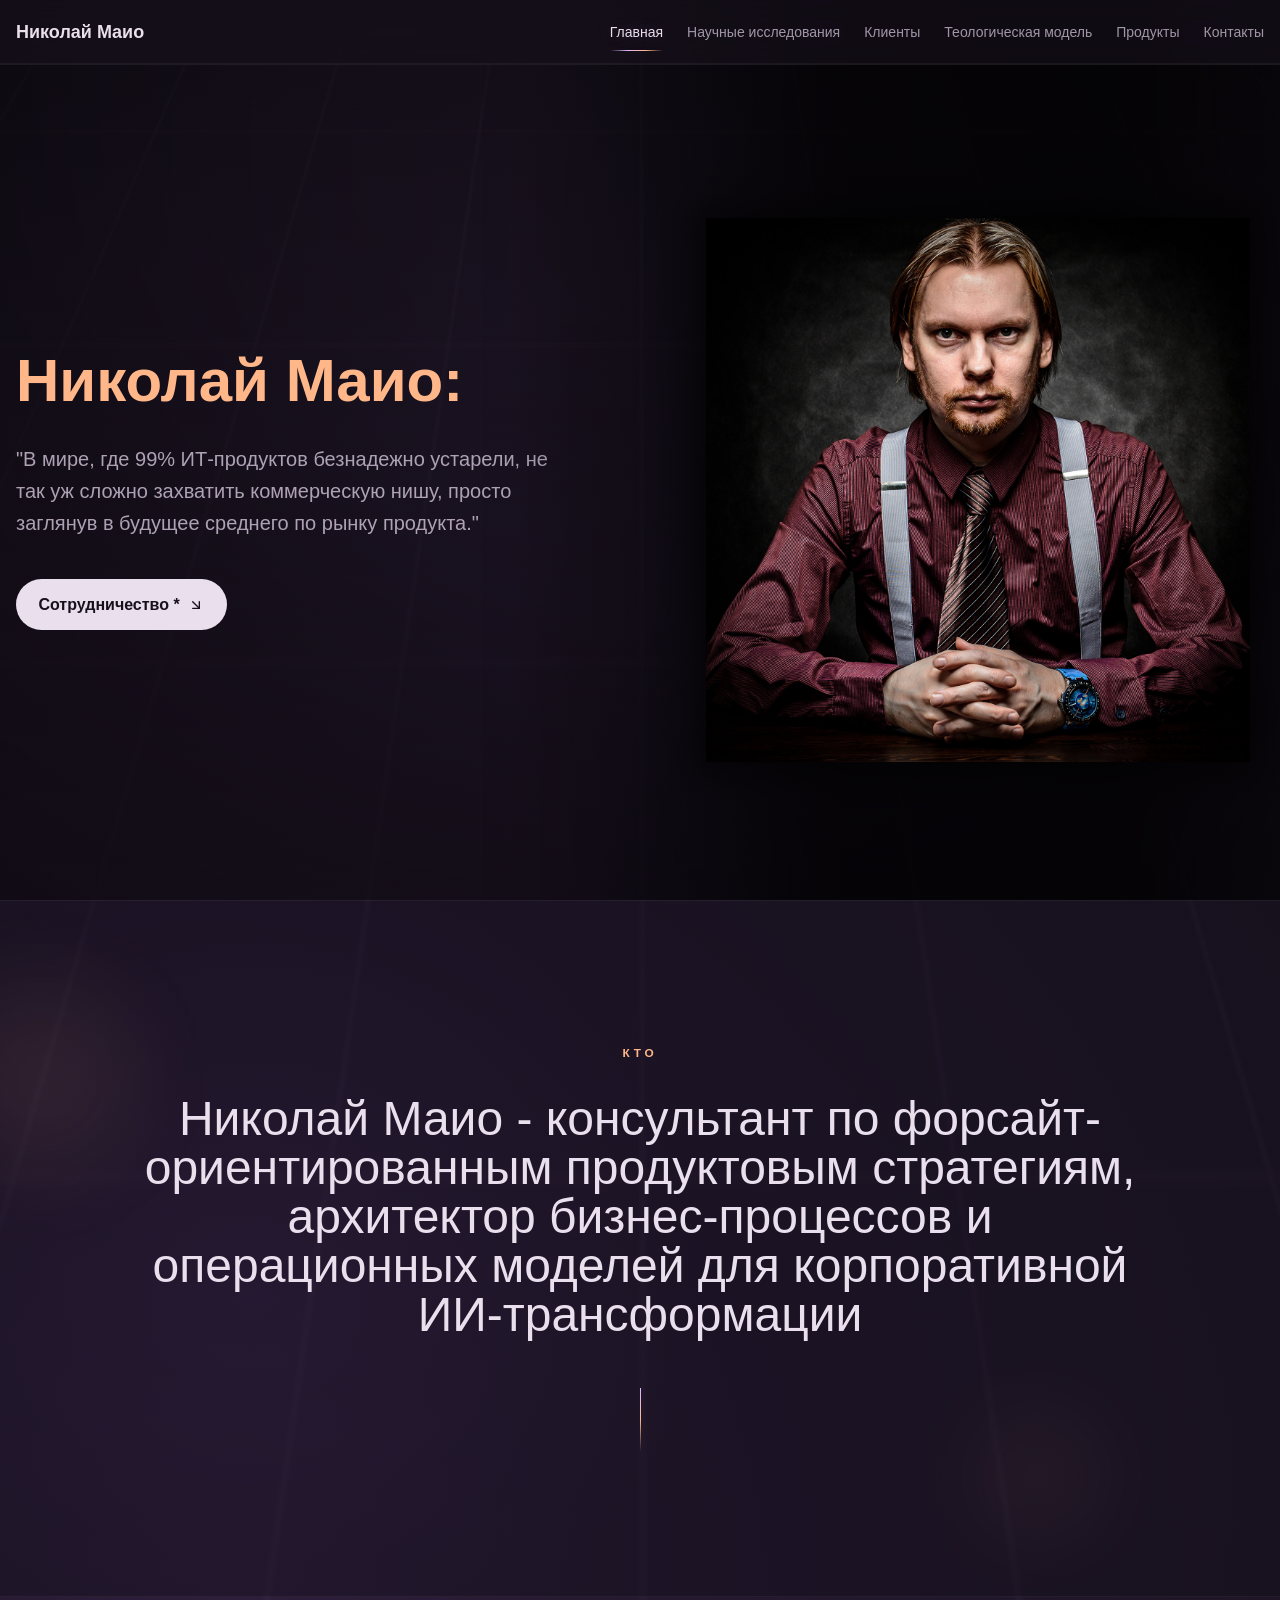
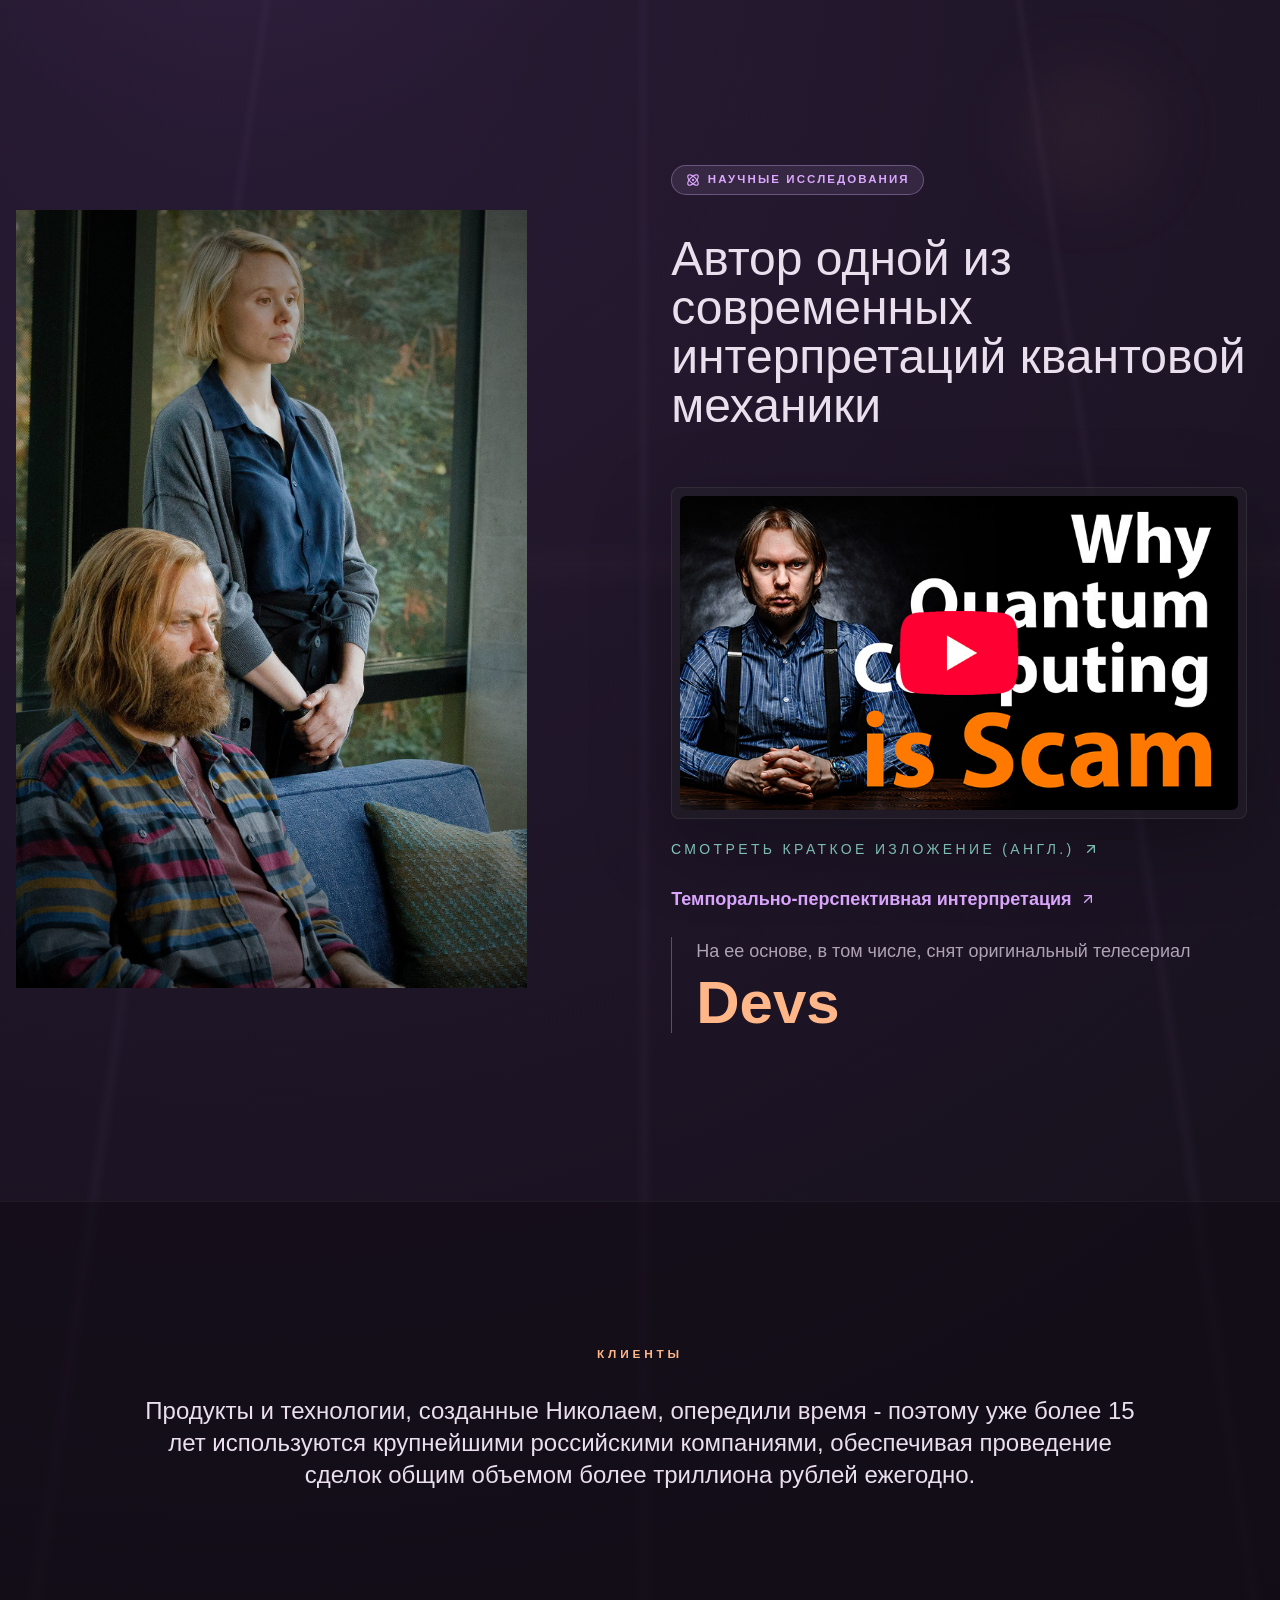
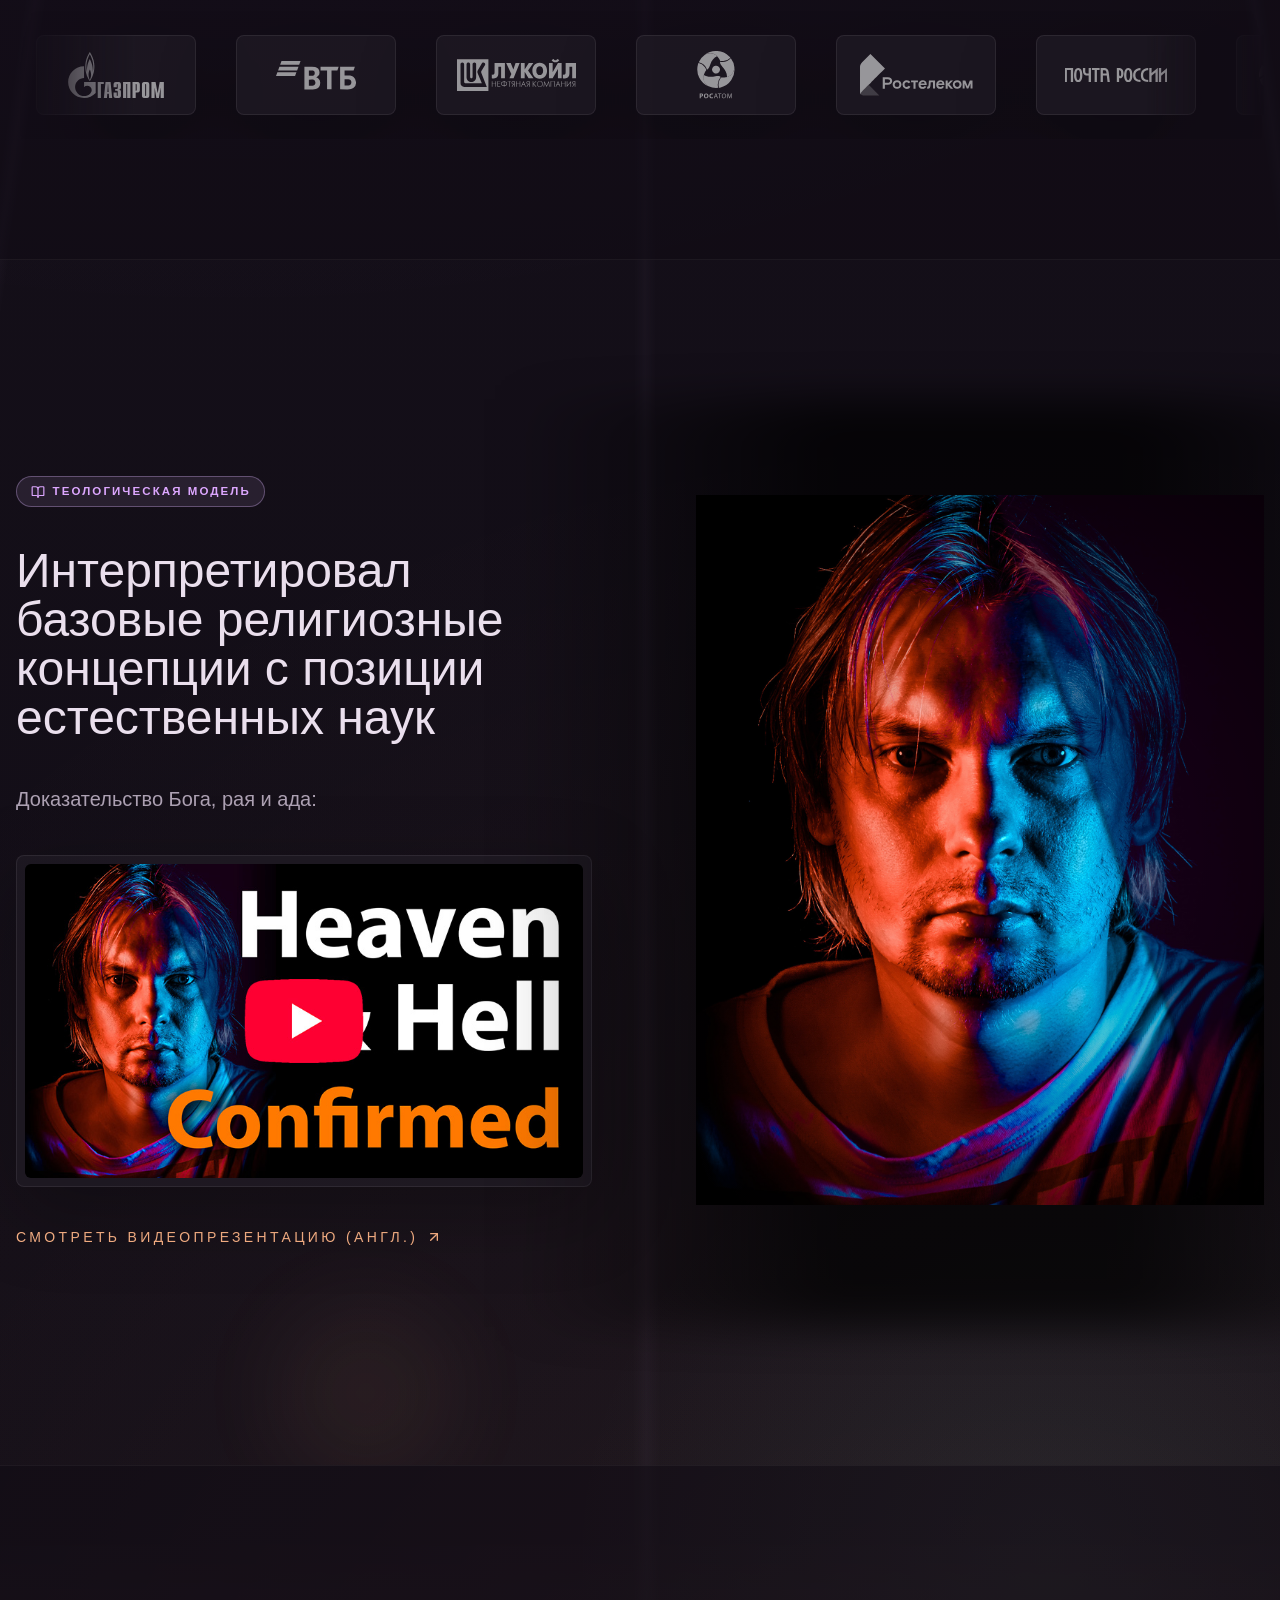
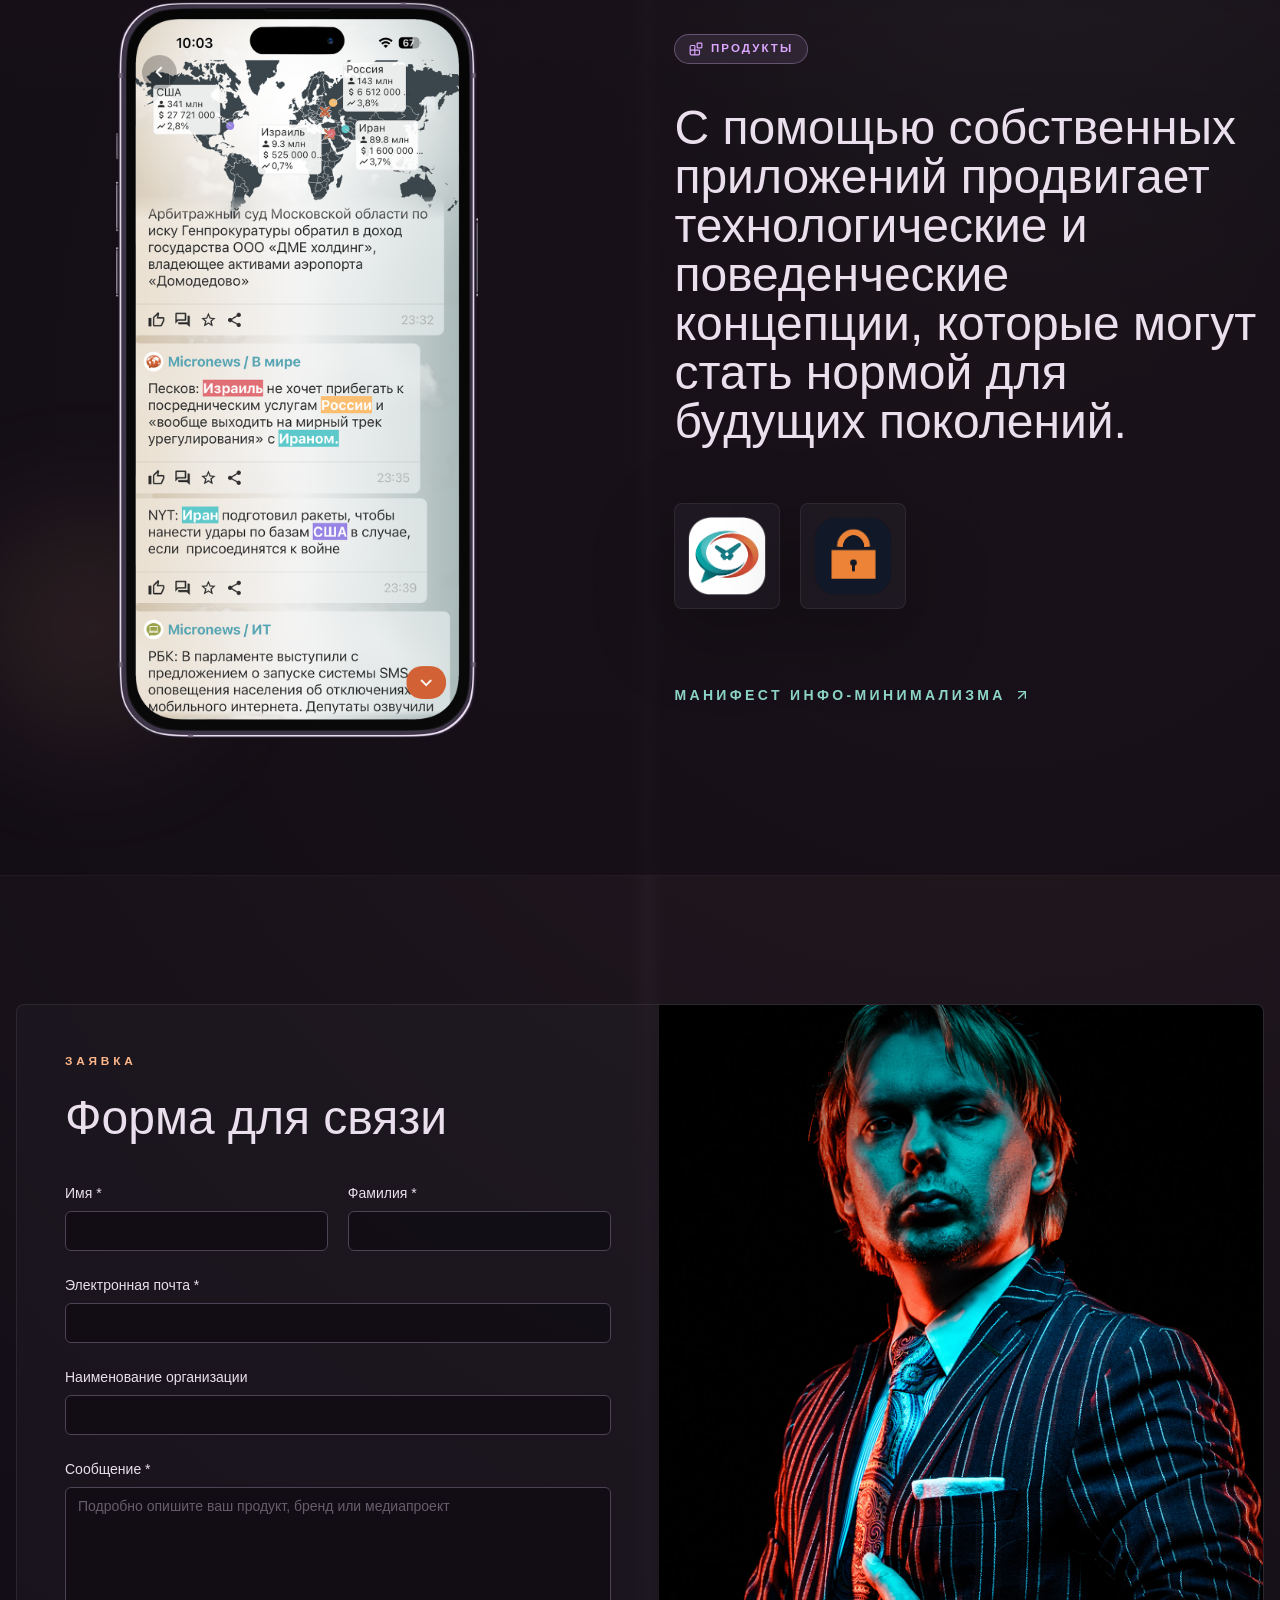
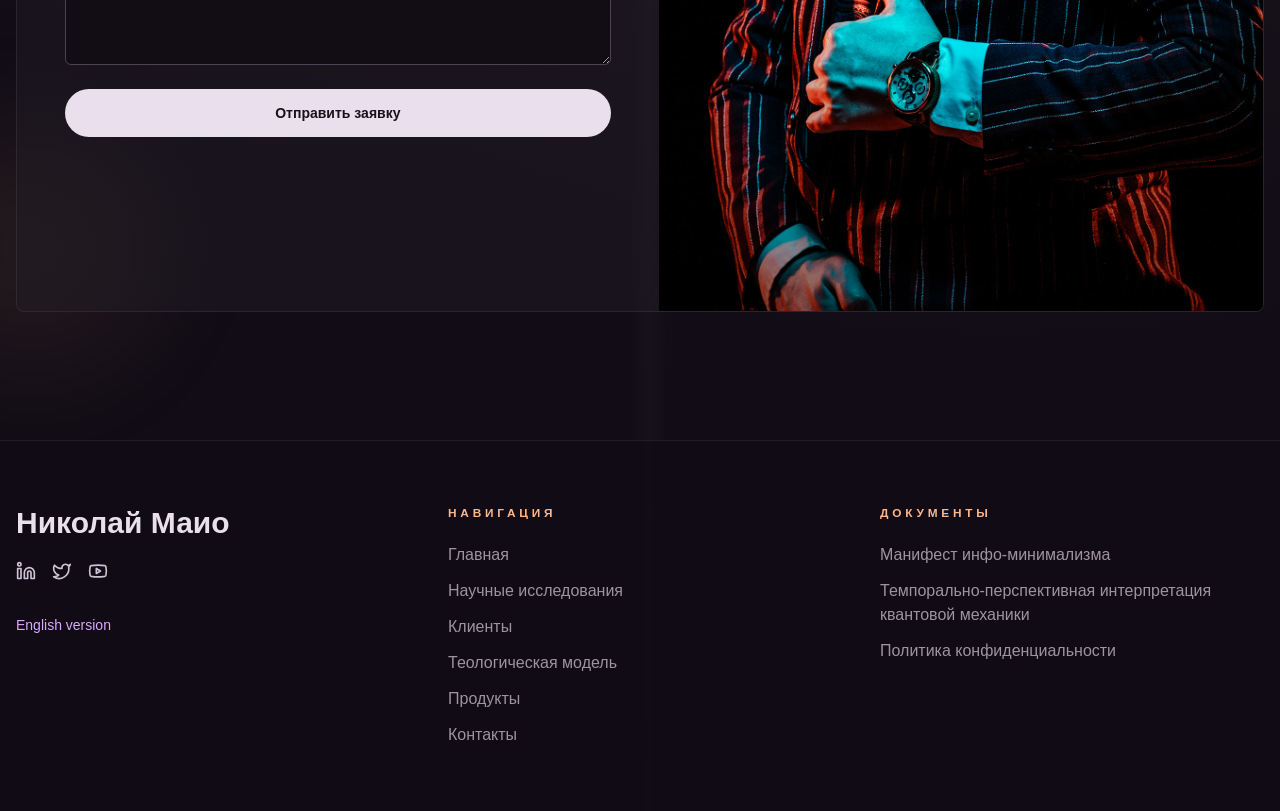
<file: index.html>
<!DOCTYPE html><html lang="ru"><head><meta charSet="utf-8"/><meta name="viewport" content="width=device-width, initial-scale=1"/><link rel="preload" as="image" href="/ru/nick.jpg"/><link rel="preload" as="image" href="/ru/devs.jpg"/><link rel="preload" as="image" href="/ru/quantum_maio_thumb.jpg"/><link rel="preload" as="image" href="/ru/clients/gazprom.svg"/><link rel="preload" as="image" href="/ru/clients/VTB.svg"/><link rel="preload" as="image" href="/ru/clients/lukoil.svg"/><link rel="preload" as="image" href="/ru/clients/rosatom.svg"/><link rel="preload" as="image" href="/ru/clients/rostelecom.svg"/><link rel="preload" as="image" href="/ru/clients/post.svg"/><link rel="preload" as="image" href="/ru/clients/rosseti.svg"/><link rel="stylesheet" href="/_next/static/css/11b4d76c4d2dee82.css" data-precedence="next"/><link rel="preload" as="script" fetchPriority="low" href="/_next/static/chunks/webpack-5646131f2cf6177f.js"/><script src="/_next/static/chunks/4bd1b696-b44088a90efca9a7.js" async=""></script><script src="/_next/static/chunks/684-a5fecf3900ed57d3.js" async=""></script><script src="/_next/static/chunks/main-app-c3ddbac68906069f.js" async=""></script><script src="/_next/static/chunks/197-1fffbb0ec9738f6f.js" async=""></script><script src="/_next/static/chunks/app/page-63a7f89c8f5fd63b.js" async=""></script><link rel="preload" as="image" href="/ru/clients/bank_open.svg"/><link rel="preload" as="image" href="/ru/clients/metro_spb.svg"/><link rel="preload" as="image" href="/ru/clients/alrosa.svg"/><link rel="preload" as="image" href="/ru/religion_maio_thumb.jpg"/><link rel="preload" as="image" href="/ru/maio.jpg"/><link rel="preload" as="image" href="/ru/gov24.png"/><link rel="preload" as="image" href="/ru/app_1.png"/><link rel="preload" as="image" href="/ru/app_3.png"/><link rel="preload" as="image" href="/ru/nick_maio.jpg"/><link rel="apple-touch-icon" sizes="180x180" href="/ru/ico/apple-touch-icon.png"/><link rel="icon" type="image/png" sizes="32x32" href="/ru/ico/favicon-32x32.png"/><link rel="icon" type="image/png" sizes="16x16" href="/ru/ico/favicon-16x16.png"/><link rel="manifest" href="/ru/ico/site.webmanifest"/><script type="application/ld+json">{"@context":"https://schema.org","@graph":[{"@type":"Person","@id":"https://nickmaio.ru/#person","name":"Николай Маио","url":"https://nickmaio.ru","image":"https://nickmaio.ru/ru/nick.jpg","jobTitle":"Форсайт-консультант, ИТ-руководитель","description":"Николай Маио — консультант по форсайт-ориентированным продуктовым стратегиям, архитектор бизнес-процессов и операционных моделей для корпоративной ИИ-трансформации","knowsAbout":["форсайт-консалтинг","продуктовая стратегия","ИИ-трансформация","бизнес-процессы","управление ИТ-проектами"],"sameAs":["https://www.linkedin.com/in/n-maio","https://x.com/n_maio","https://www.youtube.com/@maio-ru","https://www.youtube.com/@maio-en","https://github.com/nickmaio"]},{"@type":"WebSite","@id":"https://nickmaio.ru/#website","name":"Николай Маио","url":"https://nickmaio.ru","inLanguage":"ru","publisher":{"@id":"https://nickmaio.ru/#person"}}]}</script><title>Николай Маио — форсайт-консультант, ИТ-руководитель</title><meta name="description" content="Николай Маио — консультант по форсайт-ориентированным продуктовым стратегиям, архитектор бизнес-процессов и операционных моделей для корпоративной ИИ-трансформации"/><meta name="robots" content="index, follow"/><link rel="canonical" href="https://nickmaio.ru"/><link rel="alternate" hrefLang="ru" href="https://nickmaio.ru"/><link rel="alternate" hrefLang="en" href="https://nickmaio.com"/><link rel="alternate" hrefLang="x-default" href="https://nickmaio.com"/><meta property="og:title" content="Николай Маио — форсайт-консультант, ИТ-руководитель"/><meta property="og:description" content="Николай Маио — консультант по форсайт-ориентированным продуктовым стратегиям, архитектор бизнес-процессов и операционных моделей для корпоративной ИИ-трансформации"/><meta property="og:url" content="https://nickmaio.ru"/><meta property="og:site_name" content="Николай Маио"/><meta property="og:locale" content="ru_RU"/><meta property="og:image" content="https://nickmaio.ru/ru/nick.jpg"/><meta property="og:image:width" content="1500"/><meta property="og:image:height" content="1500"/><meta property="og:image:alt" content="Николай Маио"/><meta property="og:type" content="website"/><meta name="twitter:card" content="summary_large_image"/><meta name="twitter:title" content="Николай Маио — форсайт-консультант, ИТ-руководитель"/><meta name="twitter:description" content="Николай Маио — консультант по форсайт-ориентированным продуктовым стратегиям, архитектор бизнес-процессов и операционных моделей для корпоративной ИИ-трансформации"/><meta name="twitter:image" content="https://nickmaio.ru/ru/nick.jpg"/><link rel="icon" href="/favicon.ico" type="image/x-icon" sizes="16x16"/><script>document.querySelectorAll('body link[rel="icon"], body link[rel="apple-touch-icon"]').forEach(el => document.head.appendChild(el))</script><script src="/_next/static/chunks/polyfills-42372ed130431b0a.js" noModule=""></script></head><body class="antialiased"><div hidden=""><!--$--><!--/$--></div><div class="site-shell"><div class="site-content"><header class="fixed left-0 right-0 top-0 z-50 border-b border-white/5 bg-[#16111b]/70 backdrop-blur-xl"><div class="absolute bottom-0 left-0 h-px w-full bg-[#eadfed]/5"><div class="h-full bg-gradient-to-r from-[#8dd6c8] via-[#ddb7ff] to-[#ffb689] shadow-[0_0_14px_rgba(221,183,255,0.65)] transition-[width] duration-150" style="width:0%"></div></div><nav class="nm-container flex h-16 items-center justify-between"><a href="#top" class="text-lg font-semibold text-[#eadfed]">Николай Маио</a><div class="hidden items-center gap-6 text-sm text-[#cfc2d6]/75 md:flex"><a class="nm-nav-link nm-nav-link-active" href="#top">Главная</a><a class="nm-nav-link " href="#emergent-physics">Научные исследования</a><a class="nm-nav-link " href="#clients">Клиенты</a><a class="nm-nav-link " href="#theological-framework">Теологическая модель</a><a class="nm-nav-link " href="#products">Продукты</a><a class="nm-nav-link " href="#contact">Контакты</a></div><button type="button" class="inline-flex h-10 w-10 items-center justify-center rounded-full border border-[#eadfed]/10 bg-[#231e27]/70 text-[#eadfed] transition-colors hover:border-[#ddb7ff]/40 hover:text-[#ddb7ff] md:hidden" aria-label="Открыть меню" aria-expanded="false"><svg xmlns="http://www.w3.org/2000/svg" width="24" height="24" viewBox="0 0 24 24" fill="none" stroke="currentColor" stroke-width="2" stroke-linecap="round" stroke-linejoin="round" class="lucide lucide-menu h-5 w-5" aria-hidden="true"><path d="M4 12h16"></path><path d="M4 18h16"></path><path d="M4 6h16"></path></svg></button></nav></header><section id="top" class="nm-section flex min-h-screen items-center pt-20"><div class="nm-container grid w-full grid-cols-1 items-center gap-12 py-16 lg:grid-cols-[1.02fr_0.98fr] lg:gap-20"><div class="nm-mobile-copy relative order-2 animate-fade-in-left lg:order-1 lg:py-10 lg:pr-4 xl:pr-8"><h1 class="nm-heading mb-8 max-w-3xl text-5xl md:text-6xl"><span class="font-semibold text-[#ffb689]">Николай Маио:</span></h1><p class="nm-muted mb-10 max-w-xl text-lg leading-8 md:text-xl">&quot;В мире, где 99% ИТ-продуктов безнадежно устарели, не так уж сложно захватить коммерческую нишу, просто заглянув в будущее среднего по рынку продукта.&quot;</p><div class="flex flex-col gap-4 sm:flex-row"><div class="nm-magnetic "><a href="#contact" class="nm-button">Сотрудничество *<svg xmlns="http://www.w3.org/2000/svg" width="24" height="24" viewBox="0 0 24 24" fill="none" stroke="currentColor" stroke-width="2" stroke-linecap="round" stroke-linejoin="round" class="lucide lucide-arrow-down-right h-4 w-4" aria-hidden="true"><path d="m7 7 10 10"></path><path d="M17 7v10H7"></path></svg></a></div></div></div><div class="nm-hero-visual relative order-1 flex animate-fade-in-right justify-center overflow-visible lg:order-2"><div class="nm-hero-photo nm-portrait-vignette relative z-10 flex aspect-square w-full max-w-[34rem] items-center justify-center"><img src="/ru/nick.jpg" alt="Николай Маио" class="h-full w-full object-contain object-center"/></div></div></div></section><section id="bio" class="nm-section border-y border-[#eadfed]/5 bg-[#110c15]/35 py-28 md:py-36"><div aria-hidden="true" class="nm-section-meta">Профиль</div><div aria-hidden="true" class="nm-warm-orb nm-warm-orb-md -left-24 top-10 opacity-60"></div><div aria-hidden="true" class="nm-warm-orb nm-warm-orb-sm bottom-8 right-[12%] opacity-45"></div><div class="reveal "><div class="nm-container text-center"><p class="nm-kicker mb-8">Кто</p><h2 class="nm-heading mx-auto max-w-5xl text-3xl md:text-5xl">Николай Маио - консультант по форсайт-ориентированным продуктовым стратегиям, архитектор бизнес-процессов и операционных моделей для корпоративной ИИ-трансформации</h2><div class="mx-auto mt-12 h-16 w-px bg-gradient-to-b from-[#ddb7ff] via-[#ffb689] to-transparent"></div></div></div></section><section id="emergent-physics" class="nm-section py-24 md:py-32"><div aria-hidden="true" class="nm-section-meta">Научные исследования</div><div aria-hidden="true" class="nm-warm-orb nm-warm-orb-sm right-[8%] top-12 opacity-50"></div><div class="nm-container grid grid-cols-1 items-center gap-10 lg:grid-cols-[0.9fr_1.1fr] lg:gap-28"><div class="reveal "><div class="relative min-h-[28rem] overflow-hidden bg-[#050407] lg:min-h-[44rem]"><div class="absolute -left-10 bottom-6 h-52 w-52 rounded-full bg-[#8dd6c8]/10 blur-3xl"></div><div class="nm-portrait-vignette absolute inset-0"><img src="/ru/devs.jpg" alt="Кадр из сериала Devs" class="h-full w-full object-cover object-center"/></div></div></div><div class="reveal "><div class="nm-mobile-copy nm-mobile-copy-spacious lg:py-10 lg:pl-4 xl:pl-8"><div class="nm-chip mb-10 border-[#8dd6c8]/30 bg-[#8dd6c8]/10 text-[#8dd6c8]"><svg xmlns="http://www.w3.org/2000/svg" width="24" height="24" viewBox="0 0 24 24" fill="none" stroke="currentColor" stroke-width="2" stroke-linecap="round" stroke-linejoin="round" class="lucide lucide-atom h-3.5 w-3.5" aria-hidden="true"><circle cx="12" cy="12" r="1"></circle><path d="M20.2 20.2c2.04-2.03.02-7.36-4.5-11.9-4.54-4.52-9.87-6.54-11.9-4.5-2.04 2.03-.02 7.36 4.5 11.9 4.54 4.52 9.87 6.54 11.9 4.5Z"></path><path d="M15.7 15.7c4.52-4.54 6.54-9.87 4.5-11.9-2.03-2.04-7.36-.02-11.9 4.5-4.52 4.54-6.54 9.87-4.5 11.9 2.03 2.04 7.36.02 11.9-4.5Z"></path></svg>Научные исследования</div><h2 class="nm-heading mb-14 text-4xl md:text-5xl">Автор одной из современных интерпретаций квантовой механики</h2><div class="nm-magnetic mb-6 block max-w-xl"><a href="https://www.youtube.com/watch?v=zAna4nBZNZk" target="_blank" rel="noreferrer" class="group block"><div class="nm-glass nm-card-hover overflow-hidden rounded-lg p-2"><img src="/ru/quantum_maio_thumb.jpg" alt="Краткое изложение темпорально-перспективной интерпретации квантовой механики" class="w-full rounded-md object-cover transition-transform duration-700 group-hover:scale-[1.025]"/></div><span class="mt-5 inline-flex items-center gap-2 text-sm uppercase tracking-[0.24em] text-[#8dd6c8]">Смотреть краткое изложение (англ.)<svg xmlns="http://www.w3.org/2000/svg" width="24" height="24" viewBox="0 0 24 24" fill="none" stroke="currentColor" stroke-width="2" stroke-linecap="round" stroke-linejoin="round" class="lucide lucide-arrow-up-right h-4 w-4 transition-transform group-hover:-translate-y-0.5 group-hover:translate-x-0.5" aria-hidden="true"><path d="M7 7h10v10"></path><path d="M7 17 17 7"></path></svg></span></a></div><a href="https://github.com/nickmaio/temporal-research" target="_blank" rel="noreferrer" class="nm-link group inline-flex items-center gap-2 text-lg font-semibold mb-6">Темпорально-перспективная интерпретация<svg xmlns="http://www.w3.org/2000/svg" width="24" height="24" viewBox="0 0 24 24" fill="none" stroke="currentColor" stroke-width="2" stroke-linecap="round" stroke-linejoin="round" class="lucide lucide-arrow-up-right h-4 w-4 transition-transform group-hover:-translate-y-0.5 group-hover:translate-x-0.5" aria-hidden="true"><path d="M7 7h10v10"></path><path d="M7 17 17 7"></path></svg></a><div class="border-l border-[#ffb689]/35 pl-6"><span class="nm-muted text-lg">На ее основе, в том числе, снят оригинальный телесериал</span><p class="text-5xl font-semibold text-[#ffb689] md:text-6xl mt-2">Devs</p></div></div></div></div></section><div class="reveal "><section id="clients" class="nm-section border-y border-[#eadfed]/5 bg-[#110c15]/55 py-28 md:py-36"><div aria-hidden="true" class="nm-section-meta nm-section-meta-right">Клиенты</div><div class="nm-container"><div class="mx-auto mb-20 max-w-5xl text-center"><p class="nm-kicker mb-8 text-[#cfc2d6]/55">Клиенты</p><p class="text-xl leading-8 text-[#eadfed] md:text-2xl">Продукты и технологии, созданные Николаем, опередили время - поэтому уже более 15 лет используются крупнейшими российскими компаниями, обеспечивая проведение сделок общим объемом более триллиона рублей ежегодно.</p></div><div class="relative -my-6 mt-10 inline-flex w-full flex-nowrap overflow-hidden py-6 [mask-image:_linear-gradient(to_right,transparent_0,_black_120px,_black_calc(100%-120px),transparent_100%)]"><div class="flex animate-infinite-scroll"><div class="mx-5 flex shrink-0 items-center justify-center"><div class="nm-magnetic "><div class="nm-glass nm-logo-card flex h-20 w-40 items-center justify-center rounded-lg px-5"><img src="/ru/clients/gazprom.svg" alt="Газпром" class="max-h-12 max-w-32 object-contain"/></div></div></div><div class="mx-5 flex shrink-0 items-center justify-center"><div class="nm-magnetic "><div class="nm-glass nm-logo-card flex h-20 w-40 items-center justify-center rounded-lg px-5"><img src="/ru/clients/VTB.svg" alt="ВТБ" class="max-h-12 max-w-32 object-contain"/></div></div></div><div class="mx-5 flex shrink-0 items-center justify-center"><div class="nm-magnetic "><div class="nm-glass nm-logo-card flex h-20 w-40 items-center justify-center rounded-lg px-5"><img src="/ru/clients/lukoil.svg" alt="Лукойл" class="max-h-12 max-w-32 object-contain"/></div></div></div><div class="mx-5 flex shrink-0 items-center justify-center"><div class="nm-magnetic "><div class="nm-glass nm-logo-card flex h-20 w-40 items-center justify-center rounded-lg px-5"><img src="/ru/clients/rosatom.svg" alt="Росатом" class="max-h-12 max-w-32 object-contain"/></div></div></div><div class="mx-5 flex shrink-0 items-center justify-center"><div class="nm-magnetic "><div class="nm-glass nm-logo-card flex h-20 w-40 items-center justify-center rounded-lg px-5"><img src="/ru/clients/rostelecom.svg" alt="Ростелеком" class="max-h-12 max-w-32 object-contain"/></div></div></div><div class="mx-5 flex shrink-0 items-center justify-center"><div class="nm-magnetic "><div class="nm-glass nm-logo-card flex h-20 w-40 items-center justify-center rounded-lg px-5"><img src="/ru/clients/post.svg" alt="Почта России" class="max-h-12 max-w-32 object-contain"/></div></div></div><div class="mx-5 flex shrink-0 items-center justify-center"><div class="nm-magnetic "><div class="nm-glass nm-logo-card flex h-20 w-40 items-center justify-center rounded-lg px-5"><img src="/ru/clients/rosseti.svg" alt="Россети" class="max-h-12 max-w-32 object-contain"/></div></div></div><div class="mx-5 flex shrink-0 items-center justify-center"><div class="nm-magnetic "><div class="nm-glass nm-logo-card flex h-20 w-40 items-center justify-center rounded-lg px-5"><img src="/ru/clients/bank_open.svg" alt="Банк Открытие" class="max-h-12 max-w-32 object-contain"/></div></div></div><div class="mx-5 flex shrink-0 items-center justify-center"><div class="nm-magnetic "><div class="nm-glass nm-logo-card flex h-20 w-40 items-center justify-center rounded-lg px-5"><img src="/ru/clients/metro_spb.svg" alt="Метро СПб" class="max-h-12 max-w-32 object-contain"/></div></div></div><div class="mx-5 flex shrink-0 items-center justify-center"><div class="nm-magnetic "><div class="nm-glass nm-logo-card flex h-20 w-40 items-center justify-center rounded-lg px-5"><img src="/ru/clients/alrosa.svg" alt="Алроса" class="max-h-12 max-w-32 object-contain"/></div></div></div></div><div class="flex animate-infinite-scroll"><div class="mx-5 flex shrink-0 items-center justify-center"><div class="nm-magnetic "><div class="nm-glass nm-logo-card flex h-20 w-40 items-center justify-center rounded-lg px-5"><img src="/ru/clients/gazprom.svg" alt="Газпром" class="max-h-12 max-w-32 object-contain"/></div></div></div><div class="mx-5 flex shrink-0 items-center justify-center"><div class="nm-magnetic "><div class="nm-glass nm-logo-card flex h-20 w-40 items-center justify-center rounded-lg px-5"><img src="/ru/clients/VTB.svg" alt="ВТБ" class="max-h-12 max-w-32 object-contain"/></div></div></div><div class="mx-5 flex shrink-0 items-center justify-center"><div class="nm-magnetic "><div class="nm-glass nm-logo-card flex h-20 w-40 items-center justify-center rounded-lg px-5"><img src="/ru/clients/lukoil.svg" alt="Лукойл" class="max-h-12 max-w-32 object-contain"/></div></div></div><div class="mx-5 flex shrink-0 items-center justify-center"><div class="nm-magnetic "><div class="nm-glass nm-logo-card flex h-20 w-40 items-center justify-center rounded-lg px-5"><img src="/ru/clients/rosatom.svg" alt="Росатом" class="max-h-12 max-w-32 object-contain"/></div></div></div><div class="mx-5 flex shrink-0 items-center justify-center"><div class="nm-magnetic "><div class="nm-glass nm-logo-card flex h-20 w-40 items-center justify-center rounded-lg px-5"><img src="/ru/clients/rostelecom.svg" alt="Ростелеком" class="max-h-12 max-w-32 object-contain"/></div></div></div><div class="mx-5 flex shrink-0 items-center justify-center"><div class="nm-magnetic "><div class="nm-glass nm-logo-card flex h-20 w-40 items-center justify-center rounded-lg px-5"><img src="/ru/clients/post.svg" alt="Почта России" class="max-h-12 max-w-32 object-contain"/></div></div></div><div class="mx-5 flex shrink-0 items-center justify-center"><div class="nm-magnetic "><div class="nm-glass nm-logo-card flex h-20 w-40 items-center justify-center rounded-lg px-5"><img src="/ru/clients/rosseti.svg" alt="Россети" class="max-h-12 max-w-32 object-contain"/></div></div></div><div class="mx-5 flex shrink-0 items-center justify-center"><div class="nm-magnetic "><div class="nm-glass nm-logo-card flex h-20 w-40 items-center justify-center rounded-lg px-5"><img src="/ru/clients/bank_open.svg" alt="Банк Открытие" class="max-h-12 max-w-32 object-contain"/></div></div></div><div class="mx-5 flex shrink-0 items-center justify-center"><div class="nm-magnetic "><div class="nm-glass nm-logo-card flex h-20 w-40 items-center justify-center rounded-lg px-5"><img src="/ru/clients/metro_spb.svg" alt="Метро СПб" class="max-h-12 max-w-32 object-contain"/></div></div></div><div class="mx-5 flex shrink-0 items-center justify-center"><div class="nm-magnetic "><div class="nm-glass nm-logo-card flex h-20 w-40 items-center justify-center rounded-lg px-5"><img src="/ru/clients/alrosa.svg" alt="Алроса" class="max-h-12 max-w-32 object-contain"/></div></div></div></div></div></div></section></div><section id="theological-framework" class="nm-section py-32 md:py-44"><div aria-hidden="true" class="nm-section-meta">Теологическая модель</div><div aria-hidden="true" class="nm-warm-orb nm-warm-orb-md -bottom-16 left-[18%] opacity-45"></div><div class="nm-container grid grid-cols-1 items-center gap-10 lg:grid-cols-[1.04fr_0.96fr] lg:gap-16"><div class="reveal "><div class="nm-mobile-copy nm-mobile-copy-spacious lg:py-10 lg:pr-4 xl:pr-8"><div class="nm-chip mb-10 border-[#ffb689]/30 bg-[#ffb689]/10 text-[#ffb689]"><svg xmlns="http://www.w3.org/2000/svg" width="24" height="24" viewBox="0 0 24 24" fill="none" stroke="currentColor" stroke-width="2" stroke-linecap="round" stroke-linejoin="round" class="lucide lucide-book-open h-3.5 w-3.5" aria-hidden="true"><path d="M12 7v14"></path><path d="M3 18a1 1 0 0 1-1-1V4a1 1 0 0 1 1-1h5a4 4 0 0 1 4 4 4 4 0 0 1 4-4h5a1 1 0 0 1 1 1v13a1 1 0 0 1-1 1h-6a3 3 0 0 0-3 3 3 3 0 0 0-3-3z"></path></svg>Теологическая модель</div><h2 class="nm-heading mb-10 text-4xl md:text-5xl">Интерпретировал базовые религиозные концепции с позиции естественных наук</h2><p class="nm-muted mb-10 max-w-2xl text-xl leading-8">Доказательство Бога, рая и ада:</p><div class="nm-magnetic block max-w-xl"><a href="https://www.youtube.com/watch?v=LnyIj-6q6wY" target="_blank" rel="noreferrer" class="group block"><div class="nm-glass nm-card-hover overflow-hidden rounded-lg p-2"><img src="/ru/religion_maio_thumb.jpg" alt="Презентация Николая Маио о религиозных концепциях" class="w-full rounded-md object-cover transition-transform duration-700 group-hover:scale-[1.025]"/></div><span class="mt-10 inline-flex items-center gap-2 text-sm uppercase tracking-[0.24em] text-[#ffb689]">Смотреть видеопрезентацию (англ.)<svg xmlns="http://www.w3.org/2000/svg" width="24" height="24" viewBox="0 0 24 24" fill="none" stroke="currentColor" stroke-width="2" stroke-linecap="round" stroke-linejoin="round" class="lucide lucide-arrow-up-right h-4 w-4 transition-transform group-hover:-translate-y-0.5 group-hover:translate-x-0.5" aria-hidden="true"><path d="M7 7h10v10"></path><path d="M7 17 17 7"></path></svg></span></a></div></div></div><div class="reveal "><div class="nm-photo-column relative min-h-[32rem] overflow-visible lg:min-h-[46rem]"><div class="nm-portrait-vignette absolute inset-0 flex items-center justify-center"><img src="/ru/maio.jpg" alt="Николай Маио" class="h-full w-full object-contain object-center"/></div></div></div></div></section><section id="products" class="nm-section border-y border-[#eadfed]/5 bg-[#110c15]/55 py-24 md:py-32"><div aria-hidden="true" class="nm-section-meta nm-section-meta-right">Продукты</div><div class="nm-container grid grid-cols-1 items-center gap-10 lg:grid-cols-[0.95fr_1.05fr] lg:gap-16"><div class="reveal "><div class="relative order-2 flex min-h-[30rem] items-center justify-center overflow-visible lg:order-1 lg:min-h-[46rem]"><div class="absolute -left-10 bottom-0 h-56 w-56 rounded-full bg-[#ffb689]/10 blur-3xl"></div><div class="relative z-10 flex h-full w-full items-center justify-center"><img src="/ru/gov24.png" alt="Приложение GOV24" class="h-[min(82vh,46rem)] w-auto max-w-full object-contain"/></div></div></div><div class="reveal "><div class="nm-mobile-copy order-1 lg:order-2 lg:py-10 lg:pl-4 xl:pl-8"><div class="nm-chip mb-10 border-[#8dd6c8]/30 bg-[#8dd6c8]/10 text-[#8dd6c8]"><svg xmlns="http://www.w3.org/2000/svg" width="24" height="24" viewBox="0 0 24 24" fill="none" stroke="currentColor" stroke-width="2" stroke-linecap="round" stroke-linejoin="round" class="lucide lucide-blocks h-3.5 w-3.5" aria-hidden="true"><path d="M10 22V7a1 1 0 0 0-1-1H4a2 2 0 0 0-2 2v12a2 2 0 0 0 2 2h12a2 2 0 0 0 2-2v-5a1 1 0 0 0-1-1H2"></path><rect x="14" y="2" width="8" height="8" rx="1"></rect></svg>Продукты</div><h2 class="nm-heading mb-14 text-4xl md:text-5xl">С помощью собственных приложений продвигает технологические и поведенческие концепции, которые могут стать нормой для будущих поколений.</h2><div class="mb-16 flex items-center gap-5"><div class="nm-magnetic "><a href="https://aeion.ru/" target="_blank" rel="noreferrer" class="nm-glass nm-card-hover block rounded-lg p-3"><img src="/ru/app_1.png" alt="Эйон" class="h-20 w-20 object-contain"/></a></div><div class="nm-magnetic "><a href="https://github.com/nickmaio/maio-quantum-box" target="_blank" rel="noreferrer" class="nm-glass nm-card-hover block rounded-lg p-3"><img src="/ru/app_3.png" alt="Maio Quantum Box" class="h-20 w-20 object-contain"/></a></div></div><a href="https://github.com/nickmaio/info-minimalism" target="_blank" rel="noreferrer" class="nm-link group inline-flex items-center gap-2 text-lg font-semibold"><span class="mt-3 inline-flex items-center gap-2 text-sm uppercase tracking-[0.24em] text-[#8dd6c8]">Манифест инфо-минимализма<svg xmlns="http://www.w3.org/2000/svg" width="24" height="24" viewBox="0 0 24 24" fill="none" stroke="currentColor" stroke-width="2" stroke-linecap="round" stroke-linejoin="round" class="lucide lucide-arrow-up-right h-4 w-4 transition-transform group-hover:-translate-y-0.5 group-hover:translate-x-0.5" aria-hidden="true"><path d="M7 7h10v10"></path><path d="M7 17 17 7"></path></svg></span></a></div></div></div></section><section id="contact" class="nm-section py-24 md:py-32"><div aria-hidden="true" class="nm-section-meta">Контакты</div><div aria-hidden="true" class="nm-warm-orb nm-warm-orb-lg -left-40 bottom-0 opacity-50"></div><div class="reveal "><div class="nm-container"><div class="grid grid-cols-1 overflow-hidden rounded-lg border border-[#eadfed]/8 bg-[#231e27]/45 backdrop-blur-xl lg:grid-cols-[1.03fr_0.97fr]"><div class="p-6 md:p-10 lg:p-12"><p class="nm-kicker mb-6">Заявка</p><h2 class="nm-heading mb-10 text-4xl md:text-5xl">Форма для связи</h2><form class="space-y-6"><div class="grid grid-cols-1 gap-5 md:grid-cols-2"><div><label class="mb-2 block text-sm font-medium text-[#eadfed]">Имя *</label><input class="flex h-10 w-full rounded-md border px-3 py-2 text-base ring-offset-background file:border-0 file:bg-transparent file:text-sm file:font-medium file:text-foreground focus-visible:outline-none focus-visible:ring-2 disabled:cursor-not-allowed disabled:opacity-50 md:text-sm border-[#4d4354] bg-[#110c15]/80 text-[#eadfed] placeholder:text-[#cfc2d6]/45 focus-visible:ring-[#ddb7ff] focus-visible:ring-offset-0" required="" name="firstName" value=""/></div><div><label class="mb-2 block text-sm font-medium text-[#eadfed]">Фамилия *</label><input class="flex h-10 w-full rounded-md border px-3 py-2 text-base ring-offset-background file:border-0 file:bg-transparent file:text-sm file:font-medium file:text-foreground focus-visible:outline-none focus-visible:ring-2 disabled:cursor-not-allowed disabled:opacity-50 md:text-sm border-[#4d4354] bg-[#110c15]/80 text-[#eadfed] placeholder:text-[#cfc2d6]/45 focus-visible:ring-[#ddb7ff] focus-visible:ring-offset-0" required="" name="lastName" value=""/></div></div><div><label class="mb-2 block text-sm font-medium text-[#eadfed]">Электронная почта *</label><input type="email" class="flex h-10 w-full rounded-md border px-3 py-2 text-base ring-offset-background file:border-0 file:bg-transparent file:text-sm file:font-medium file:text-foreground focus-visible:outline-none focus-visible:ring-2 disabled:cursor-not-allowed disabled:opacity-50 md:text-sm border-[#4d4354] bg-[#110c15]/80 text-[#eadfed] placeholder:text-[#cfc2d6]/45 focus-visible:ring-[#ddb7ff] focus-visible:ring-offset-0" required="" name="email" value=""/></div><div><label class="mb-2 block text-sm font-medium text-[#eadfed]">Наименование организации</label><input class="flex h-10 w-full rounded-md border px-3 py-2 text-base ring-offset-background file:border-0 file:bg-transparent file:text-sm file:font-medium file:text-foreground focus-visible:outline-none focus-visible:ring-2 disabled:cursor-not-allowed disabled:opacity-50 md:text-sm border-[#4d4354] bg-[#110c15]/80 text-[#eadfed] placeholder:text-[#cfc2d6]/45 focus-visible:ring-[#ddb7ff] focus-visible:ring-offset-0" name="subject" value=""/></div><div><label class="mb-2 block text-sm font-medium text-[#eadfed]">Сообщение *</label><textarea class="flex min-h-[80px] w-full rounded-md border px-3 py-2 text-sm ring-offset-background focus-visible:outline-none focus-visible:ring-2 disabled:cursor-not-allowed disabled:opacity-50 border-[#4d4354] bg-[#110c15]/80 text-[#eadfed] placeholder:text-[#cfc2d6]/45 focus-visible:ring-[#ddb7ff] focus-visible:ring-offset-0" placeholder="Подробно опишите ваш продукт, бренд или медиапроект" rows="8" name="message" required=""></textarea></div><div class="nm-magnetic nm-magnetic-wide"><button class="inline-flex items-center justify-center gap-2 whitespace-nowrap text-sm font-medium ring-offset-background transition-colors focus-visible:outline-none focus-visible:ring-2 focus-visible:ring-ring focus-visible:ring-offset-2 disabled:pointer-events-none disabled:opacity-50 [&amp;_svg]:pointer-events-none [&amp;_svg]:size-4 [&amp;_svg]:shrink-0 px-4 nm-button h-auto w-full rounded-full bg-[#eadfed] py-4 text-[#16111b] hover:bg-white" type="submit">Отправить заявку</button></div></form></div><div class="nm-portrait-vignette min-h-[24rem] bg-[#110c15] lg:min-h-full"><img src="/ru/nick_maio.jpg" alt="Николай Маио" class="h-full w-full object-cover"/></div></div></div></div></section><footer class="relative border-t border-[#eadfed]/8 bg-[#110c15]/85 py-16"><div class="nm-container grid grid-cols-1 gap-12 md:grid-cols-3"><div><h2 class="mb-5 text-3xl font-bold text-[#eadfed]">Николай Маио</h2><div class="mb-8 flex items-center gap-4"><a href="https://www.linkedin.com/in/n-maio" class="text-[#cfc2d6] transition-colors hover:text-[#ddb7ff]" aria-label="LinkedIn"><svg xmlns="http://www.w3.org/2000/svg" width="24" height="24" viewBox="0 0 24 24" fill="none" stroke="currentColor" stroke-width="2" stroke-linecap="round" stroke-linejoin="round" class="lucide lucide-linkedin h-5 w-5" aria-hidden="true"><path d="M16 8a6 6 0 0 1 6 6v7h-4v-7a2 2 0 0 0-2-2 2 2 0 0 0-2 2v7h-4v-7a6 6 0 0 1 6-6z"></path><rect width="4" height="12" x="2" y="9"></rect><circle cx="4" cy="4" r="2"></circle></svg></a><a href="https://x.com/n_maio" class="text-[#cfc2d6] transition-colors hover:text-[#ddb7ff]" aria-label="X"><svg xmlns="http://www.w3.org/2000/svg" width="24" height="24" viewBox="0 0 24 24" fill="none" stroke="currentColor" stroke-width="2" stroke-linecap="round" stroke-linejoin="round" class="lucide lucide-twitter h-5 w-5" aria-hidden="true"><path d="M22 4s-.7 2.1-2 3.4c1.6 10-9.4 17.3-18 11.6 2.2.1 4.4-.6 6-2C3 15.5.5 9.6 3 5c2.2 2.6 5.6 4.1 9 4-.9-4.2 4-6.6 7-3.8 1.1 0 3-1.2 3-1.2z"></path></svg></a><a href="https://www.youtube.com/@maio-en" class="text-[#cfc2d6] transition-colors hover:text-[#8dd6c8]" aria-label="YouTube English"><svg xmlns="http://www.w3.org/2000/svg" width="24" height="24" viewBox="0 0 24 24" fill="none" stroke="currentColor" stroke-width="2" stroke-linecap="round" stroke-linejoin="round" class="lucide lucide-youtube h-5 w-5" aria-hidden="true"><path d="M2.5 17a24.12 24.12 0 0 1 0-10 2 2 0 0 1 1.4-1.4 49.56 49.56 0 0 1 16.2 0A2 2 0 0 1 21.5 7a24.12 24.12 0 0 1 0 10 2 2 0 0 1-1.4 1.4 49.55 49.55 0 0 1-16.2 0A2 2 0 0 1 2.5 17"></path><path d="m10 15 5-3-5-3z"></path></svg></a></div><a href="https://nickmaio.com/" class="nm-link text-sm">English version</a></div><div><h3 class="nm-kicker mb-5">Навигация</h3><ul class="space-y-3 text-[#cfc2d6]/75"><li><a href="#top" class="transition-colors hover:text-[#ddb7ff]">Главная</a></li><li><a href="#emergent-physics" class="transition-colors hover:text-[#ddb7ff]">Научные исследования</a></li><li><a href="#clients" class="transition-colors hover:text-[#ddb7ff]">Клиенты</a></li><li><a href="#theological-framework" class="transition-colors hover:text-[#ddb7ff]">Теологическая модель</a></li><li><a href="#products" class="transition-colors hover:text-[#ddb7ff]">Продукты</a></li><li><a href="#contact" class="transition-colors hover:text-[#ddb7ff]">Контакты</a></li></ul></div><div><h3 class="nm-kicker mb-5">Документы</h3><ul class="space-y-3 text-[#cfc2d6]/75"><li><a href="https://github.com/nickmaio/info-minimalism" target="_blank" rel="noreferrer" class="transition-colors hover:text-[#ddb7ff]">Манифест инфо-минимализма</a></li><li><a href="https://github.com/nickmaio/temporal-research" target="_blank" rel="noreferrer" class="transition-colors hover:text-[#ddb7ff]">Темпорально-перспективная интерпретация квантовой механики</a></li><li><a href="/privacy" class="transition-colors hover:text-[#ddb7ff]">Политика конфиденциальности</a></li></ul></div></div></footer></div></div><!--$--><!--/$--><script src="/_next/static/chunks/webpack-5646131f2cf6177f.js" async=""></script><script>(self.__next_f=self.__next_f||[]).push([0])</script><script>self.__next_f.push([1,"1:\"$Sreact.fragment\"\n2:I[7555,[],\"\"]\n3:I[1295,[],\"\"]\n4:I[8557,[\"197\",\"static/chunks/197-1fffbb0ec9738f6f.js\",\"974\",\"static/chunks/app/page-63a7f89c8f5fd63b.js\"],\"default\"]\n5:I[2717,[\"197\",\"static/chunks/197-1fffbb0ec9738f6f.js\",\"974\",\"static/chunks/app/page-63a7f89c8f5fd63b.js\"],\"default\"]\n6:I[1788,[\"197\",\"static/chunks/197-1fffbb0ec9738f6f.js\",\"974\",\"static/chunks/app/page-63a7f89c8f5fd63b.js\"],\"default\"]\n7:I[7462,[\"197\",\"static/chunks/197-1fffbb0ec9738f6f.js\",\"974\",\"static/chunks/app/page-63a7f89c8f5fd63b.js\"],\"default\"]\n8:I[6435,[\"197\",\"static/chunks/197-1fffbb0ec9738f6f.js\",\"974\",\"static/chunks/app/page-63a7f89c8f5fd63b.js\"],\"default\"]\n9:I[9665,[],\"OutletBoundary\"]\nc:I[4911,[],\"AsyncMetadataOutlet\"]\ne:I[9665,[],\"ViewportBoundary\"]\n10:I[9665,[],\"MetadataBoundary\"]\n12:I[6614,[],\"\"]\n:HL[\"/_next/static/css/11b4d76c4d2dee82.css\",\"style\"]\n"])</script><script>self.__next_f.push([1,"0:{\"P\":null,\"b\":\"PJt_jXSb4YNs2H2Zqzy_z\",\"p\":\"\",\"c\":[\"\",\"\"],\"i\":false,\"f\":[[[\"\",{\"children\":[\"__PAGE__\",{}]},\"$undefined\",\"$undefined\",true],[\"\",[\"$\",\"$1\",\"c\",{\"children\":[[[\"$\",\"link\",\"0\",{\"rel\":\"stylesheet\",\"href\":\"/_next/static/css/11b4d76c4d2dee82.css\",\"precedence\":\"next\",\"crossOrigin\":\"$undefined\",\"nonce\":\"$undefined\"}]],[\"$\",\"html\",null,{\"lang\":\"ru\",\"children\":[[\"$\",\"head\",null,{\"children\":[[\"$\",\"link\",null,{\"rel\":\"apple-touch-icon\",\"sizes\":\"180x180\",\"href\":\"/ru/ico/apple-touch-icon.png\"}],[\"$\",\"link\",null,{\"rel\":\"icon\",\"type\":\"image/png\",\"sizes\":\"32x32\",\"href\":\"/ru/ico/favicon-32x32.png\"}],[\"$\",\"link\",null,{\"rel\":\"icon\",\"type\":\"image/png\",\"sizes\":\"16x16\",\"href\":\"/ru/ico/favicon-16x16.png\"}],[\"$\",\"link\",null,{\"rel\":\"manifest\",\"href\":\"/ru/ico/site.webmanifest\"}],[\"$\",\"script\",null,{\"type\":\"application/ld+json\",\"dangerouslySetInnerHTML\":{\"__html\":\"{\\\"@context\\\":\\\"https://schema.org\\\",\\\"@graph\\\":[{\\\"@type\\\":\\\"Person\\\",\\\"@id\\\":\\\"https://nickmaio.ru/#person\\\",\\\"name\\\":\\\"Николай Маио\\\",\\\"url\\\":\\\"https://nickmaio.ru\\\",\\\"image\\\":\\\"https://nickmaio.ru/ru/nick.jpg\\\",\\\"jobTitle\\\":\\\"Форсайт-консультант, ИТ-руководитель\\\",\\\"description\\\":\\\"Николай Маио — консультант по форсайт-ориентированным продуктовым стратегиям, архитектор бизнес-процессов и операционных моделей для корпоративной ИИ-трансформации\\\",\\\"knowsAbout\\\":[\\\"форсайт-консалтинг\\\",\\\"продуктовая стратегия\\\",\\\"ИИ-трансформация\\\",\\\"бизнес-процессы\\\",\\\"управление ИТ-проектами\\\"],\\\"sameAs\\\":[\\\"https://www.linkedin.com/in/n-maio\\\",\\\"https://x.com/n_maio\\\",\\\"https://www.youtube.com/@maio-ru\\\",\\\"https://www.youtube.com/@maio-en\\\",\\\"https://github.com/nickmaio\\\"]},{\\\"@type\\\":\\\"WebSite\\\",\\\"@id\\\":\\\"https://nickmaio.ru/#website\\\",\\\"name\\\":\\\"Николай Маио\\\",\\\"url\\\":\\\"https://nickmaio.ru\\\",\\\"inLanguage\\\":\\\"ru\\\",\\\"publisher\\\":{\\\"@id\\\":\\\"https://nickmaio.ru/#person\\\"}}]}\"}}]]}],[\"$\",\"body\",null,{\"className\":\"antialiased\",\"children\":[\"$\",\"$L2\",null,{\"parallelRouterKey\":\"children\",\"error\":\"$undefined\",\"errorStyles\":\"$undefined\",\"errorScripts\":\"$undefined\",\"template\":[\"$\",\"$L3\",null,{}],\"templateStyles\":\"$undefined\",\"templateScripts\":\"$undefined\",\"notFound\":[[[\"$\",\"title\",null,{\"children\":\"404: This page could not be found.\"}],[\"$\",\"div\",null,{\"style\":{\"fontFamily\":\"system-ui,\\\"Segoe UI\\\",Roboto,Helvetica,Arial,sans-serif,\\\"Apple Color Emoji\\\",\\\"Segoe UI Emoji\\\"\",\"height\":\"100vh\",\"textAlign\":\"center\",\"display\":\"flex\",\"flexDirection\":\"column\",\"alignItems\":\"center\",\"justifyContent\":\"center\"},\"children\":[\"$\",\"div\",null,{\"children\":[[\"$\",\"style\",null,{\"dangerouslySetInnerHTML\":{\"__html\":\"body{color:#000;background:#fff;margin:0}.next-error-h1{border-right:1px solid rgba(0,0,0,.3)}@media (prefers-color-scheme:dark){body{color:#fff;background:#000}.next-error-h1{border-right:1px solid rgba(255,255,255,.3)}}\"}}],[\"$\",\"h1\",null,{\"className\":\"next-error-h1\",\"style\":{\"display\":\"inline-block\",\"margin\":\"0 20px 0 0\",\"padding\":\"0 23px 0 0\",\"fontSize\":24,\"fontWeight\":500,\"verticalAlign\":\"top\",\"lineHeight\":\"49px\"},\"children\":404}],[\"$\",\"div\",null,{\"style\":{\"display\":\"inline-block\"},\"children\":[\"$\",\"h2\",null,{\"style\":{\"fontSize\":14,\"fontWeight\":400,\"lineHeight\":\"49px\",\"margin\":0},\"children\":\"This page could not be found.\"}]}]]}]}]],[]],\"forbidden\":\"$undefined\",\"unauthorized\":\"$undefined\"}]}]]}]]}],{\"children\":[\"__PAGE__\",[\"$\",\"$1\",\"c\",{\"children\":[[\"$\",\"div\",null,{\"className\":\"site-shell\",\"children\":[\"$\",\"div\",null,{\"className\":\"site-content\",\"children\":[[\"$\",\"$L4\",null,{}],[\"$\",\"$L5\",null,{}],[\"$\",\"section\",null,{\"id\":\"top\",\"className\":\"nm-section flex min-h-screen items-center pt-20\",\"children\":[\"$\",\"div\",null,{\"className\":\"nm-container grid w-full grid-cols-1 items-center gap-12 py-16 lg:grid-cols-[1.02fr_0.98fr] lg:gap-20\",\"children\":[[\"$\",\"div\",null,{\"className\":\"nm-mobile-copy relative order-2 animate-fade-in-left lg:order-1 lg:py-10 lg:pr-4 xl:pr-8\",\"children\":[[\"$\",\"h1\",null,{\"className\":\"nm-heading mb-8 max-w-3xl text-5xl md:text-6xl\",\"children\":[\"$\",\"span\",null,{\"className\":\"font-semibold text-[#ffb689]\",\"children\":\"Николай Маио:\"}]}],[\"$\",\"p\",null,{\"className\":\"nm-muted mb-10 max-w-xl text-lg leading-8 md:text-xl\",\"children\":\"\\\"В мире, где 99% ИТ-продуктов безнадежно устарели, не так уж сложно захватить коммерческую нишу, просто заглянув в будущее среднего по рынку продукта.\\\"\"}],[\"$\",\"div\",null,{\"className\":\"flex flex-col gap-4 sm:flex-row\",\"children\":[\"$\",\"$L6\",null,{\"children\":[\"$\",\"a\",null,{\"href\":\"#contact\",\"className\":\"nm-button\",\"children\":[\"Сотрудничество *\",[\"$\",\"svg\",null,{\"ref\":\"$undefined\",\"xmlns\":\"http://www.w3.org/2000/svg\",\"width\":24,\"height\":24,\"viewBox\":\"0 0 24 24\",\"fill\":\"none\",\"stroke\":\"currentColor\",\"strokeWidth\":2,\"strokeLinecap\":\"round\",\"strokeLinejoin\":\"round\",\"className\":\"lucide lucide-arrow-down-right h-4 w-4\",\"aria-hidden\":\"true\",\"children\":[[\"$\",\"path\",\"1fmybs\",{\"d\":\"m7 7 10 10\"}],[\"$\",\"path\",\"6fjiku\",{\"d\":\"M17 7v10H7\"}],\"$undefined\"]}]]}]}]}]]}],[\"$\",\"div\",null,{\"className\":\"nm-hero-visual relative order-1 flex animate-fade-in-right justify-center overflow-visible lg:order-2\",\"children\":[\"$\",\"div\",null,{\"className\":\"nm-hero-photo nm-portrait-vignette relative z-10 flex aspect-square w-full max-w-[34rem] items-center justify-center\",\"children\":[\"$\",\"img\",null,{\"src\":\"/ru/nick.jpg\",\"alt\":\"Николай Маио\",\"className\":\"h-full w-full object-contain object-center\"}]}]}]]}]}],[\"$\",\"section\",null,{\"id\":\"bio\",\"className\":\"nm-section border-y border-[#eadfed]/5 bg-[#110c15]/35 py-28 md:py-36\",\"children\":[[\"$\",\"div\",null,{\"aria-hidden\":\"true\",\"className\":\"nm-section-meta\",\"children\":\"Профиль\"}],[\"$\",\"div\",null,{\"aria-hidden\":\"true\",\"className\":\"nm-warm-orb nm-warm-orb-md -left-24 top-10 opacity-60\"}],[\"$\",\"div\",null,{\"aria-hidden\":\"true\",\"className\":\"nm-warm-orb nm-warm-orb-sm bottom-8 right-[12%] opacity-45\"}],[\"$\",\"$L7\",null,{\"delay\":300,\"children\":[\"$\",\"div\",null,{\"className\":\"nm-container text-center\",\"children\":[[\"$\",\"p\",null,{\"className\":\"nm-kicker mb-8\",\"children\":\"Кто\"}],[\"$\",\"h2\",null,{\"className\":\"nm-heading mx-auto max-w-5xl text-3xl md:text-5xl\",\"children\":\"Николай Маио - консультант по форсайт-ориентированным продуктовым стратегиям, архитектор бизнес-процессов и операционных моделей для корпоративной ИИ-трансформации\"}],[\"$\",\"div\",null,{\"className\":\"mx-auto mt-12 h-16 w-px bg-gradient-to-b from-[#ddb7ff] via-[#ffb689] to-transparent\"}]]}]}]]}],[\"$\",\"section\",null,{\"id\":\"emergent-physics\",\"className\":\"nm-section py-24 md:py-32\",\"children\":[[\"$\",\"div\",null,{\"aria-hidden\":\"true\",\"className\":\"nm-section-meta\",\"children\":\"Научные исследования\"}],[\"$\",\"div\",null,{\"aria-hidden\":\"true\",\"className\":\"nm-warm-orb nm-warm-orb-sm right-[8%] top-12 opacity-50\"}],[\"$\",\"div\",null,{\"className\":\"nm-container grid grid-cols-1 items-center gap-10 lg:grid-cols-[0.9fr_1.1fr] lg:gap-28\",\"children\":[[\"$\",\"$L7\",null,{\"delay\":100,\"children\":[\"$\",\"div\",null,{\"className\":\"relative min-h-[28rem] overflow-hidden bg-[#050407] lg:min-h-[44rem]\",\"children\":[[\"$\",\"div\",null,{\"className\":\"absolute -left-10 bottom-6 h-52 w-52 rounded-full bg-[#8dd6c8]/10 blur-3xl\"}],[\"$\",\"div\",null,{\"className\":\"nm-portrait-vignette absolute inset-0\",\"children\":[\"$\",\"img\",null,{\"src\":\"/ru/devs.jpg\",\"alt\":\"Кадр из сериала Devs\",\"className\":\"h-full w-full object-cover object-center\"}]}]]}]}],[\"$\",\"$L7\",null,{\"delay\":500,\"children\":[\"$\",\"div\",null,{\"className\":\"nm-mobile-copy nm-mobile-copy-spacious lg:py-10 lg:pl-4 xl:pl-8\",\"children\":[[\"$\",\"div\",null,{\"className\":\"nm-chip mb-10 border-[#8dd6c8]/30 bg-[#8dd6c8]/10 text-[#8dd6c8]\",\"children\":[[\"$\",\"svg\",null,{\"ref\":\"$undefined\",\"xmlns\":\"http://www.w3.org/2000/svg\",\"width\":24,\"height\":24,\"viewBox\":\"0 0 24 24\",\"fill\":\"none\",\"stroke\":\"currentColor\",\"strokeWidth\":2,\"strokeLinecap\":\"round\",\"strokeLinejoin\":\"round\",\"className\":\"lucide lucide-atom h-3.5 w-3.5\",\"aria-hidden\":\"true\",\"children\":[[\"$\",\"circle\",\"41hilf\",{\"cx\":\"12\",\"cy\":\"12\",\"r\":\"1\"}],[\"$\",\"path\",\"1l2ple\",{\"d\":\"M20.2 20.2c2.04-2.03.02-7.36-4.5-11.9-4.54-4.52-9.87-6.54-11.9-4.5-2.04 2.03-.02 7.36 4.5 11.9 4.54 4.52 9.87 6.54 11.9 4.5Z\"}],[\"$\",\"path\",\"1wam0m\",{\"d\":\"M15.7 15.7c4.52-4.54 6.54-9.87 4.5-11.9-2.03-2.04-7.36-.02-11.9 4.5-4.52 4.54-6.54 9.87-4.5 11.9 2.03 2.04 7.36.02 11.9-4.5Z\"}],\"$undefined\"]}],\"Научные исследования\"]}],[\"$\",\"h2\",null,{\"className\":\"nm-heading mb-14 text-4xl md:text-5xl\",\"children\":\"Автор одной из современных интерпретаций квантовой механики\"}],[\"$\",\"$L6\",null,{\"className\":\"mb-6 block max-w-xl\",\"strength\":10,\"tilt\":2,\"children\":[\"$\",\"a\",null,{\"href\":\"https://www.youtube.com/watch?v=zAna4nBZNZk\",\"target\":\"_blank\",\"rel\":\"noreferrer\",\"className\":\"group block\",\"children\":[[\"$\",\"div\",null,{\"className\":\"nm-glass nm-card-hover overflow-hidden rounded-lg p-2\",\"children\":[\"$\",\"img\",null,{\"src\":\"/ru/quantum_maio_thumb.jpg\",\"alt\":\"Краткое изложение темпорально-перспективной интерпретации квантовой механики\",\"className\":\"w-full rounded-md object-cover transition-transform duration-700 group-hover:scale-[1.025]\"}]}],[\"$\",\"span\",null,{\"className\":\"mt-5 inline-flex items-center gap-2 text-sm uppercase tracking-[0.24em] text-[#8dd6c8]\",\"children\":[\"Смотреть краткое изложение (англ.)\",[\"$\",\"svg\",null,{\"ref\":\"$undefined\",\"xmlns\":\"http://www.w3.org/2000/svg\",\"width\":24,\"height\":24,\"viewBox\":\"0 0 24 24\",\"fill\":\"none\",\"stroke\":\"currentColor\",\"strokeWidth\":2,\"strokeLinecap\":\"round\",\"strokeLinejoin\":\"round\",\"className\":\"lucide lucide-arrow-up-right h-4 w-4 transition-transform group-hover:-translate-y-0.5 group-hover:translate-x-0.5\",\"aria-hidden\":\"true\",\"children\":[[\"$\",\"path\",\"1tivn9\",{\"d\":\"M7 7h10v10\"}],[\"$\",\"path\",\"1vkiza\",{\"d\":\"M7 17 17 7\"}],\"$undefined\"]}]]}]]}]}],[\"$\",\"a\",null,{\"href\":\"https://github.com/nickmaio/temporal-research\",\"target\":\"_blank\",\"rel\":\"noreferrer\",\"className\":\"nm-link group inline-flex items-center gap-2 text-lg font-semibold mb-6\",\"children\":[\"Темпорально-перспективная интерпретация\",[\"$\",\"svg\",null,{\"ref\":\"$undefined\",\"xmlns\":\"http://www.w3.org/2000/svg\",\"width\":24,\"height\":24,\"viewBox\":\"0 0 24 24\",\"fill\":\"none\",\"stroke\":\"currentColor\",\"strokeWidth\":2,\"strokeLinecap\":\"round\",\"strokeLinejoin\":\"round\",\"className\":\"lucide lucide-arrow-up-right h-4 w-4 transition-transform group-hover:-translate-y-0.5 group-hover:translate-x-0.5\",\"aria-hidden\":\"true\",\"children\":[[\"$\",\"path\",\"1tivn9\",{\"d\":\"M7 7h10v10\"}],[\"$\",\"path\",\"1vkiza\",{\"d\":\"M7 17 17 7\"}],\"$undefined\"]}]]}],[\"$\",\"div\",null,{\"className\":\"border-l border-[#ffb689]/35 pl-6\",\"children\":[[\"$\",\"span\",null,{\"className\":\"nm-muted text-lg\",\"children\":\"На ее основе, в том числе, снят оригинальный телесериал\"}],[\"$\",\"p\",null,{\"className\":\"text-5xl font-semibold text-[#ffb689] md:text-6xl mt-2\",\"children\":\"Devs\"}]]}]]}]}]]}]]}],[\"$\",\"$L7\",null,{\"delay\":200,\"children\":[\"$\",\"section\",null,{\"id\":\"clients\",\"className\":\"nm-section border-y border-[#eadfed]/5 bg-[#110c15]/55 py-28 md:py-36\",\"children\":[[\"$\",\"div\",null,{\"aria-hidden\":\"true\",\"className\":\"nm-section-meta nm-section-meta-right\",\"children\":\"Клиенты\"}],[\"$\",\"div\",null,{\"className\":\"nm-container\",\"children\":[[\"$\",\"div\",null,{\"className\":\"mx-auto mb-20 max-w-5xl text-center\",\"children\":[[\"$\",\"p\",null,{\"className\":\"nm-kicker mb-8 text-[#cfc2d6]/55\",\"children\":\"Клиенты\"}],[\"$\",\"p\",null,{\"className\":\"text-xl leading-8 text-[#eadfed] md:text-2xl\",\"children\":\"Продукты и технологии, созданные Николаем, опередили время - поэтому уже более 15 лет используются крупнейшими российскими компаниями, обеспечивая проведение сделок общим объемом более триллиона рублей ежегодно.\"}]]}],[\"$\",\"div\",null,{\"className\":\"relative -my-6 mt-10 inline-flex w-full flex-nowrap overflow-hidden py-6 [mask-image:_linear-gradient(to_right,transparent_0,_black_120px,_black_calc(100%-120px),transparent_100%)]\",\"children\":[[\"$\",\"div\",\"0\",{\"className\":\"flex animate-infinite-scroll\",\"children\":[[\"$\",\"div\",\"0-Газпром\",{\"className\":\"mx-5 flex shrink-0 items-center justify-center\",\"children\":[\"$\",\"$L6\",null,{\"strength\":7,\"tilt\":2,\"children\":[\"$\",\"div\",null,{\"className\":\"nm-glass nm-logo-card flex h-20 w-40 items-center justify-center rounded-lg px-5\",\"children\":[\"$\",\"img\",null,{\"src\":\"/ru/clients/gazprom.svg\",\"alt\":\"Газпром\",\"className\":\"max-h-12 max-w-32 object-contain\"}]}]}]}],[\"$\",\"div\",\"0-ВТБ\",{\"className\":\"mx-5 flex shrink-0 items-center justify-center\",\"children\":[\"$\",\"$L6\",null,{\"strength\":7,\"tilt\":2,\"children\":[\"$\",\"div\",null,{\"className\":\"nm-glass nm-logo-card flex h-20 w-40 items-center justify-center rounded-lg px-5\",\"children\":[\"$\",\"img\",null,{\"src\":\"/ru/clients/VTB.svg\",\"alt\":\"ВТБ\",\"className\":\"max-h-12 max-w-32 object-contain\"}]}]}]}],[\"$\",\"div\",\"0-Лукойл\",{\"className\":\"mx-5 flex shrink-0 items-center justify-center\",\"children\":[\"$\",\"$L6\",null,{\"strength\":7,\"tilt\":2,\"children\":[\"$\",\"div\",null,{\"className\":\"nm-glass nm-logo-card flex h-20 w-40 items-center justify-center rounded-lg px-5\",\"children\":[\"$\",\"img\",null,{\"src\":\"/ru/clients/lukoil.svg\",\"alt\":\"Лукойл\",\"className\":\"max-h-12 max-w-32 object-contain\"}]}]}]}],[\"$\",\"div\",\"0-Росатом\",{\"className\":\"mx-5 flex shrink-0 items-center justify-center\",\"children\":[\"$\",\"$L6\",null,{\"strength\":7,\"tilt\":2,\"children\":[\"$\",\"div\",null,{\"className\":\"nm-glass nm-logo-card flex h-20 w-40 items-center justify-center rounded-lg px-5\",\"children\":[\"$\",\"img\",null,{\"src\":\"/ru/clients/rosatom.svg\",\"alt\":\"Росатом\",\"className\":\"max-h-12 max-w-32 object-contain\"}]}]}]}],[\"$\",\"div\",\"0-Ростелеком\",{\"className\":\"mx-5 flex shrink-0 items-center justify-center\",\"children\":[\"$\",\"$L6\",null,{\"strength\":7,\"tilt\":2,\"children\":[\"$\",\"div\",null,{\"className\":\"nm-glass nm-logo-card flex h-20 w-40 items-center justify-center rounded-lg px-5\",\"children\":[\"$\",\"img\",null,{\"src\":\"/ru/clients/rostelecom.svg\",\"alt\":\"Ростелеком\",\"className\":\"max-h-12 max-w-32 object-contain\"}]}]}]}],[\"$\",\"div\",\"0-Почта России\",{\"className\":\"mx-5 flex shrink-0 items-center justify-center\",\"children\":[\"$\",\"$L6\",null,{\"strength\":7,\"tilt\":2,\"children\":[\"$\",\"div\",null,{\"className\":\"nm-glass nm-logo-card flex h-20 w-40 items-center justify-center rounded-lg px-5\",\"children\":[\"$\",\"img\",null,{\"src\":\"/ru/clients/post.svg\",\"alt\":\"Почта России\",\"className\":\"max-h-12 max-w-32 object-contain\"}]}]}]}],[\"$\",\"div\",\"0-Россети\",{\"className\":\"mx-5 flex shrink-0 items-center justify-center\",\"children\":[\"$\",\"$L6\",null,{\"strength\":7,\"tilt\":2,\"children\":[\"$\",\"div\",null,{\"className\":\"nm-glass nm-logo-card flex h-20 w-40 items-center justify-center rounded-lg px-5\",\"children\":[\"$\",\"img\",null,{\"src\":\"/ru/clients/rosseti.svg\",\"alt\":\"Россети\",\"className\":\"max-h-12 max-w-32 object-contain\"}]}]}]}],[\"$\",\"div\",\"0-Банк Открытие\",{\"className\":\"mx-5 flex shrink-0 items-center justify-center\",\"children\":[\"$\",\"$L6\",null,{\"strength\":7,\"tilt\":2,\"children\":[\"$\",\"div\",null,{\"className\":\"nm-glass nm-logo-card flex h-20 w-40 items-center justify-center rounded-lg px-5\",\"children\":[\"$\",\"img\",null,{\"src\":\"/ru/clients/bank_open.svg\",\"alt\":\"Банк Открытие\",\"className\":\"max-h-12 max-w-32 object-contain\"}]}]}]}],[\"$\",\"div\",\"0-Метро СПб\",{\"className\":\"mx-5 flex shrink-0 items-center justify-center\",\"children\":[\"$\",\"$L6\",null,{\"strength\":7,\"tilt\":2,\"children\":[\"$\",\"div\",null,{\"className\":\"nm-glass nm-logo-card flex h-20 w-40 items-center justify-center rounded-lg px-5\",\"children\":[\"$\",\"img\",null,{\"src\":\"/ru/clients/metro_spb.svg\",\"alt\":\"Метро СПб\",\"className\":\"max-h-12 max-w-32 object-contain\"}]}]}]}],[\"$\",\"div\",\"0-Алроса\",{\"className\":\"mx-5 flex shrink-0 items-center justify-center\",\"children\":[\"$\",\"$L6\",null,{\"strength\":7,\"tilt\":2,\"children\":[\"$\",\"div\",null,{\"className\":\"nm-glass nm-logo-card flex h-20 w-40 items-center justify-center rounded-lg px-5\",\"children\":[\"$\",\"img\",null,{\"src\":\"/ru/clients/alrosa.svg\",\"alt\":\"Алроса\",\"className\":\"max-h-12 max-w-32 object-contain\"}]}]}]}]]}],[\"$\",\"div\",\"1\",{\"className\":\"flex animate-infinite-scroll\",\"children\":[[\"$\",\"div\",\"1-Газпром\",{\"className\":\"mx-5 flex shrink-0 items-center justify-center\",\"children\":[\"$\",\"$L6\",null,{\"strength\":7,\"tilt\":2,\"children\":[\"$\",\"div\",null,{\"className\":\"nm-glass nm-logo-card flex h-20 w-40 items-center justify-center rounded-lg px-5\",\"children\":[\"$\",\"img\",null,{\"src\":\"/ru/clients/gazprom.svg\",\"alt\":\"Газпром\",\"className\":\"max-h-12 max-w-32 object-contain\"}]}]}]}],[\"$\",\"div\",\"1-ВТБ\",{\"className\":\"mx-5 flex shrink-0 items-center justify-center\",\"children\":[\"$\",\"$L6\",null,{\"strength\":7,\"tilt\":2,\"children\":[\"$\",\"div\",null,{\"className\":\"nm-glass nm-logo-card flex h-20 w-40 items-center justify-center rounded-lg px-5\",\"children\":[\"$\",\"img\",null,{\"src\":\"/ru/clients/VTB.svg\",\"alt\":\"ВТБ\",\"className\":\"max-h-12 max-w-32 object-contain\"}]}]}]}],[\"$\",\"div\",\"1-Лукойл\",{\"className\":\"mx-5 flex shrink-0 items-center justify-center\",\"children\":[\"$\",\"$L6\",null,{\"strength\":7,\"tilt\":2,\"children\":[\"$\",\"div\",null,{\"className\":\"nm-glass nm-logo-card flex h-20 w-40 items-center justify-center rounded-lg px-5\",\"children\":[\"$\",\"img\",null,{\"src\":\"/ru/clients/lukoil.svg\",\"alt\":\"Лукойл\",\"className\":\"max-h-12 max-w-32 object-contain\"}]}]}]}],[\"$\",\"div\",\"1-Росатом\",{\"className\":\"mx-5 flex shrink-0 items-center justify-center\",\"children\":[\"$\",\"$L6\",null,{\"strength\":7,\"tilt\":2,\"children\":[\"$\",\"div\",null,{\"className\":\"nm-glass nm-logo-card flex h-20 w-40 items-center justify-center rounded-lg px-5\",\"children\":[\"$\",\"img\",null,{\"src\":\"/ru/clients/rosatom.svg\",\"alt\":\"Росатом\",\"className\":\"max-h-12 max-w-32 object-contain\"}]}]}]}],[\"$\",\"div\",\"1-Ростелеком\",{\"className\":\"mx-5 flex shrink-0 items-center justify-center\",\"children\":[\"$\",\"$L6\",null,{\"strength\":7,\"tilt\":2,\"children\":[\"$\",\"div\",null,{\"className\":\"nm-glass nm-logo-card flex h-20 w-40 items-center justify-center rounded-lg px-5\",\"children\":[\"$\",\"img\",null,{\"src\":\"/ru/clients/rostelecom.svg\",\"alt\":\"Ростелеком\",\"className\":\"max-h-12 max-w-32 object-contain\"}]}]}]}],[\"$\",\"div\",\"1-Почта России\",{\"className\":\"mx-5 flex shrink-0 items-center justify-center\",\"children\":[\"$\",\"$L6\",null,{\"strength\":7,\"tilt\":2,\"children\":[\"$\",\"div\",null,{\"className\":\"nm-glass nm-logo-card flex h-20 w-40 items-center justify-center rounded-lg px-5\",\"children\":[\"$\",\"img\",null,{\"src\":\"/ru/clients/post.svg\",\"alt\":\"Почта России\",\"className\":\"max-h-12 max-w-32 object-contain\"}]}]}]}],[\"$\",\"div\",\"1-Россети\",{\"className\":\"mx-5 flex shrink-0 items-center justify-center\",\"children\":[\"$\",\"$L6\",null,{\"strength\":7,\"tilt\":2,\"children\":[\"$\",\"div\",null,{\"className\":\"nm-glass nm-logo-card flex h-20 w-40 items-center justify-center rounded-lg px-5\",\"children\":[\"$\",\"img\",null,{\"src\":\"/ru/clients/rosseti.svg\",\"alt\":\"Россети\",\"className\":\"max-h-12 max-w-32 object-contain\"}]}]}]}],[\"$\",\"div\",\"1-Банк Открытие\",{\"className\":\"mx-5 flex shrink-0 items-center justify-center\",\"children\":[\"$\",\"$L6\",null,{\"strength\":7,\"tilt\":2,\"children\":[\"$\",\"div\",null,{\"className\":\"nm-glass nm-logo-card flex h-20 w-40 items-center justify-center rounded-lg px-5\",\"children\":[\"$\",\"img\",null,{\"src\":\"/ru/clients/bank_open.svg\",\"alt\":\"Банк Открытие\",\"className\":\"max-h-12 max-w-32 object-contain\"}]}]}]}],[\"$\",\"div\",\"1-Метро СПб\",{\"className\":\"mx-5 flex shrink-0 items-center justify-center\",\"children\":[\"$\",\"$L6\",null,{\"strength\":7,\"tilt\":2,\"children\":[\"$\",\"div\",null,{\"className\":\"nm-glass nm-logo-card flex h-20 w-40 items-center justify-center rounded-lg px-5\",\"children\":[\"$\",\"img\",null,{\"src\":\"/ru/clients/metro_spb.svg\",\"alt\":\"Метро СПб\",\"className\":\"max-h-12 max-w-32 object-contain\"}]}]}]}],[\"$\",\"div\",\"1-Алроса\",{\"className\":\"mx-5 flex shrink-0 items-center justify-center\",\"children\":[\"$\",\"$L6\",null,{\"strength\":7,\"tilt\":2,\"children\":[\"$\",\"div\",null,{\"className\":\"nm-glass nm-logo-card flex h-20 w-40 items-center justify-center rounded-lg px-5\",\"children\":[\"$\",\"img\",null,{\"src\":\"/ru/clients/alrosa.svg\",\"alt\":\"Алроса\",\"className\":\"max-h-12 max-w-32 object-contain\"}]}]}]}]]}]]}]]}]]}]}],[\"$\",\"section\",null,{\"id\":\"theological-framework\",\"className\":\"nm-section py-32 md:py-44\",\"children\":[[\"$\",\"div\",null,{\"aria-hidden\":\"true\",\"className\":\"nm-section-meta\",\"children\":\"Теологическая модель\"}],[\"$\",\"div\",null,{\"aria-hidden\":\"true\",\"className\":\"nm-warm-orb nm-warm-orb-md -bottom-16 left-[18%] opacity-45\"}],[\"$\",\"div\",null,{\"className\":\"nm-container grid grid-cols-1 items-center gap-10 lg:grid-cols-[1.04fr_0.96fr] lg:gap-16\",\"children\":[[\"$\",\"$L7\",null,{\"delay\":100,\"children\":[\"$\",\"div\",null,{\"className\":\"nm-mobile-copy nm-mobile-copy-spacious lg:py-10 lg:pr-4 xl:pr-8\",\"children\":[[\"$\",\"div\",null,{\"className\":\"nm-chip mb-10 border-[#ffb689]/30 bg-[#ffb689]/10 text-[#ffb689]\",\"children\":[[\"$\",\"svg\",null,{\"ref\":\"$undefined\",\"xmlns\":\"http://www.w3.org/2000/svg\",\"width\":24,\"height\":24,\"viewBox\":\"0 0 24 24\",\"fill\":\"none\",\"stroke\":\"currentColor\",\"strokeWidth\":2,\"strokeLinecap\":\"round\",\"strokeLinejoin\":\"round\",\"className\":\"lucide lucide-book-open h-3.5 w-3.5\",\"aria-hidden\":\"true\",\"children\":[[\"$\",\"path\",\"1akyts\",{\"d\":\"M12 7v14\"}],[\"$\",\"path\",\"ruj8y\",{\"d\":\"M3 18a1 1 0 0 1-1-1V4a1 1 0 0 1 1-1h5a4 4 0 0 1 4 4 4 4 0 0 1 4-4h5a1 1 0 0 1 1 1v13a1 1 0 0 1-1 1h-6a3 3 0 0 0-3 3 3 3 0 0 0-3-3z\"}],\"$undefined\"]}],\"Теологическая модель\"]}],[\"$\",\"h2\",null,{\"className\":\"nm-heading mb-10 text-4xl md:text-5xl\",\"children\":\"Интерпретировал базовые религиозные концепции с позиции естественных наук\"}],[\"$\",\"p\",null,{\"className\":\"nm-muted mb-10 max-w-2xl text-xl leading-8\",\"children\":\"Доказательство Бога, рая и ада:\"}],[\"$\",\"$L6\",null,{\"className\":\"block max-w-xl\",\"strength\":10,\"tilt\":2,\"children\":[\"$\",\"a\",null,{\"href\":\"https://www.youtube.com/watch?v=LnyIj-6q6wY\",\"target\":\"_blank\",\"rel\":\"noreferrer\",\"className\":\"group block\",\"children\":[[\"$\",\"div\",null,{\"className\":\"nm-glass nm-card-hover overflow-hidden rounded-lg p-2\",\"children\":[\"$\",\"img\",null,{\"src\":\"/ru/religion_maio_thumb.jpg\",\"alt\":\"Презентация Николая Маио о религиозных концепциях\",\"className\":\"w-full rounded-md object-cover transition-transform duration-700 group-hover:scale-[1.025]\"}]}],[\"$\",\"span\",null,{\"className\":\"mt-10 inline-flex items-center gap-2 text-sm uppercase tracking-[0.24em] text-[#ffb689]\",\"children\":[\"Смотреть видеопрезентацию (англ.)\",[\"$\",\"svg\",null,{\"ref\":\"$undefined\",\"xmlns\":\"http://www.w3.org/2000/svg\",\"width\":24,\"height\":24,\"viewBox\":\"0 0 24 24\",\"fill\":\"none\",\"stroke\":\"currentColor\",\"strokeWidth\":2,\"strokeLinecap\":\"round\",\"strokeLinejoin\":\"round\",\"className\":\"lucide lucide-arrow-up-right h-4 w-4 transition-transform group-hover:-translate-y-0.5 group-hover:translate-x-0.5\",\"aria-hidden\":\"true\",\"children\":[[\"$\",\"path\",\"1tivn9\",{\"d\":\"M7 7h10v10\"}],[\"$\",\"path\",\"1vkiza\",{\"d\":\"M7 17 17 7\"}],\"$undefined\"]}]]}]]}]}]]}]}],[\"$\",\"$L7\",null,{\"delay\":500,\"children\":[\"$\",\"div\",null,{\"className\":\"nm-photo-column relative min-h-[32rem] overflow-visible lg:min-h-[46rem]\",\"children\":[\"$\",\"div\",null,{\"className\":\"nm-portrait-vignette absolute inset-0 flex items-center justify-center\",\"children\":[\"$\",\"img\",null,{\"src\":\"/ru/maio.jpg\",\"alt\":\"Николай Маио\",\"className\":\"h-full w-full object-contain object-center\"}]}]}]}]]}]]}],[\"$\",\"section\",null,{\"id\":\"products\",\"className\":\"nm-section border-y border-[#eadfed]/5 bg-[#110c15]/55 py-24 md:py-32\",\"children\":[[\"$\",\"div\",null,{\"aria-hidden\":\"true\",\"className\":\"nm-section-meta nm-section-meta-right\",\"children\":\"Продукты\"}],[\"$\",\"div\",null,{\"className\":\"nm-container grid grid-cols-1 items-center gap-10 lg:grid-cols-[0.95fr_1.05fr] lg:gap-16\",\"children\":[[\"$\",\"$L7\",null,{\"delay\":100,\"children\":[\"$\",\"div\",null,{\"className\":\"relative order-2 flex min-h-[30rem] items-center justify-center overflow-visible lg:order-1 lg:min-h-[46rem]\",\"children\":[[\"$\",\"div\",null,{\"className\":\"absolute -left-10 bottom-0 h-56 w-56 rounded-full bg-[#ffb689]/10 blur-3xl\"}],[\"$\",\"div\",null,{\"className\":\"relative z-10 flex h-full w-full items-center justify-center\",\"children\":[\"$\",\"img\",null,{\"src\":\"/ru/gov24.png\",\"alt\":\"Приложение GOV24\",\"className\":\"h-[min(82vh,46rem)] w-auto max-w-full object-contain\"}]}]]}]}],[\"$\",\"$L7\",null,{\"delay\":500,\"children\":[\"$\",\"div\",null,{\"className\":\"nm-mobile-copy order-1 lg:order-2 lg:py-10 lg:pl-4 xl:pl-8\",\"children\":[[\"$\",\"div\",null,{\"className\":\"nm-chip mb-10 border-[#8dd6c8]/30 bg-[#8dd6c8]/10 text-[#8dd6c8]\",\"children\":[[\"$\",\"svg\",null,{\"ref\":\"$undefined\",\"xmlns\":\"http://www.w3.org/2000/svg\",\"width\":24,\"height\":24,\"viewBox\":\"0 0 24 24\",\"fill\":\"none\",\"stroke\":\"currentColor\",\"strokeWidth\":2,\"strokeLinecap\":\"round\",\"strokeLinejoin\":\"round\",\"className\":\"lucide lucide-blocks h-3.5 w-3.5\",\"aria-hidden\":\"true\",\"children\":[[\"$\",\"path\",\"1ah6g2\",{\"d\":\"M10 22V7a1 1 0 0 0-1-1H4a2 2 0 0 0-2 2v12a2 2 0 0 0 2 2h12a2 2 0 0 0 2-2v-5a1 1 0 0 0-1-1H2\"}],[\"$\",\"rect\",\"88lufb\",{\"x\":\"14\",\"y\":\"2\",\"width\":\"8\",\"height\":\"8\",\"rx\":\"1\"}],\"$undefined\"]}],\"Продукты\"]}],[\"$\",\"h2\",null,{\"className\":\"nm-heading mb-14 text-4xl md:text-5xl\",\"children\":\"С помощью собственных приложений продвигает технологические и поведенческие концепции, которые могут стать нормой для будущих поколений.\"}],[\"$\",\"div\",null,{\"className\":\"mb-16 flex items-center gap-5\",\"children\":[[\"$\",\"$L6\",null,{\"strength\":10,\"tilt\":4,\"children\":[\"$\",\"a\",null,{\"href\":\"https://aeion.ru/\",\"target\":\"_blank\",\"rel\":\"noreferrer\",\"className\":\"nm-glass nm-card-hover block rounded-lg p-3\",\"children\":[\"$\",\"img\",null,{\"src\":\"/ru/app_1.png\",\"alt\":\"Эйон\",\"className\":\"h-20 w-20 object-contain\"}]}]}],[\"$\",\"$L6\",null,{\"strength\":10,\"tilt\":4,\"children\":[\"$\",\"a\",null,{\"href\":\"https://github.com/nickmaio/maio-quantum-box\",\"target\":\"_blank\",\"rel\":\"noreferrer\",\"className\":\"nm-glass nm-card-hover block rounded-lg p-3\",\"children\":[\"$\",\"img\",null,{\"src\":\"/ru/app_3.png\",\"alt\":\"Maio Quantum Box\",\"className\":\"h-20 w-20 object-contain\"}]}]}]]}],[\"$\",\"a\",null,{\"href\":\"https://github.com/nickmaio/info-minimalism\",\"target\":\"_blank\",\"rel\":\"noreferrer\",\"className\":\"nm-link group inline-flex items-center gap-2 text-lg font-semibold\",\"children\":[\"$\",\"span\",null,{\"className\":\"mt-3 inline-flex items-center gap-2 text-sm uppercase tracking-[0.24em] text-[#8dd6c8]\",\"children\":[\"Манифест инфо-минимализма\",[\"$\",\"svg\",null,{\"ref\":\"$undefined\",\"xmlns\":\"http://www.w3.org/2000/svg\",\"width\":24,\"height\":24,\"viewBox\":\"0 0 24 24\",\"fill\":\"none\",\"stroke\":\"currentColor\",\"strokeWidth\":2,\"strokeLinecap\":\"round\",\"strokeLinejoin\":\"round\",\"className\":\"lucide lucide-arrow-up-right h-4 w-4 transition-transform group-hover:-translate-y-0.5 group-hover:translate-x-0.5\",\"aria-hidden\":\"true\",\"children\":[[\"$\",\"path\",\"1tivn9\",{\"d\":\"M7 7h10v10\"}],[\"$\",\"path\",\"1vkiza\",{\"d\":\"M7 17 17 7\"}],\"$undefined\"]}]]}]}]]}]}]]}]]}],[\"$\",\"$L8\",null,{}],[\"$\",\"footer\",null,{\"className\":\"relative border-t border-[#eadfed]/8 bg-[#110c15]/85 py-16\",\"children\":[\"$\",\"div\",null,{\"className\":\"nm-container grid grid-cols-1 gap-12 md:grid-cols-3\",\"children\":[[\"$\",\"div\",null,{\"children\":[[\"$\",\"h2\",null,{\"className\":\"mb-5 text-3xl font-bold text-[#eadfed]\",\"children\":\"Николай Маио\"}],[\"$\",\"div\",null,{\"className\":\"mb-8 flex items-center gap-4\",\"children\":[[\"$\",\"a\",null,{\"href\":\"https://www.linkedin.com/in/n-maio\",\"className\":\"text-[#cfc2d6] transition-colors hover:text-[#ddb7ff]\",\"aria-label\":\"LinkedIn\",\"children\":[\"$\",\"svg\",null,{\"ref\":\"$undefined\",\"xmlns\":\"http://www.w3.org/2000/svg\",\"width\":24,\"height\":24,\"viewBox\":\"0 0 24 24\",\"fill\":\"none\",\"stroke\":\"currentColor\",\"strokeWidth\":2,\"strokeLinecap\":\"round\",\"strokeLinejoin\":\"round\",\"className\":\"lucide lucide-linkedin h-5 w-5\",\"aria-hidden\":\"true\",\"children\":[[\"$\",\"path\",\"c2jq9f\",{\"d\":\"M16 8a6 6 0 0 1 6 6v7h-4v-7a2 2 0 0 0-2-2 2 2 0 0 0-2 2v7h-4v-7a6 6 0 0 1 6-6z\"}],[\"$\",\"rect\",\"mk3on5\",{\"width\":\"4\",\"height\":\"12\",\"x\":\"2\",\"y\":\"9\"}],[\"$\",\"circle\",\"bt5ra8\",{\"cx\":\"4\",\"cy\":\"4\",\"r\":\"2\"}],\"$undefined\"]}]}],[\"$\",\"a\",null,{\"href\":\"https://x.com/n_maio\",\"className\":\"text-[#cfc2d6] transition-colors hover:text-[#ddb7ff]\",\"aria-label\":\"X\",\"children\":[\"$\",\"svg\",null,{\"ref\":\"$undefined\",\"xmlns\":\"http://www.w3.org/2000/svg\",\"width\":24,\"height\":24,\"viewBox\":\"0 0 24 24\",\"fill\":\"none\",\"stroke\":\"currentColor\",\"strokeWidth\":2,\"strokeLinecap\":\"round\",\"strokeLinejoin\":\"round\",\"className\":\"lucide lucide-twitter h-5 w-5\",\"aria-hidden\":\"true\",\"children\":[[\"$\",\"path\",\"pff0z6\",{\"d\":\"M22 4s-.7 2.1-2 3.4c1.6 10-9.4 17.3-18 11.6 2.2.1 4.4-.6 6-2C3 15.5.5 9.6 3 5c2.2 2.6 5.6 4.1 9 4-.9-4.2 4-6.6 7-3.8 1.1 0 3-1.2 3-1.2z\"}],\"$undefined\"]}]}],[\"$\",\"a\",null,{\"href\":\"https://www.youtube.com/@maio-en\",\"className\":\"text-[#cfc2d6] transition-colors hover:text-[#8dd6c8]\",\"aria-label\":\"YouTube English\",\"children\":[\"$\",\"svg\",null,{\"ref\":\"$undefined\",\"xmlns\":\"http://www.w3.org/2000/svg\",\"width\":24,\"height\":24,\"viewBox\":\"0 0 24 24\",\"fill\":\"none\",\"stroke\":\"currentColor\",\"strokeWidth\":2,\"strokeLinecap\":\"round\",\"strokeLinejoin\":\"round\",\"className\":\"lucide lucide-youtube h-5 w-5\",\"aria-hidden\":\"true\",\"children\":[[\"$\",\"path\",\"1q2vi4\",{\"d\":\"M2.5 17a24.12 24.12 0 0 1 0-10 2 2 0 0 1 1.4-1.4 49.56 49.56 0 0 1 16.2 0A2 2 0 0 1 21.5 7a24.12 24.12 0 0 1 0 10 2 2 0 0 1-1.4 1.4 49.55 49.55 0 0 1-16.2 0A2 2 0 0 1 2.5 17\"}],[\"$\",\"path\",\"1jp15x\",{\"d\":\"m10 15 5-3-5-3z\"}],\"$undefined\"]}]}]]}],[\"$\",\"a\",null,{\"href\":\"https://nickmaio.com/\",\"className\":\"nm-link text-sm\",\"children\":\"English version\"}]]}],[\"$\",\"div\",null,{\"children\":[[\"$\",\"h3\",null,{\"className\":\"nm-kicker mb-5\",\"children\":\"Навигация\"}],[\"$\",\"ul\",null,{\"className\":\"space-y-3 text-[#cfc2d6]/75\",\"children\":[[\"$\",\"li\",null,{\"children\":[\"$\",\"a\",null,{\"href\":\"#top\",\"className\":\"transition-colors hover:text-[#ddb7ff]\",\"children\":\"Главная\"}]}],[\"$\",\"li\",null,{\"children\":[\"$\",\"a\",null,{\"href\":\"#emergent-physics\",\"className\":\"transition-colors hover:text-[#ddb7ff]\",\"children\":\"Научные исследования\"}]}],[\"$\",\"li\",null,{\"children\":[\"$\",\"a\",null,{\"href\":\"#clients\",\"className\":\"transition-colors hover:text-[#ddb7ff]\",\"children\":\"Клиенты\"}]}],[\"$\",\"li\",null,{\"children\":[\"$\",\"a\",null,{\"href\":\"#theological-framework\",\"className\":\"transition-colors hover:text-[#ddb7ff]\",\"children\":\"Теологическая модель\"}]}],[\"$\",\"li\",null,{\"children\":[\"$\",\"a\",null,{\"href\":\"#products\",\"className\":\"transition-colors hover:text-[#ddb7ff]\",\"children\":\"Продукты\"}]}],[\"$\",\"li\",null,{\"children\":[\"$\",\"a\",null,{\"href\":\"#contact\",\"className\":\"transition-colors hover:text-[#ddb7ff]\",\"children\":\"Контакты\"}]}]]}]]}],[\"$\",\"div\",null,{\"children\":[[\"$\",\"h3\",null,{\"className\":\"nm-kicker mb-5\",\"children\":\"Документы\"}],[\"$\",\"ul\",null,{\"className\":\"space-y-3 text-[#cfc2d6]/75\",\"children\":[[\"$\",\"li\",null,{\"children\":[\"$\",\"a\",null,{\"href\":\"https://github.com/nickmaio/info-minimalism\",\"target\":\"_blank\",\"rel\":\"noreferrer\",\"className\":\"transition-colors hover:text-[#ddb7ff]\",\"children\":\"Манифест инфо-минимализма\"}]}],[\"$\",\"li\",null,{\"children\":[\"$\",\"a\",null,{\"href\":\"https://github.com/nickmaio/temporal-research\",\"target\":\"_blank\",\"rel\":\"noreferrer\",\"className\":\"transition-colors hover:text-[#ddb7ff]\",\"children\":\"Темпорально-перспективная интерпретация квантовой механики\"}]}],[\"$\",\"li\",null,{\"children\":[\"$\",\"a\",null,{\"href\":\"/privacy\",\"className\":\"transition-colors hover:text-[#ddb7ff]\",\"children\":\"Политика конфиденциальности\"}]}]]}]]}]]}]}]]}]}],null,[\"$\",\"$L9\",null,{\"children\":[\"$La\",\"$Lb\",[\"$\",\"$Lc\",null,{\"promise\":\"$@d\"}]]}]]}],{},null,false]},null,false],[\"$\",\"$1\",\"h\",{\"children\":[null,[\"$\",\"$1\",\"Zb0gZaVyw2xd8KMDDEtGMv\",{\"children\":[[\"$\",\"$Le\",null,{\"children\":\"$Lf\"}],null]}],[\"$\",\"$L10\",null,{\"children\":\"$L11\"}]]}],false]],\"m\":\"$undefined\",\"G\":[\"$12\",\"$undefined\"],\"s\":false,\"S\":true}\n"])</script><script>self.__next_f.push([1,"13:\"$Sreact.suspense\"\n14:I[4911,[],\"AsyncMetadata\"]\n11:[\"$\",\"div\",null,{\"hidden\":true,\"children\":[\"$\",\"$13\",null,{\"fallback\":null,\"children\":[\"$\",\"$L14\",null,{\"promise\":\"$@15\"}]}]}]\nb:null\n"])</script><script>self.__next_f.push([1,"f:[[\"$\",\"meta\",\"0\",{\"charSet\":\"utf-8\"}],[\"$\",\"meta\",\"1\",{\"name\":\"viewport\",\"content\":\"width=device-width, initial-scale=1\"}]]\na:null\n"])</script><script>self.__next_f.push([1,"d:{\"metadata\":[[\"$\",\"title\",\"0\",{\"children\":\"Николай Маио — форсайт-консультант, ИТ-руководитель\"}],[\"$\",\"meta\",\"1\",{\"name\":\"description\",\"content\":\"Николай Маио — консультант по форсайт-ориентированным продуктовым стратегиям, архитектор бизнес-процессов и операционных моделей для корпоративной ИИ-трансформации\"}],[\"$\",\"meta\",\"2\",{\"name\":\"robots\",\"content\":\"index, follow\"}],[\"$\",\"link\",\"3\",{\"rel\":\"canonical\",\"href\":\"https://nickmaio.ru\"}],[\"$\",\"link\",\"4\",{\"rel\":\"alternate\",\"hrefLang\":\"ru\",\"href\":\"https://nickmaio.ru\"}],[\"$\",\"link\",\"5\",{\"rel\":\"alternate\",\"hrefLang\":\"en\",\"href\":\"https://nickmaio.com\"}],[\"$\",\"link\",\"6\",{\"rel\":\"alternate\",\"hrefLang\":\"x-default\",\"href\":\"https://nickmaio.com\"}],[\"$\",\"meta\",\"7\",{\"property\":\"og:title\",\"content\":\"Николай Маио — форсайт-консультант, ИТ-руководитель\"}],[\"$\",\"meta\",\"8\",{\"property\":\"og:description\",\"content\":\"Николай Маио — консультант по форсайт-ориентированным продуктовым стратегиям, архитектор бизнес-процессов и операционных моделей для корпоративной ИИ-трансформации\"}],[\"$\",\"meta\",\"9\",{\"property\":\"og:url\",\"content\":\"https://nickmaio.ru\"}],[\"$\",\"meta\",\"10\",{\"property\":\"og:site_name\",\"content\":\"Николай Маио\"}],[\"$\",\"meta\",\"11\",{\"property\":\"og:locale\",\"content\":\"ru_RU\"}],[\"$\",\"meta\",\"12\",{\"property\":\"og:image\",\"content\":\"https://nickmaio.ru/ru/nick.jpg\"}],[\"$\",\"meta\",\"13\",{\"property\":\"og:image:width\",\"content\":\"1500\"}],[\"$\",\"meta\",\"14\",{\"property\":\"og:image:height\",\"content\":\"1500\"}],[\"$\",\"meta\",\"15\",{\"property\":\"og:image:alt\",\"content\":\"Николай Маио\"}],[\"$\",\"meta\",\"16\",{\"property\":\"og:type\",\"content\":\"website\"}],[\"$\",\"meta\",\"17\",{\"name\":\"twitter:card\",\"content\":\"summary_large_image\"}],[\"$\",\"meta\",\"18\",{\"name\":\"twitter:title\",\"content\":\"Николай Маио — форсайт-консультант, ИТ-руководитель\"}],[\"$\",\"meta\",\"19\",{\"name\":\"twitter:description\",\"content\":\"Николай Маио — консультант по форсайт-ориентированным продуктовым стратегиям, архитектор бизнес-процессов и операционных моделей для корпоративной ИИ-трансформации\"}],[\"$\",\"meta\",\"20\",{\"name\":\"twitter:image\",\"content\":\"https://nickmaio.ru/ru/nick.jpg\"}],[\"$\",\"link\",\"21\",{\"rel\":\"icon\",\"href\":\"/favicon.ico\",\"type\":\"image/x-icon\",\"sizes\":\"16x16\"}]],\"error\":null,\"digest\":\"$undefined\"}\n"])</script><script>self.__next_f.push([1,"15:{\"metadata\":\"$d:metadata\",\"error\":null,\"digest\":\"$undefined\"}\n"])</script></body></html>
</file>
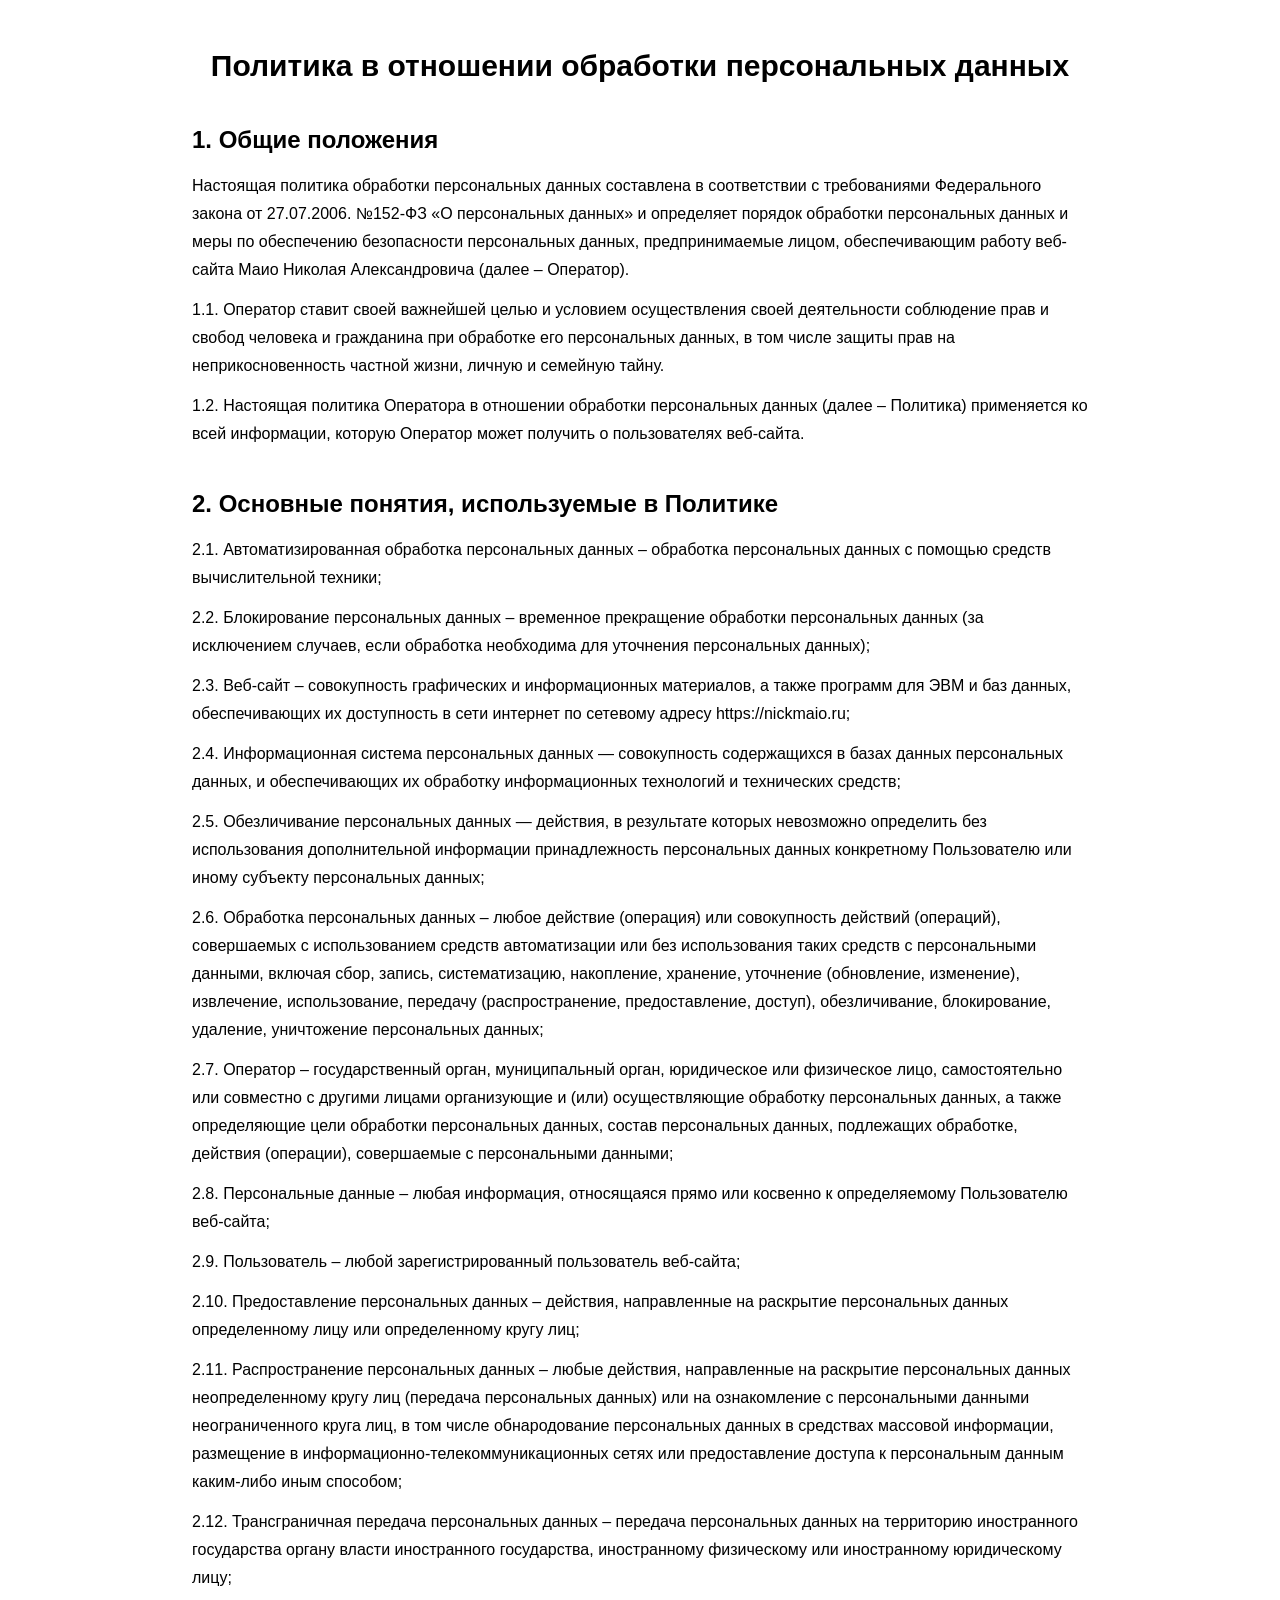
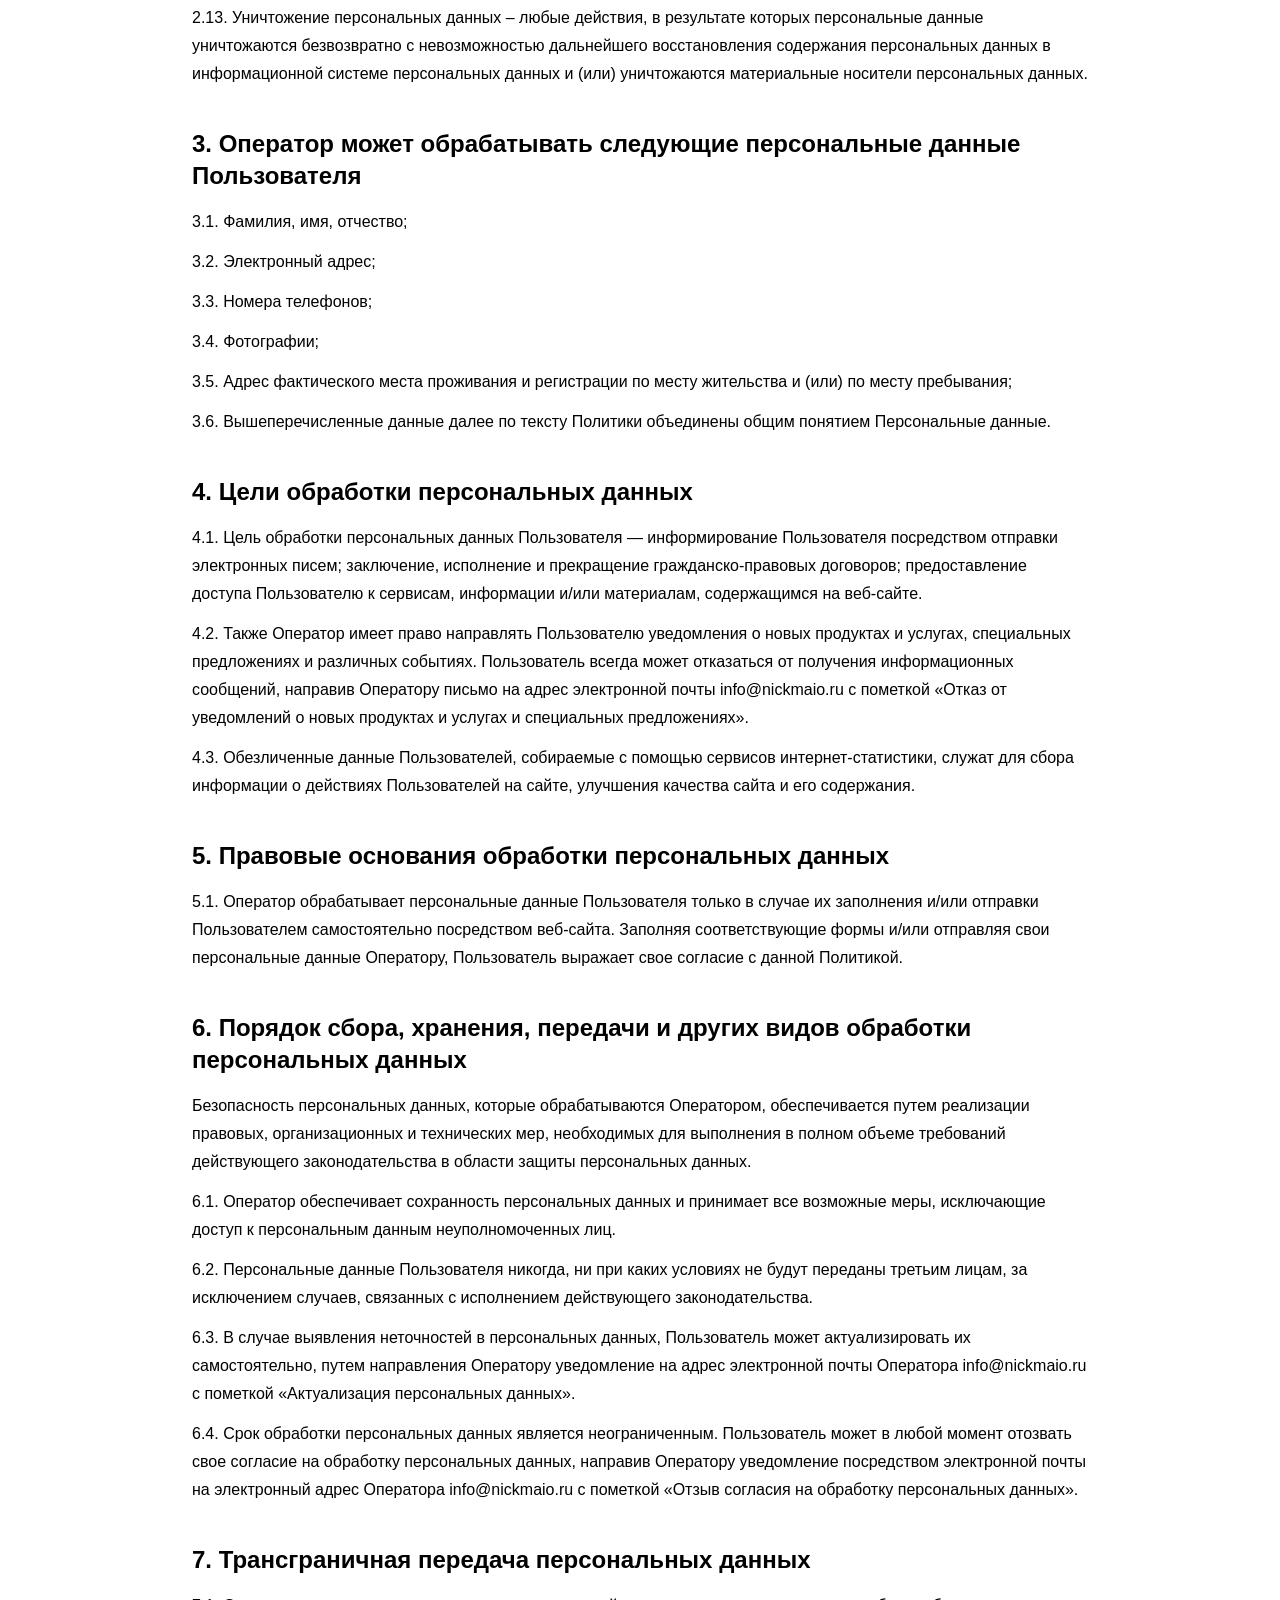
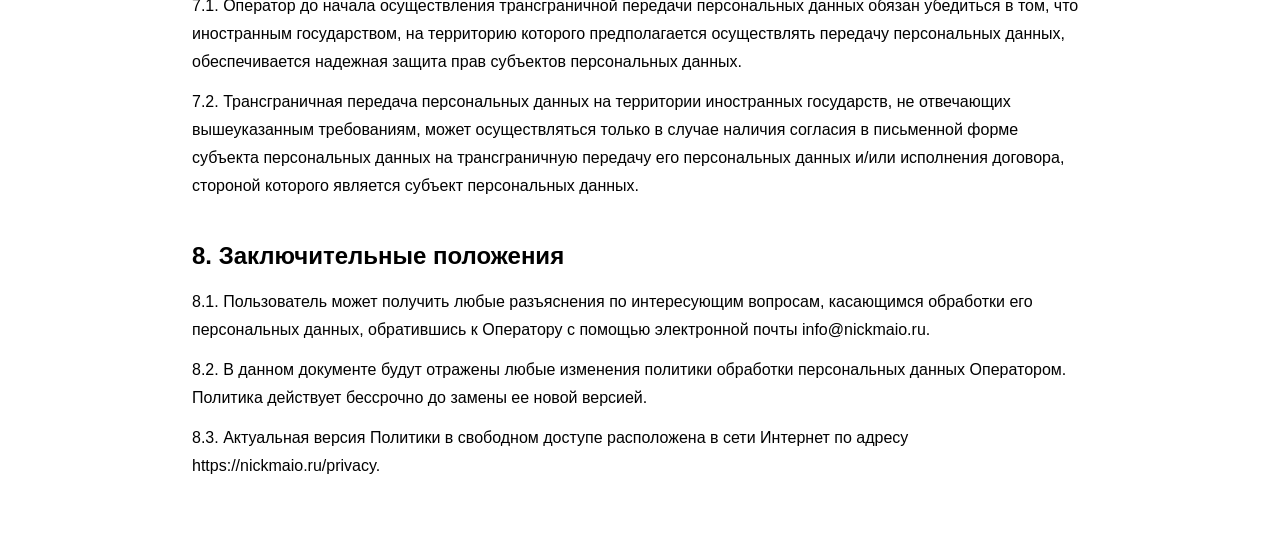
<file: privacy.html>
<!DOCTYPE html><html lang="ru"><head><meta charSet="utf-8"/><meta name="viewport" content="width=device-width, initial-scale=1"/><link rel="stylesheet" href="/_next/static/css/11b4d76c4d2dee82.css" data-precedence="next"/><link rel="preload" as="script" fetchPriority="low" href="/_next/static/chunks/webpack-5646131f2cf6177f.js"/><script src="/_next/static/chunks/4bd1b696-b44088a90efca9a7.js" async=""></script><script src="/_next/static/chunks/684-a5fecf3900ed57d3.js" async=""></script><script src="/_next/static/chunks/main-app-c3ddbac68906069f.js" async=""></script><link rel="apple-touch-icon" sizes="180x180" href="/ru/ico/apple-touch-icon.png"/><link rel="icon" type="image/png" sizes="32x32" href="/ru/ico/favicon-32x32.png"/><link rel="icon" type="image/png" sizes="16x16" href="/ru/ico/favicon-16x16.png"/><link rel="manifest" href="/ru/ico/site.webmanifest"/><script type="application/ld+json">{"@context":"https://schema.org","@graph":[{"@type":"Person","@id":"https://nickmaio.ru/#person","name":"Николай Маио","url":"https://nickmaio.ru","image":"https://nickmaio.ru/ru/nick.jpg","jobTitle":"Форсайт-консультант, ИТ-руководитель","description":"Николай Маио — консультант по форсайт-ориентированным продуктовым стратегиям, архитектор бизнес-процессов и операционных моделей для корпоративной ИИ-трансформации","knowsAbout":["форсайт-консалтинг","продуктовая стратегия","ИИ-трансформация","бизнес-процессы","управление ИТ-проектами"],"sameAs":["https://www.linkedin.com/in/n-maio","https://x.com/n_maio","https://www.youtube.com/@maio-ru","https://www.youtube.com/@maio-en","https://github.com/nickmaio"]},{"@type":"WebSite","@id":"https://nickmaio.ru/#website","name":"Николай Маио","url":"https://nickmaio.ru","inLanguage":"ru","publisher":{"@id":"https://nickmaio.ru/#person"}}]}</script><title>Политика конфиденциальности | Николай Маио</title><meta name="description" content="Политика Николая Маио в отношении обработки персональных данных пользователей сайта nickmaio.ru."/><meta name="robots" content="index, follow"/><link rel="canonical" href="https://nickmaio.ru/privacy"/><link rel="alternate" hrefLang="ru" href="https://nickmaio.ru/privacy"/><link rel="alternate" hrefLang="en" href="https://nickmaio.com/privacy"/><link rel="alternate" hrefLang="x-default" href="https://nickmaio.com/privacy"/><meta property="og:title" content="Политика конфиденциальности | Николай Маио"/><meta property="og:description" content="Политика Николая Маио в отношении обработки персональных данных пользователей сайта nickmaio.ru."/><meta property="og:url" content="https://nickmaio.ru/privacy"/><meta name="twitter:card" content="summary_large_image"/><meta name="twitter:title" content="Николай Маио — форсайт-консультант, ИТ-руководитель"/><meta name="twitter:description" content="Николай Маио — консультант по форсайт-ориентированным продуктовым стратегиям, архитектор бизнес-процессов и операционных моделей для корпоративной ИИ-трансформации"/><meta name="twitter:image" content="https://nickmaio.ru/ru/nick.jpg"/><link rel="icon" href="/favicon.ico" type="image/x-icon" sizes="16x16"/><script>document.querySelectorAll('body link[rel="icon"], body link[rel="apple-touch-icon"]').forEach(el => document.head.appendChild(el))</script><script src="/_next/static/chunks/polyfills-42372ed130431b0a.js" noModule=""></script></head><body class="antialiased"><div hidden=""><!--$--><!--/$--></div><main class="min-h-screen bg-white px-6 py-12 text-black md:px-12"><article class="mx-auto max-w-4xl"><h1 class="mb-10 text-center text-3xl font-bold">Политика в отношении обработки персональных данных</h1><div class="space-y-10 text-base leading-7"><section aria-labelledby="privacy-section-1"><h2 id="privacy-section-1" class="mb-4 text-2xl font-semibold">1. Общие положения</h2><p class="mb-3">Настоящая политика обработки персональных данных составлена в соответствии с требованиями Федерального закона от 27.07.2006. №152-ФЗ «О персональных данных» и определяет порядок обработки персональных данных и меры по обеспечению безопасности персональных данных, предпринимаемые лицом, обеспечивающим работу веб-сайта Маио Николая Александровича (далее – Оператор).</p><p class="mb-3">1.1. Оператор ставит своей важнейшей целью и условием осуществления своей деятельности соблюдение прав и свобод человека и гражданина при обработке его персональных данных, в том числе защиты прав на неприкосновенность частной жизни, личную и семейную тайну.</p><p class="mb-3">1.2. Настоящая политика Оператора в отношении обработки персональных данных (далее – Политика) применяется ко всей информации, которую Оператор может получить о пользователях веб-сайта.</p></section><section aria-labelledby="privacy-section-2"><h2 id="privacy-section-2" class="mb-4 text-2xl font-semibold">2. Основные понятия, используемые в Политике</h2><ol class="list-none space-y-3"><li>2.1. Автоматизированная обработка персональных данных – обработка персональных данных с помощью средств вычислительной техники;</li><li>2.2. Блокирование персональных данных – временное прекращение обработки персональных данных (за исключением случаев, если обработка необходима для уточнения персональных данных);</li><li>2.3. Веб-сайт – совокупность графических и информационных материалов, а также программ для ЭВМ и баз данных, обеспечивающих их доступность в сети интернет по сетевому адресу https://nickmaio.ru;</li><li>2.4. Информационная система персональных данных — совокупность содержащихся в базах данных персональных данных, и обеспечивающих их обработку информационных технологий и технических средств;</li><li>2.5. Обезличивание персональных данных — действия, в результате которых невозможно определить без использования дополнительной информации принадлежность персональных данных конкретному Пользователю или иному субъекту персональных данных;</li><li>2.6. Обработка персональных данных – любое действие (операция) или совокупность действий (операций), совершаемых с использованием средств автоматизации или без использования таких средств с персональными данными, включая сбор, запись, систематизацию, накопление, хранение, уточнение (обновление, изменение), извлечение, использование, передачу (распространение, предоставление, доступ), обезличивание, блокирование, удаление, уничтожение персональных данных;</li><li>2.7. Оператор – государственный орган, муниципальный орган, юридическое или физическое лицо, самостоятельно или совместно с другими лицами организующие и (или) осуществляющие обработку персональных данных, а также определяющие цели обработки персональных данных, состав персональных данных, подлежащих обработке, действия (операции), совершаемые с персональными данными;</li><li>2.8. Персональные данные – любая информация, относящаяся прямо или косвенно к определяемому Пользователю веб-сайта;</li><li>2.9. Пользователь – любой зарегистрированный пользователь веб-сайта;</li><li>2.10. Предоставление персональных данных – действия, направленные на раскрытие персональных данных определенному лицу или определенному кругу лиц;</li><li>2.11. Распространение персональных данных – любые действия, направленные на раскрытие персональных данных неопределенному кругу лиц (передача персональных данных) или на ознакомление с персональными данными неограниченного круга лиц, в том числе обнародование персональных данных в средствах массовой информации, размещение в информационно-телекоммуникационных сетях или предоставление доступа к персональным данным каким-либо иным способом;</li><li>2.12. Трансграничная передача персональных данных – передача персональных данных на территорию иностранного государства органу власти иностранного государства, иностранному физическому или иностранному юридическому лицу;</li><li>2.13. Уничтожение персональных данных – любые действия, в результате которых персональные данные уничтожаются безвозвратно с невозможностью дальнейшего восстановления содержания персональных данных в информационной системе персональных данных и (или) уничтожаются материальные носители персональных данных.</li></ol></section><section aria-labelledby="privacy-section-3"><h2 id="privacy-section-3" class="mb-4 text-2xl font-semibold">3. Оператор может обрабатывать следующие персональные данные Пользователя</h2><ol class="list-none space-y-3"><li>3.1. Фамилия, имя, отчество;</li><li>3.2. Электронный адрес;</li><li>3.3. Номера телефонов;</li><li>3.4. Фотографии;</li><li>3.5. Адрес фактического места проживания и регистрации по месту жительства и (или) по месту пребывания;</li><li>3.6. Вышеперечисленные данные далее по тексту Политики объединены общим понятием Персональные данные.</li></ol></section><section aria-labelledby="privacy-section-4"><h2 id="privacy-section-4" class="mb-4 text-2xl font-semibold">4. Цели обработки персональных данных</h2><p class="mb-3">4.1. Цель обработки персональных данных Пользователя — информирование Пользователя посредством отправки электронных писем; заключение, исполнение и прекращение гражданско-правовых договоров; предоставление доступа Пользователю к сервисам, информации и/или материалам, содержащимся на веб-сайте.</p><p class="mb-3">4.2. Также Оператор имеет право направлять Пользователю уведомления о новых продуктах и услугах, специальных предложениях и различных событиях. Пользователь всегда может отказаться от получения информационных сообщений, направив Оператору письмо на адрес электронной почты info@nickmaio.ru с пометкой «Отказ от уведомлений о новых продуктах и услугах и специальных предложениях».</p><p class="mb-3">4.3. Обезличенные данные Пользователей, собираемые с помощью сервисов интернет-статистики, служат для сбора информации о действиях Пользователей на сайте, улучшения качества сайта и его содержания.</p></section><section aria-labelledby="privacy-section-5"><h2 id="privacy-section-5" class="mb-4 text-2xl font-semibold">5. Правовые основания обработки персональных данных</h2><p class="mb-3">5.1. Оператор обрабатывает персональные данные Пользователя только в случае их заполнения и/или отправки Пользователем самостоятельно посредством веб-сайта. Заполняя соответствующие формы и/или отправляя свои персональные данные Оператору, Пользователь выражает свое согласие с данной Политикой.</p></section><section aria-labelledby="privacy-section-6"><h2 id="privacy-section-6" class="mb-4 text-2xl font-semibold">6. Порядок сбора, хранения, передачи и других видов обработки персональных данных</h2><p class="mb-3">Безопасность персональных данных, которые обрабатываются Оператором, обеспечивается путем реализации правовых, организационных и технических мер, необходимых для выполнения в полном объеме требований действующего законодательства в области защиты персональных данных.</p><p class="mb-3">6.1. Оператор обеспечивает сохранность персональных данных и принимает все возможные меры, исключающие доступ к персональным данным неуполномоченных лиц.</p><p class="mb-3">6.2. Персональные данные Пользователя никогда, ни при каких условиях не будут переданы третьим лицам, за исключением случаев, связанных с исполнением действующего законодательства.</p><p class="mb-3">6.3. В случае выявления неточностей в персональных данных, Пользователь может актуализировать их самостоятельно, путем направления Оператору уведомление на адрес электронной почты Оператора info@nickmaio.ru с пометкой «Актуализация персональных данных».</p><p class="mb-3">6.4. Срок обработки персональных данных является неограниченным. Пользователь может в любой момент отозвать свое согласие на обработку персональных данных, направив Оператору уведомление посредством электронной почты на электронный адрес Оператора info@nickmaio.ru с пометкой «Отзыв согласия на обработку персональных данных».</p></section><section aria-labelledby="privacy-section-7"><h2 id="privacy-section-7" class="mb-4 text-2xl font-semibold">7. Трансграничная передача персональных данных</h2><p class="mb-3">7.1. Оператор до начала осуществления трансграничной передачи персональных данных обязан убедиться в том, что иностранным государством, на территорию которого предполагается осуществлять передачу персональных данных, обеспечивается надежная защита прав субъектов персональных данных.</p><p class="mb-3">7.2. Трансграничная передача персональных данных на территории иностранных государств, не отвечающих вышеуказанным требованиям, может осуществляться только в случае наличия согласия в письменной форме субъекта персональных данных на трансграничную передачу его персональных данных и/или исполнения договора, стороной которого является субъект персональных данных.</p></section><section aria-labelledby="privacy-section-8"><h2 id="privacy-section-8" class="mb-4 text-2xl font-semibold">8. Заключительные положения</h2><p class="mb-3">8.1. Пользователь может получить любые разъяснения по интересующим вопросам, касающимся обработки его персональных данных, обратившись к Оператору с помощью электронной почты info@nickmaio.ru.</p><p class="mb-3">8.2. В данном документе будут отражены любые изменения политики обработки персональных данных Оператором. Политика действует бессрочно до замены ее новой версией.</p><p class="mb-3">8.3. Актуальная версия Политики в свободном доступе расположена в сети Интернет по адресу https://nickmaio.ru/privacy.</p></section></div></article></main><!--$--><!--/$--><script src="/_next/static/chunks/webpack-5646131f2cf6177f.js" async=""></script><script>(self.__next_f=self.__next_f||[]).push([0])</script><script>self.__next_f.push([1,"1:\"$Sreact.fragment\"\n2:I[7555,[],\"\"]\n3:I[1295,[],\"\"]\n4:I[9665,[],\"OutletBoundary\"]\n7:I[4911,[],\"AsyncMetadataOutlet\"]\n9:I[9665,[],\"ViewportBoundary\"]\nb:I[9665,[],\"MetadataBoundary\"]\nd:I[6614,[],\"\"]\n:HL[\"/_next/static/css/11b4d76c4d2dee82.css\",\"style\"]\n"])</script><script>self.__next_f.push([1,"0:{\"P\":null,\"b\":\"PJt_jXSb4YNs2H2Zqzy_z\",\"p\":\"\",\"c\":[\"\",\"privacy\"],\"i\":false,\"f\":[[[\"\",{\"children\":[\"privacy\",{\"children\":[\"__PAGE__\",{}]}]},\"$undefined\",\"$undefined\",true],[\"\",[\"$\",\"$1\",\"c\",{\"children\":[[[\"$\",\"link\",\"0\",{\"rel\":\"stylesheet\",\"href\":\"/_next/static/css/11b4d76c4d2dee82.css\",\"precedence\":\"next\",\"crossOrigin\":\"$undefined\",\"nonce\":\"$undefined\"}]],[\"$\",\"html\",null,{\"lang\":\"ru\",\"children\":[[\"$\",\"head\",null,{\"children\":[[\"$\",\"link\",null,{\"rel\":\"apple-touch-icon\",\"sizes\":\"180x180\",\"href\":\"/ru/ico/apple-touch-icon.png\"}],[\"$\",\"link\",null,{\"rel\":\"icon\",\"type\":\"image/png\",\"sizes\":\"32x32\",\"href\":\"/ru/ico/favicon-32x32.png\"}],[\"$\",\"link\",null,{\"rel\":\"icon\",\"type\":\"image/png\",\"sizes\":\"16x16\",\"href\":\"/ru/ico/favicon-16x16.png\"}],[\"$\",\"link\",null,{\"rel\":\"manifest\",\"href\":\"/ru/ico/site.webmanifest\"}],[\"$\",\"script\",null,{\"type\":\"application/ld+json\",\"dangerouslySetInnerHTML\":{\"__html\":\"{\\\"@context\\\":\\\"https://schema.org\\\",\\\"@graph\\\":[{\\\"@type\\\":\\\"Person\\\",\\\"@id\\\":\\\"https://nickmaio.ru/#person\\\",\\\"name\\\":\\\"Николай Маио\\\",\\\"url\\\":\\\"https://nickmaio.ru\\\",\\\"image\\\":\\\"https://nickmaio.ru/ru/nick.jpg\\\",\\\"jobTitle\\\":\\\"Форсайт-консультант, ИТ-руководитель\\\",\\\"description\\\":\\\"Николай Маио — консультант по форсайт-ориентированным продуктовым стратегиям, архитектор бизнес-процессов и операционных моделей для корпоративной ИИ-трансформации\\\",\\\"knowsAbout\\\":[\\\"форсайт-консалтинг\\\",\\\"продуктовая стратегия\\\",\\\"ИИ-трансформация\\\",\\\"бизнес-процессы\\\",\\\"управление ИТ-проектами\\\"],\\\"sameAs\\\":[\\\"https://www.linkedin.com/in/n-maio\\\",\\\"https://x.com/n_maio\\\",\\\"https://www.youtube.com/@maio-ru\\\",\\\"https://www.youtube.com/@maio-en\\\",\\\"https://github.com/nickmaio\\\"]},{\\\"@type\\\":\\\"WebSite\\\",\\\"@id\\\":\\\"https://nickmaio.ru/#website\\\",\\\"name\\\":\\\"Николай Маио\\\",\\\"url\\\":\\\"https://nickmaio.ru\\\",\\\"inLanguage\\\":\\\"ru\\\",\\\"publisher\\\":{\\\"@id\\\":\\\"https://nickmaio.ru/#person\\\"}}]}\"}}]]}],[\"$\",\"body\",null,{\"className\":\"antialiased\",\"children\":[\"$\",\"$L2\",null,{\"parallelRouterKey\":\"children\",\"error\":\"$undefined\",\"errorStyles\":\"$undefined\",\"errorScripts\":\"$undefined\",\"template\":[\"$\",\"$L3\",null,{}],\"templateStyles\":\"$undefined\",\"templateScripts\":\"$undefined\",\"notFound\":[[[\"$\",\"title\",null,{\"children\":\"404: This page could not be found.\"}],[\"$\",\"div\",null,{\"style\":{\"fontFamily\":\"system-ui,\\\"Segoe UI\\\",Roboto,Helvetica,Arial,sans-serif,\\\"Apple Color Emoji\\\",\\\"Segoe UI Emoji\\\"\",\"height\":\"100vh\",\"textAlign\":\"center\",\"display\":\"flex\",\"flexDirection\":\"column\",\"alignItems\":\"center\",\"justifyContent\":\"center\"},\"children\":[\"$\",\"div\",null,{\"children\":[[\"$\",\"style\",null,{\"dangerouslySetInnerHTML\":{\"__html\":\"body{color:#000;background:#fff;margin:0}.next-error-h1{border-right:1px solid rgba(0,0,0,.3)}@media (prefers-color-scheme:dark){body{color:#fff;background:#000}.next-error-h1{border-right:1px solid rgba(255,255,255,.3)}}\"}}],[\"$\",\"h1\",null,{\"className\":\"next-error-h1\",\"style\":{\"display\":\"inline-block\",\"margin\":\"0 20px 0 0\",\"padding\":\"0 23px 0 0\",\"fontSize\":24,\"fontWeight\":500,\"verticalAlign\":\"top\",\"lineHeight\":\"49px\"},\"children\":404}],[\"$\",\"div\",null,{\"style\":{\"display\":\"inline-block\"},\"children\":[\"$\",\"h2\",null,{\"style\":{\"fontSize\":14,\"fontWeight\":400,\"lineHeight\":\"49px\",\"margin\":0},\"children\":\"This page could not be found.\"}]}]]}]}]],[]],\"forbidden\":\"$undefined\",\"unauthorized\":\"$undefined\"}]}]]}]]}],{\"children\":[\"privacy\",[\"$\",\"$1\",\"c\",{\"children\":[null,[\"$\",\"$L2\",null,{\"parallelRouterKey\":\"children\",\"error\":\"$undefined\",\"errorStyles\":\"$undefined\",\"errorScripts\":\"$undefined\",\"template\":[\"$\",\"$L3\",null,{}],\"templateStyles\":\"$undefined\",\"templateScripts\":\"$undefined\",\"notFound\":\"$undefined\",\"forbidden\":\"$undefined\",\"unauthorized\":\"$undefined\"}]]}],{\"children\":[\"__PAGE__\",[\"$\",\"$1\",\"c\",{\"children\":[[\"$\",\"main\",null,{\"className\":\"min-h-screen bg-white px-6 py-12 text-black md:px-12\",\"children\":[\"$\",\"article\",null,{\"className\":\"mx-auto max-w-4xl\",\"children\":[[\"$\",\"h1\",null,{\"className\":\"mb-10 text-center text-3xl font-bold\",\"children\":\"Политика в отношении обработки персональных данных\"}],[\"$\",\"div\",null,{\"className\":\"space-y-10 text-base leading-7\",\"children\":[[\"$\",\"section\",\"1. Общие положения\",{\"aria-labelledby\":\"privacy-section-1\",\"children\":[[\"$\",\"h2\",null,{\"id\":\"privacy-section-1\",\"className\":\"mb-4 text-2xl font-semibold\",\"children\":\"1. Общие положения\"}],[[\"$\",\"p\",\"Настоящая политика обработки персональных данных составлена в соответствии с требованиями Федерального закона от 27.07.2006. №152-ФЗ «О персональных данных» и определяет порядок обработки персональных данных и меры по обеспечению безопасности персональных данных, предпринимаемые лицом, обеспечивающим работу веб-сайта Маио Николая Александровича (далее – Оператор).\",{\"className\":\"mb-3\",\"children\":\"Настоящая политика обработки персональных данных составлена в соответствии с требованиями Федерального закона от 27.07.2006. №152-ФЗ «О персональных данных» и определяет порядок обработки персональных данных и меры по обеспечению безопасности персональных данных, предпринимаемые лицом, обеспечивающим работу веб-сайта Маио Николая Александровича (далее – Оператор).\"}],[\"$\",\"p\",\"1.1. Оператор ставит своей важнейшей целью и условием осуществления своей деятельности соблюдение прав и свобод человека и гражданина при обработке его персональных данных, в том числе защиты прав на неприкосновенность частной жизни, личную и семейную тайну.\",{\"className\":\"mb-3\",\"children\":\"1.1. Оператор ставит своей важнейшей целью и условием осуществления своей деятельности соблюдение прав и свобод человека и гражданина при обработке его персональных данных, в том числе защиты прав на неприкосновенность частной жизни, личную и семейную тайну.\"}],[\"$\",\"p\",\"1.2. Настоящая политика Оператора в отношении обработки персональных данных (далее – Политика) применяется ко всей информации, которую Оператор может получить о пользователях веб-сайта.\",{\"className\":\"mb-3\",\"children\":\"1.2. Настоящая политика Оператора в отношении обработки персональных данных (далее – Политика) применяется ко всей информации, которую Оператор может получить о пользователях веб-сайта.\"}]],\"$undefined\"]}],[\"$\",\"section\",\"2. Основные понятия, используемые в Политике\",{\"aria-labelledby\":\"privacy-section-2\",\"children\":[[\"$\",\"h2\",null,{\"id\":\"privacy-section-2\",\"className\":\"mb-4 text-2xl font-semibold\",\"children\":\"2. Основные понятия, используемые в Политике\"}],\"$undefined\",[\"$\",\"ol\",null,{\"className\":\"list-none space-y-3\",\"children\":[[\"$\",\"li\",\"2.1. Автоматизированная обработка персональных данных – обработка персональных данных с помощью средств вычислительной техники;\",{\"children\":\"2.1. Автоматизированная обработка персональных данных – обработка персональных данных с помощью средств вычислительной техники;\"}],[\"$\",\"li\",\"2.2. Блокирование персональных данных – временное прекращение обработки персональных данных (за исключением случаев, если обработка необходима для уточнения персональных данных);\",{\"children\":\"2.2. Блокирование персональных данных – временное прекращение обработки персональных данных (за исключением случаев, если обработка необходима для уточнения персональных данных);\"}],[\"$\",\"li\",\"2.3. Веб-сайт – совокупность графических и информационных материалов, а также программ для ЭВМ и баз данных, обеспечивающих их доступность в сети интернет по сетевому адресу https://nickmaio.ru;\",{\"children\":\"2.3. Веб-сайт – совокупность графических и информационных материалов, а также программ для ЭВМ и баз данных, обеспечивающих их доступность в сети интернет по сетевому адресу https://nickmaio.ru;\"}],[\"$\",\"li\",\"2.4. Информационная система персональных данных — совокупность содержащихся в базах данных персональных данных, и обеспечивающих их обработку информационных технологий и технических средств;\",{\"children\":\"2.4. Информационная система персональных данных — совокупность содержащихся в базах данных персональных данных, и обеспечивающих их обработку информационных технологий и технических средств;\"}],[\"$\",\"li\",\"2.5. Обезличивание персональных данных — действия, в результате которых невозможно определить без использования дополнительной информации принадлежность персональных данных конкретному Пользователю или иному субъекту персональных данных;\",{\"children\":\"2.5. Обезличивание персональных данных — действия, в результате которых невозможно определить без использования дополнительной информации принадлежность персональных данных конкретному Пользователю или иному субъекту персональных данных;\"}],[\"$\",\"li\",\"2.6. Обработка персональных данных – любое действие (операция) или совокупность действий (операций), совершаемых с использованием средств автоматизации или без использования таких средств с персональными данными, включая сбор, запись, систематизацию, накопление, хранение, уточнение (обновление, изменение), извлечение, использование, передачу (распространение, предоставление, доступ), обезличивание, блокирование, удаление, уничтожение персональных данных;\",{\"children\":\"2.6. Обработка персональных данных – любое действие (операция) или совокупность действий (операций), совершаемых с использованием средств автоматизации или без использования таких средств с персональными данными, включая сбор, запись, систематизацию, накопление, хранение, уточнение (обновление, изменение), извлечение, использование, передачу (распространение, предоставление, доступ), обезличивание, блокирование, удаление, уничтожение персональных данных;\"}],[\"$\",\"li\",\"2.7. Оператор – государственный орган, муниципальный орган, юридическое или физическое лицо, самостоятельно или совместно с другими лицами организующие и (или) осуществляющие обработку персональных данных, а также определяющие цели обработки персональных данных, состав персональных данных, подлежащих обработке, действия (операции), совершаемые с персональными данными;\",{\"children\":\"2.7. Оператор – государственный орган, муниципальный орган, юридическое или физическое лицо, самостоятельно или совместно с другими лицами организующие и (или) осуществляющие обработку персональных данных, а также определяющие цели обработки персональных данных, состав персональных данных, подлежащих обработке, действия (операции), совершаемые с персональными данными;\"}],[\"$\",\"li\",\"2.8. Персональные данные – любая информация, относящаяся прямо или косвенно к определяемому Пользователю веб-сайта;\",{\"children\":\"2.8. Персональные данные – любая информация, относящаяся прямо или косвенно к определяемому Пользователю веб-сайта;\"}],[\"$\",\"li\",\"2.9. Пользователь – любой зарегистрированный пользователь веб-сайта;\",{\"children\":\"2.9. Пользователь – любой зарегистрированный пользователь веб-сайта;\"}],[\"$\",\"li\",\"2.10. Предоставление персональных данных – действия, направленные на раскрытие персональных данных определенному лицу или определенному кругу лиц;\",{\"children\":\"2.10. Предоставление персональных данных – действия, направленные на раскрытие персональных данных определенному лицу или определенному кругу лиц;\"}],[\"$\",\"li\",\"2.11. Распространение персональных данных – любые действия, направленные на раскрытие персональных данных неопределенному кругу лиц (передача персональных данных) или на ознакомление с персональными данными неограниченного круга лиц, в том числе обнародование персональных данных в средствах массовой информации, размещение в информационно-телекоммуникационных сетях или предоставление доступа к персональным данным каким-либо иным способом;\",{\"children\":\"2.11. Распространение персональных данных – любые действия, направленные на раскрытие персональных данных неопределенному кругу лиц (передача персональных данных) или на ознакомление с персональными данными неограниченного круга лиц, в том числе обнародование персональных данных в средствах массовой информации, размещение в информационно-телекоммуникационных сетях или предоставление доступа к персональным данным каким-либо иным способом;\"}],[\"$\",\"li\",\"2.12. Трансграничная передача персональных данных – передача персональных данных на территорию иностранного государства органу власти иностранного государства, иностранному физическому или иностранному юридическому лицу;\",{\"children\":\"2.12. Трансграничная передача персональных данных – передача персональных данных на территорию иностранного государства органу власти иностранного государства, иностранному физическому или иностранному юридическому лицу;\"}],[\"$\",\"li\",\"2.13. Уничтожение персональных данных – любые действия, в результате которых персональные данные уничтожаются безвозвратно с невозможностью дальнейшего восстановления содержания персональных данных в информационной системе персональных данных и (или) уничтожаются материальные носители персональных данных.\",{\"children\":\"2.13. Уничтожение персональных данных – любые действия, в результате которых персональные данные уничтожаются безвозвратно с невозможностью дальнейшего восстановления содержания персональных данных в информационной системе персональных данных и (или) уничтожаются материальные носители персональных данных.\"}]]}]]}],[\"$\",\"section\",\"3. Оператор может обрабатывать следующие персональные данные Пользователя\",{\"aria-labelledby\":\"privacy-section-3\",\"children\":[[\"$\",\"h2\",null,{\"id\":\"privacy-section-3\",\"className\":\"mb-4 text-2xl font-semibold\",\"children\":\"3. Оператор может обрабатывать следующие персональные данные Пользователя\"}],\"$undefined\",[\"$\",\"ol\",null,{\"className\":\"list-none space-y-3\",\"children\":[[\"$\",\"li\",\"3.1. Фамилия, имя, отчество;\",{\"children\":\"3.1. Фамилия, имя, отчество;\"}],[\"$\",\"li\",\"3.2. Электронный адрес;\",{\"children\":\"3.2. Электронный адрес;\"}],[\"$\",\"li\",\"3.3. Номера телефонов;\",{\"children\":\"3.3. Номера телефонов;\"}],[\"$\",\"li\",\"3.4. Фотографии;\",{\"children\":\"3.4. Фотографии;\"}],[\"$\",\"li\",\"3.5. Адрес фактического места проживания и регистрации по месту жительства и (или) по месту пребывания;\",{\"children\":\"3.5. Адрес фактического места проживания и регистрации по месту жительства и (или) по месту пребывания;\"}],[\"$\",\"li\",\"3.6. Вышеперечисленные данные далее по тексту Политики объединены общим понятием Персональные данные.\",{\"children\":\"3.6. Вышеперечисленные данные далее по тексту Политики объединены общим понятием Персональные данные.\"}]]}]]}],[\"$\",\"section\",\"4. Цели обработки персональных данных\",{\"aria-labelledby\":\"privacy-section-4\",\"children\":[[\"$\",\"h2\",null,{\"id\":\"privacy-section-4\",\"className\":\"mb-4 text-2xl font-semibold\",\"children\":\"4. Цели обработки персональных данных\"}],[[\"$\",\"p\",\"4.1. Цель обработки персональных данных Пользователя — информирование Пользователя посредством отправки электронных писем; заключение, исполнение и прекращение гражданско-правовых договоров; предоставление доступа Пользователю к сервисам, информации и/или материалам, содержащимся на веб-сайте.\",{\"className\":\"mb-3\",\"children\":\"4.1. Цель обработки персональных данных Пользователя — информирование Пользователя посредством отправки электронных писем; заключение, исполнение и прекращение гражданско-правовых договоров; предоставление доступа Пользователю к сервисам, информации и/или материалам, содержащимся на веб-сайте.\"}],[\"$\",\"p\",\"4.2. Также Оператор имеет право направлять Пользователю уведомления о новых продуктах и услугах, специальных предложениях и различных событиях. Пользователь всегда может отказаться от получения информационных сообщений, направив Оператору письмо на адрес электронной почты info@nickmaio.ru с пометкой «Отказ от уведомлений о новых продуктах и услугах и специальных предложениях».\",{\"className\":\"mb-3\",\"children\":\"4.2. Также Оператор имеет право направлять Пользователю уведомления о новых продуктах и услугах, специальных предложениях и различных событиях. Пользователь всегда может отказаться от получения информационных сообщений, направив Оператору письмо на адрес электронной почты info@nickmaio.ru с пометкой «Отказ от уведомлений о новых продуктах и услугах и специальных предложениях».\"}],[\"$\",\"p\",\"4.3. Обезличенные данные Пользователей, собираемые с помощью сервисов интернет-статистики, служат для сбора информации о действиях Пользователей на сайте, улучшения качества сайта и его содержания.\",{\"className\":\"mb-3\",\"children\":\"4.3. Обезличенные данные Пользователей, собираемые с помощью сервисов интернет-статистики, служат для сбора информации о действиях Пользователей на сайте, улучшения качества сайта и его содержания.\"}]],\"$undefined\"]}],[\"$\",\"section\",\"5. Правовые основания обработки персональных данных\",{\"aria-labelledby\":\"privacy-section-5\",\"children\":[[\"$\",\"h2\",null,{\"id\":\"privacy-section-5\",\"className\":\"mb-4 text-2xl font-semibold\",\"children\":\"5. Правовые основания обработки персональных данных\"}],[[\"$\",\"p\",\"5.1. Оператор обрабатывает персональные данные Пользователя только в случае их заполнения и/или отправки Пользователем самостоятельно посредством веб-сайта. Заполняя соответствующие формы и/или отправляя свои персональные данные Оператору, Пользователь выражает свое согласие с данной Политикой.\",{\"className\":\"mb-3\",\"children\":\"5.1. Оператор обрабатывает персональные данные Пользователя только в случае их заполнения и/или отправки Пользователем самостоятельно посредством веб-сайта. Заполняя соответствующие формы и/или отправляя свои персональные данные Оператору, Пользователь выражает свое согласие с данной Политикой.\"}]],\"$undefined\"]}],[\"$\",\"section\",\"6. Порядок сбора, хранения, передачи и других видов обработки персональных данных\",{\"aria-labelledby\":\"privacy-section-6\",\"children\":[[\"$\",\"h2\",null,{\"id\":\"privacy-section-6\",\"className\":\"mb-4 text-2xl font-semibold\",\"children\":\"6. Порядок сбора, хранения, передачи и других видов обработки персональных данных\"}],[[\"$\",\"p\",\"Безопасность персональных данных, которые обрабатываются Оператором, обеспечивается путем реализации правовых, организационных и технических мер, необходимых для выполнения в полном объеме требований действующего законодательства в области защиты персональных данных.\",{\"className\":\"mb-3\",\"children\":\"Безопасность персональных данных, которые обрабатываются Оператором, обеспечивается путем реализации правовых, организационных и технических мер, необходимых для выполнения в полном объеме требований действующего законодательства в области защиты персональных данных.\"}],[\"$\",\"p\",\"6.1. Оператор обеспечивает сохранность персональных данных и принимает все возможные меры, исключающие доступ к персональным данным неуполномоченных лиц.\",{\"className\":\"mb-3\",\"children\":\"6.1. Оператор обеспечивает сохранность персональных данных и принимает все возможные меры, исключающие доступ к персональным данным неуполномоченных лиц.\"}],[\"$\",\"p\",\"6.2. Персональные данные Пользователя никогда, ни при каких условиях не будут переданы третьим лицам, за исключением случаев, связанных с исполнением действующего законодательства.\",{\"className\":\"mb-3\",\"children\":\"6.2. Персональные данные Пользователя никогда, ни при каких условиях не будут переданы третьим лицам, за исключением случаев, связанных с исполнением действующего законодательства.\"}],[\"$\",\"p\",\"6.3. В случае выявления неточностей в персональных данных, Пользователь может актуализировать их самостоятельно, путем направления Оператору уведомление на адрес электронной почты Оператора info@nickmaio.ru с пометкой «Актуализация персональных данных».\",{\"className\":\"mb-3\",\"children\":\"6.3. В случае выявления неточностей в персональных данных, Пользователь может актуализировать их самостоятельно, путем направления Оператору уведомление на адрес электронной почты Оператора info@nickmaio.ru с пометкой «Актуализация персональных данных».\"}],[\"$\",\"p\",\"6.4. Срок обработки персональных данных является неограниченным. Пользователь может в любой момент отозвать свое согласие на обработку персональных данных, направив Оператору уведомление посредством электронной почты на электронный адрес Оператора info@nickmaio.ru с пометкой «Отзыв согласия на обработку персональных данных».\",{\"className\":\"mb-3\",\"children\":\"6.4. Срок обработки персональных данных является неограниченным. Пользователь может в любой момент отозвать свое согласие на обработку персональных данных, направив Оператору уведомление посредством электронной почты на электронный адрес Оператора info@nickmaio.ru с пометкой «Отзыв согласия на обработку персональных данных».\"}]],\"$undefined\"]}],[\"$\",\"section\",\"7. Трансграничная передача персональных данных\",{\"aria-labelledby\":\"privacy-section-7\",\"children\":[[\"$\",\"h2\",null,{\"id\":\"privacy-section-7\",\"className\":\"mb-4 text-2xl font-semibold\",\"children\":\"7. Трансграничная передача персональных данных\"}],[[\"$\",\"p\",\"7.1. Оператор до начала осуществления трансграничной передачи персональных данных обязан убедиться в том, что иностранным государством, на территорию которого предполагается осуществлять передачу персональных данных, обеспечивается надежная защита прав субъектов персональных данных.\",{\"className\":\"mb-3\",\"children\":\"7.1. Оператор до начала осуществления трансграничной передачи персональных данных обязан убедиться в том, что иностранным государством, на территорию которого предполагается осуществлять передачу персональных данных, обеспечивается надежная защита прав субъектов персональных данных.\"}],[\"$\",\"p\",\"7.2. Трансграничная передача персональных данных на территории иностранных государств, не отвечающих вышеуказанным требованиям, может осуществляться только в случае наличия согласия в письменной форме субъекта персональных данных на трансграничную передачу его персональных данных и/или исполнения договора, стороной которого является субъект персональных данных.\",{\"className\":\"mb-3\",\"children\":\"7.2. Трансграничная передача персональных данных на территории иностранных государств, не отвечающих вышеуказанным требованиям, может осуществляться только в случае наличия согласия в письменной форме субъекта персональных данных на трансграничную передачу его персональных данных и/или исполнения договора, стороной которого является субъект персональных данных.\"}]],\"$undefined\"]}],[\"$\",\"section\",\"8. Заключительные положения\",{\"aria-labelledby\":\"privacy-section-8\",\"children\":[[\"$\",\"h2\",null,{\"id\":\"privacy-section-8\",\"className\":\"mb-4 text-2xl font-semibold\",\"children\":\"8. Заключительные положения\"}],[[\"$\",\"p\",\"8.1. Пользователь может получить любые разъяснения по интересующим вопросам, касающимся обработки его персональных данных, обратившись к Оператору с помощью электронной почты info@nickmaio.ru.\",{\"className\":\"mb-3\",\"children\":\"8.1. Пользователь может получить любые разъяснения по интересующим вопросам, касающимся обработки его персональных данных, обратившись к Оператору с помощью электронной почты info@nickmaio.ru.\"}],[\"$\",\"p\",\"8.2. В данном документе будут отражены любые изменения политики обработки персональных данных Оператором. Политика действует бессрочно до замены ее новой версией.\",{\"className\":\"mb-3\",\"children\":\"8.2. В данном документе будут отражены любые изменения политики обработки персональных данных Оператором. Политика действует бессрочно до замены ее новой версией.\"}],[\"$\",\"p\",\"8.3. Актуальная версия Политики в свободном доступе расположена в сети Интернет по адресу https://nickmaio.ru/privacy.\",{\"className\":\"mb-3\",\"children\":\"8.3. Актуальная версия Политики в свободном доступе расположена в сети Интернет по адресу https://nickmaio.ru/privacy.\"}]],\"$undefined\"]}]]}]]}]}],null,[\"$\",\"$L4\",null,{\"children\":[\"$L5\",\"$L6\",[\"$\",\"$L7\",null,{\"promise\":\"$@8\"}]]}]]}],{},null,false]},null,false]},null,false],[\"$\",\"$1\",\"h\",{\"children\":[null,[\"$\",\"$1\",\"qojPIsDv3haOx3obm0BzYv\",{\"children\":[[\"$\",\"$L9\",null,{\"children\":\"$La\"}],null]}],[\"$\",\"$Lb\",null,{\"children\":\"$Lc\"}]]}],false]],\"m\":\"$undefined\",\"G\":[\"$d\",\"$undefined\"],\"s\":false,\"S\":true}\n"])</script><script>self.__next_f.push([1,"e:\"$Sreact.suspense\"\nf:I[4911,[],\"AsyncMetadata\"]\nc:[\"$\",\"div\",null,{\"hidden\":true,\"children\":[\"$\",\"$e\",null,{\"fallback\":null,\"children\":[\"$\",\"$Lf\",null,{\"promise\":\"$@10\"}]}]}]\n6:null\n"])</script><script>self.__next_f.push([1,"a:[[\"$\",\"meta\",\"0\",{\"charSet\":\"utf-8\"}],[\"$\",\"meta\",\"1\",{\"name\":\"viewport\",\"content\":\"width=device-width, initial-scale=1\"}]]\n5:null\n"])</script><script>self.__next_f.push([1,"8:{\"metadata\":[[\"$\",\"title\",\"0\",{\"children\":\"Политика конфиденциальности | Николай Маио\"}],[\"$\",\"meta\",\"1\",{\"name\":\"description\",\"content\":\"Политика Николая Маио в отношении обработки персональных данных пользователей сайта nickmaio.ru.\"}],[\"$\",\"meta\",\"2\",{\"name\":\"robots\",\"content\":\"index, follow\"}],[\"$\",\"link\",\"3\",{\"rel\":\"canonical\",\"href\":\"https://nickmaio.ru/privacy\"}],[\"$\",\"link\",\"4\",{\"rel\":\"alternate\",\"hrefLang\":\"ru\",\"href\":\"https://nickmaio.ru/privacy\"}],[\"$\",\"link\",\"5\",{\"rel\":\"alternate\",\"hrefLang\":\"en\",\"href\":\"https://nickmaio.com/privacy\"}],[\"$\",\"link\",\"6\",{\"rel\":\"alternate\",\"hrefLang\":\"x-default\",\"href\":\"https://nickmaio.com/privacy\"}],[\"$\",\"meta\",\"7\",{\"property\":\"og:title\",\"content\":\"Политика конфиденциальности | Николай Маио\"}],[\"$\",\"meta\",\"8\",{\"property\":\"og:description\",\"content\":\"Политика Николая Маио в отношении обработки персональных данных пользователей сайта nickmaio.ru.\"}],[\"$\",\"meta\",\"9\",{\"property\":\"og:url\",\"content\":\"https://nickmaio.ru/privacy\"}],[\"$\",\"meta\",\"10\",{\"name\":\"twitter:card\",\"content\":\"summary_large_image\"}],[\"$\",\"meta\",\"11\",{\"name\":\"twitter:title\",\"content\":\"Николай Маио — форсайт-консультант, ИТ-руководитель\"}],[\"$\",\"meta\",\"12\",{\"name\":\"twitter:description\",\"content\":\"Николай Маио — консультант по форсайт-ориентированным продуктовым стратегиям, архитектор бизнес-процессов и операционных моделей для корпоративной ИИ-трансформации\"}],[\"$\",\"meta\",\"13\",{\"name\":\"twitter:image\",\"content\":\"https://nickmaio.ru/ru/nick.jpg\"}],[\"$\",\"link\",\"14\",{\"rel\":\"icon\",\"href\":\"/favicon.ico\",\"type\":\"image/x-icon\",\"sizes\":\"16x16\"}]],\"error\":null,\"digest\":\"$undefined\"}\n10:{\"metadata\":\"$8:metadata\""])</script><script>self.__next_f.push([1,",\"error\":null,\"digest\":\"$undefined\"}\n"])</script></body></html>
</file>
<file: _next/static/css/11b4d76c4d2dee82.css>
/*! tailwindcss v4.1.11 | MIT License | https://tailwindcss.com */@layer properties{@supports (((-webkit-hyphens:none)) and (not (margin-trim:inline))) or ((-moz-orient:inline) and (not (color:rgb(from red r g b)))){*,::backdrop,:after,:before{--tw-translate-x:0;--tw-translate-y:0;--tw-translate-z:0;--tw-rotate-x:initial;--tw-rotate-y:initial;--tw-rotate-z:initial;--tw-skew-x:initial;--tw-skew-y:initial;--tw-space-y-reverse:0;--tw-border-style:solid;--tw-gradient-position:initial;--tw-gradient-from:#0000;--tw-gradient-via:#0000;--tw-gradient-to:#0000;--tw-gradient-stops:initial;--tw-gradient-via-stops:initial;--tw-gradient-from-position:0%;--tw-gradient-via-position:50%;--tw-gradient-to-position:100%;--tw-leading:initial;--tw-font-weight:initial;--tw-tracking:initial;--tw-shadow:0 0 #0000;--tw-shadow-color:initial;--tw-shadow-alpha:100%;--tw-inset-shadow:0 0 #0000;--tw-inset-shadow-color:initial;--tw-inset-shadow-alpha:100%;--tw-ring-color:initial;--tw-ring-shadow:0 0 #0000;--tw-inset-ring-color:initial;--tw-inset-ring-shadow:0 0 #0000;--tw-ring-inset:initial;--tw-ring-offset-width:0px;--tw-ring-offset-color:#fff;--tw-ring-offset-shadow:0 0 #0000;--tw-outline-style:solid;--tw-blur:initial;--tw-brightness:initial;--tw-contrast:initial;--tw-grayscale:initial;--tw-hue-rotate:initial;--tw-invert:initial;--tw-opacity:initial;--tw-saturate:initial;--tw-sepia:initial;--tw-drop-shadow:initial;--tw-drop-shadow-color:initial;--tw-drop-shadow-alpha:100%;--tw-drop-shadow-size:initial;--tw-backdrop-blur:initial;--tw-backdrop-brightness:initial;--tw-backdrop-contrast:initial;--tw-backdrop-grayscale:initial;--tw-backdrop-hue-rotate:initial;--tw-backdrop-invert:initial;--tw-backdrop-opacity:initial;--tw-backdrop-saturate:initial;--tw-backdrop-sepia:initial;--tw-duration:initial;--tw-ease:initial;--tw-space-x-reverse:0}}}@layer theme{:host,:root{--font-sans:ui-sans-serif,system-ui,sans-serif,"Apple Color Emoji","Segoe UI Emoji","Segoe UI Symbol","Noto Color Emoji";--font-mono:ui-monospace,SFMono-Regular,Menlo,Monaco,Consolas,"Liberation Mono","Courier New",monospace;--color-teal-300:oklch(85.5% .138 181.071);--color-teal-600:oklch(60% .118 184.704);--color-cyan-800:oklch(45% .085 224.283);--color-indigo-300:oklch(78.5% .115 274.713);--color-violet-300:oklch(81.1% .111 293.571);--color-slate-200:oklch(92.9% .013 255.508);--color-gray-700:oklch(37.3% .034 259.733);--color-gray-800:oklch(27.8% .033 256.848);--color-black:#000;--color-white:#fff;--spacing:.25rem;--container-lg:32rem;--container-xl:36rem;--container-2xl:42rem;--container-3xl:48rem;--container-4xl:56rem;--container-5xl:64rem;--container-7xl:80rem;--text-sm:.875rem;--text-sm--line-height:calc(1.25/.875);--text-base:1rem;--text-base--line-height:calc(1.5/1);--text-lg:1.125rem;--text-lg--line-height:calc(1.75/1.125);--text-xl:1.25rem;--text-xl--line-height:calc(1.75/1.25);--text-2xl:1.5rem;--text-2xl--line-height:calc(2/1.5);--text-3xl:1.875rem;--text-3xl--line-height:calc(2.25/1.875);--text-4xl:2.25rem;--text-4xl--line-height:calc(2.5/2.25);--text-5xl:3rem;--text-5xl--line-height:1;--text-6xl:3.75rem;--text-6xl--line-height:1;--font-weight-medium:500;--font-weight-semibold:600;--font-weight-bold:700;--tracking-tight:-.025em;--radius-sm:.25rem;--radius-md:.375rem;--radius-lg:.5rem;--radius-2xl:1rem;--ease-out:cubic-bezier(0,0,.2,1);--ease-in-out:cubic-bezier(.4,0,.2,1);--animate-pulse:pulse 2s cubic-bezier(.4,0,.6,1)infinite;--blur-xl:24px;--blur-3xl:64px;--default-transition-duration:.15s;--default-transition-timing-function:cubic-bezier(.4,0,.2,1);--default-font-family:var(--font-sans);--default-mono-font-family:var(--font-mono)}}@layer base{*,::backdrop,:after,:before{box-sizing:border-box;border:0 solid;margin:0;padding:0}::file-selector-button{box-sizing:border-box;border:0 solid;margin:0;padding:0}:host,html{-webkit-text-size-adjust:100%;tab-size:4;line-height:1.5;font-family:var(--default-font-family,ui-sans-serif,system-ui,sans-serif,"Apple Color Emoji","Segoe UI Emoji","Segoe UI Symbol","Noto Color Emoji");font-feature-settings:var(--default-font-feature-settings,normal);font-variation-settings:var(--default-font-variation-settings,normal);-webkit-tap-highlight-color:transparent}hr{height:0;color:inherit;border-top-width:1px}abbr:where([title]){-webkit-text-decoration:underline dotted;text-decoration:underline dotted}h1,h2,h3,h4,h5,h6{font-size:inherit;font-weight:inherit}a{color:inherit;-webkit-text-decoration:inherit;text-decoration:inherit}b,strong{font-weight:bolder}code,kbd,pre,samp{font-family:var(--default-mono-font-family,ui-monospace,SFMono-Regular,Menlo,Monaco,Consolas,"Liberation Mono","Courier New",monospace);font-feature-settings:var(--default-mono-font-feature-settings,normal);font-variation-settings:var(--default-mono-font-variation-settings,normal);font-size:1em}small{font-size:80%}sub,sup{vertical-align:baseline;font-size:75%;line-height:0;position:relative}sub{bottom:-.25em}sup{top:-.5em}table{text-indent:0;border-color:inherit;border-collapse:collapse}:-moz-focusring{outline:auto}progress{vertical-align:baseline}summary{display:list-item}menu,ol,ul{list-style:none}audio,canvas,embed,iframe,img,object,svg,video{vertical-align:middle;display:block}img,video{max-width:100%;height:auto}button,input,optgroup,select,textarea{font:inherit;font-feature-settings:inherit;font-variation-settings:inherit;letter-spacing:inherit;color:inherit;opacity:1;background-color:#0000;border-radius:0}::file-selector-button{font:inherit;font-feature-settings:inherit;font-variation-settings:inherit;letter-spacing:inherit;color:inherit;opacity:1;background-color:#0000;border-radius:0}:where(select:is([multiple],[size])) optgroup{font-weight:bolder}:where(select:is([multiple],[size])) optgroup option{padding-inline-start:20px}::file-selector-button{margin-inline-end:4px}::placeholder{opacity:1}@supports (not ((-webkit-appearance:-apple-pay-button))) or (contain-intrinsic-size:1px){::placeholder{color:currentColor}@supports (color:color-mix(in lab,red,red)){::placeholder{color:color-mix(in oklab,currentcolor 50%,transparent)}}}textarea{resize:vertical}::-webkit-search-decoration{-webkit-appearance:none}::-webkit-date-and-time-value{min-height:1lh;text-align:inherit}::-webkit-datetime-edit{display:inline-flex}::-webkit-datetime-edit-fields-wrapper{padding:0}::-webkit-datetime-edit,::-webkit-datetime-edit-year-field{padding-block:0}::-webkit-datetime-edit-day-field,::-webkit-datetime-edit-month-field{padding-block:0}::-webkit-datetime-edit-hour-field,::-webkit-datetime-edit-minute-field{padding-block:0}::-webkit-datetime-edit-millisecond-field,::-webkit-datetime-edit-second-field{padding-block:0}::-webkit-datetime-edit-meridiem-field{padding-block:0}:-moz-ui-invalid{box-shadow:none}button,input:where([type=button],[type=reset],[type=submit]){appearance:button}::file-selector-button{appearance:button}::-webkit-inner-spin-button,::-webkit-outer-spin-button{height:auto}[hidden]:where(:not([hidden=until-found])){display:none!important}}@layer components;@layer utilities{.pointer-events-none{pointer-events:none}.sr-only{clip:rect(0,0,0,0);white-space:nowrap;border-width:0;width:1px;height:1px;margin:-1px;padding:0;overflow:hidden}.absolute,.sr-only{position:absolute}.fixed{position:fixed}.relative{position:relative}.static{position:static}.inset-0{inset:calc(var(--spacing)*0)}.top-0{top:calc(var(--spacing)*0)}.top-4{top:calc(var(--spacing)*4)}.top-10{top:calc(var(--spacing)*10)}.top-12{top:calc(var(--spacing)*12)}.top-\[50\%\]{top:50%}.right-0{right:calc(var(--spacing)*0)}.right-4{right:calc(var(--spacing)*4)}.right-\[8\%\]{right:8%}.right-\[12\%\]{right:12%}.-bottom-16{bottom:calc(var(--spacing)*-16)}.bottom-0{bottom:calc(var(--spacing)*0)}.bottom-6{bottom:calc(var(--spacing)*6)}.bottom-8{bottom:calc(var(--spacing)*8)}.-left-10{left:calc(var(--spacing)*-10)}.-left-24{left:calc(var(--spacing)*-24)}.-left-40{left:calc(var(--spacing)*-40)}.left-0{left:calc(var(--spacing)*0)}.left-\[18\%\]{left:18%}.left-\[30px\]{left:30px}.left-\[50\%\]{left:50%}.z-10{z-index:10}.z-50{z-index:50}.order-1{order:1}.order-2{order:2}.container{width:100%}@media (min-width:40rem){.container{max-width:40rem}}@media (min-width:48rem){.container{max-width:48rem}}@media (min-width:64rem){.container{max-width:64rem}}@media (min-width:80rem){.container{max-width:80rem}}@media (min-width:96rem){.container{max-width:96rem}}.mx-5{margin-inline:calc(var(--spacing)*5)}.mx-auto{margin-inline:auto}.-my-6{margin-block:calc(var(--spacing)*-6)}.mt-2{margin-top:calc(var(--spacing)*2)}.mt-3{margin-top:calc(var(--spacing)*3)}.mt-5{margin-top:calc(var(--spacing)*5)}.mt-10{margin-top:calc(var(--spacing)*10)}.mt-12{margin-top:calc(var(--spacing)*12)}.mb-2{margin-bottom:calc(var(--spacing)*2)}.mb-3{margin-bottom:calc(var(--spacing)*3)}.mb-4{margin-bottom:calc(var(--spacing)*4)}.mb-5{margin-bottom:calc(var(--spacing)*5)}.mb-6{margin-bottom:calc(var(--spacing)*6)}.mb-8{margin-bottom:calc(var(--spacing)*8)}.mb-10{margin-bottom:calc(var(--spacing)*10)}.mb-14{margin-bottom:calc(var(--spacing)*14)}.mb-15{margin-bottom:calc(var(--spacing)*15)}.mb-16{margin-bottom:calc(var(--spacing)*16)}.mb-20{margin-bottom:calc(var(--spacing)*20)}.block{display:block}.flex{display:flex}.grid{display:grid}.hidden{display:none}.inline-block{display:inline-block}.inline-flex{display:inline-flex}.aspect-square{aspect-ratio:1}.h-3\.5{height:calc(var(--spacing)*3.5)}.h-4{height:calc(var(--spacing)*4)}.h-5{height:calc(var(--spacing)*5)}.h-8{height:calc(var(--spacing)*8)}.h-9{height:calc(var(--spacing)*9)}.h-10{height:calc(var(--spacing)*10)}.h-11{height:calc(var(--spacing)*11)}.h-14{height:calc(var(--spacing)*14)}.h-16{height:calc(var(--spacing)*16)}.h-20{height:calc(var(--spacing)*20)}.h-52{height:calc(var(--spacing)*52)}.h-56{height:calc(var(--spacing)*56)}.h-\[min\(82vh\,46rem\)\]{height:min(82vh,46rem)}.h-auto{height:auto}.h-full{height:100%}.h-px{height:1px}.max-h-12{max-height:calc(var(--spacing)*12)}.min-h-\[24rem\]{min-height:24rem}.min-h-\[28rem\]{min-height:28rem}.min-h-\[30rem\]{min-height:30rem}.min-h-\[32rem\]{min-height:32rem}.min-h-\[80px\]{min-height:80px}.min-h-screen{min-height:100vh}.w-3\.5{width:calc(var(--spacing)*3.5)}.w-4{width:calc(var(--spacing)*4)}.w-5{width:calc(var(--spacing)*5)}.w-8{width:calc(var(--spacing)*8)}.w-10{width:calc(var(--spacing)*10)}.w-14{width:calc(var(--spacing)*14)}.w-20{width:calc(var(--spacing)*20)}.w-40{width:calc(var(--spacing)*40)}.w-52{width:calc(var(--spacing)*52)}.w-56{width:calc(var(--spacing)*56)}.w-auto{width:auto}.w-full{width:100%}.w-px{width:1px}.max-w-2xl{max-width:var(--container-2xl)}.max-w-3xl{max-width:var(--container-3xl)}.max-w-4xl{max-width:var(--container-4xl)}.max-w-5xl{max-width:var(--container-5xl)}.max-w-7xl{max-width:var(--container-7xl)}.max-w-32{max-width:calc(var(--spacing)*32)}.max-w-\[34rem\]{max-width:34rem}.max-w-\[80rem\]{max-width:80rem}.max-w-full{max-width:100%}.max-w-lg{max-width:var(--container-lg)}.max-w-xl{max-width:var(--container-xl)}.flex-1{flex:1}.shrink-0{flex-shrink:0}.translate-x-\[-50\%\]{--tw-translate-x:-50%}.translate-x-\[-50\%\],.translate-y-\[-50\%\]{translate:var(--tw-translate-x)var(--tw-translate-y)}.translate-y-\[-50\%\]{--tw-translate-y:-50%}.transform{transform:var(--tw-rotate-x,)var(--tw-rotate-y,)var(--tw-rotate-z,)var(--tw-skew-x,)var(--tw-skew-y,)}.animate-\[spin_linear_infinite\]{animation:spin linear infinite}.animate-fade-in-left{animation:fadeInLeft 1s ease-out forwards}.animate-fade-in-right{animation:fadeInRight 1s ease-out forwards}.animate-infinite-scroll{animation:infiniteScroll 25s linear infinite}.animate-pulse{animation:var(--animate-pulse)}.resize{resize:both}.list-none{list-style-type:none}.grid-cols-1{grid-template-columns:repeat(1,minmax(0,1fr))}.flex-col{flex-direction:column}.flex-col-reverse{flex-direction:column-reverse}.flex-nowrap{flex-wrap:nowrap}.items-center{align-items:center}.justify-between{justify-content:space-between}.justify-center{justify-content:center}.gap-2{gap:calc(var(--spacing)*2)}.gap-4{gap:calc(var(--spacing)*4)}.gap-5{gap:calc(var(--spacing)*5)}.gap-6{gap:calc(var(--spacing)*6)}.gap-10{gap:calc(var(--spacing)*10)}.gap-12{gap:calc(var(--spacing)*12)}:where(.space-y-1\.5>:not(:last-child)){--tw-space-y-reverse:0;margin-block-start:calc(calc(var(--spacing)*1.5)*var(--tw-space-y-reverse));margin-block-end:calc(calc(var(--spacing)*1.5)*calc(1 - var(--tw-space-y-reverse)))}:where(.space-y-3>:not(:last-child)){--tw-space-y-reverse:0;margin-block-start:calc(calc(var(--spacing)*3)*var(--tw-space-y-reverse));margin-block-end:calc(calc(var(--spacing)*3)*calc(1 - var(--tw-space-y-reverse)))}:where(.space-y-6>:not(:last-child)){--tw-space-y-reverse:0;margin-block-start:calc(calc(var(--spacing)*6)*var(--tw-space-y-reverse));margin-block-end:calc(calc(var(--spacing)*6)*calc(1 - var(--tw-space-y-reverse)))}:where(.space-y-10>:not(:last-child)){--tw-space-y-reverse:0;margin-block-start:calc(calc(var(--spacing)*10)*var(--tw-space-y-reverse));margin-block-end:calc(calc(var(--spacing)*10)*calc(1 - var(--tw-space-y-reverse)))}:where(.space-y-12>:not(:last-child)){--tw-space-y-reverse:0;margin-block-start:calc(calc(var(--spacing)*12)*var(--tw-space-y-reverse));margin-block-end:calc(calc(var(--spacing)*12)*calc(1 - var(--tw-space-y-reverse)))}.overflow-hidden{overflow:hidden}.overflow-visible{overflow:visible}.rounded-2xl{border-radius:var(--radius-2xl)}.rounded-full{border-radius:3.40282e+38px}.rounded-lg{border-radius:var(--radius-lg)}.rounded-md{border-radius:var(--radius-md)}.rounded-sm{border-radius:var(--radius-sm)}.border{border-style:var(--tw-border-style);border-width:1px}.border-y{border-block-style:var(--tw-border-style);border-block-width:1px}.border-t{border-top-style:var(--tw-border-style);border-top-width:1px}.border-b{border-bottom-style:var(--tw-border-style);border-bottom-width:1px}.border-l{border-left-style:var(--tw-border-style);border-left-width:1px}.border-none{--tw-border-style:none;border-style:none}.border-\[\#4d4354\]{border-color:#4d4354}.border-\[\#8dd6c8\]\/30{border-color:oklab(82.4061% -.0757099 -.00123429/.3)}.border-\[\#eadfed\]\/5{border-color:oklab(91.6446% .0166963 -.0145324/.05)}.border-\[\#eadfed\]\/8{border-color:oklab(91.6446% .0166963 -.0145324/.08)}.border-\[\#eadfed\]\/10{border-color:oklab(91.6446% .0166963 -.0145324/.1)}.border-\[\#ffb689\]\/30{border-color:oklab(83.4806% .0632253 .082316/.3)}.border-\[\#ffb689\]\/35{border-color:oklab(83.4806% .0632253 .082316/.35)}.border-white\/5{border-color:#ffffff0d}@supports (color:color-mix(in lab,red,red)){.border-white\/5{border-color:color-mix(in oklab,var(--color-white)5%,transparent)}}.border-white\/20{border-color:#fff3}@supports (color:color-mix(in lab,red,red)){.border-white\/20{border-color:color-mix(in oklab,var(--color-white)20%,transparent)}}.bg-\[\#8dd6c8\]\/10{background-color:oklab(82.4061% -.0757099 -.00123429/.1)}.bg-\[\#110c15\]{background-color:#110c15}.bg-\[\#110c15\]\/35{background-color:oklab(16.5405% .0127773 -.015477/.35)}.bg-\[\#110c15\]\/55{background-color:oklab(16.5405% .0127773 -.015477/.55)}.bg-\[\#110c15\]\/80{background-color:oklab(16.5405% .0127773 -.015477/.8)}.bg-\[\#110c15\]\/85{background-color:oklab(16.5405% .0127773 -.015477/.85)}.bg-\[\#231e27\]{background-color:#231e27}.bg-\[\#231e27\]\/45{background-color:oklab(24.4632% .0117628 -.0140308/.45)}.bg-\[\#231e27\]\/70{background-color:oklab(24.4632% .0117628 -.0140308/.7)}.bg-\[\#16111b\]\/70{background-color:oklab(18.8729% .0128727 -.0169587/.7)}.bg-\[\#16111b\]\/92{background-color:oklab(18.8729% .0128727 -.0169587/.92)}.bg-\[\#050407\]{background-color:#050407}.bg-\[\#eadfed\]{background-color:#eadfed}.bg-\[\#eadfed\]\/5{background-color:oklab(91.6446% .0166963 -.0145324/.05)}.bg-\[\#ffb689\]\/10{background-color:oklab(83.4807% .0632253 .082316/.1)}.bg-black\/80{background-color:#000c}@supports (color:color-mix(in lab,red,red)){.bg-black\/80{background-color:color-mix(in oklab,var(--color-black)80%,transparent)}}.bg-gray-700\/50{background-color:#36415380}@supports (color:color-mix(in lab,red,red)){.bg-gray-700\/50{background-color:color-mix(in oklab,var(--color-gray-700)50%,transparent)}}.bg-gray-800{background-color:var(--color-gray-800)}.bg-white{background-color:var(--color-white)}.bg-gradient-to-b{--tw-gradient-position:to bottom in oklab}.bg-gradient-to-b,.bg-gradient-to-br{background-image:linear-gradient(var(--tw-gradient-stops))}.bg-gradient-to-br{--tw-gradient-position:to bottom right in oklab}.bg-gradient-to-r{--tw-gradient-position:to right in oklab;background-image:linear-gradient(var(--tw-gradient-stops))}.from-\[\#8dd6c8\]{--tw-gradient-from:#8dd6c8;--tw-gradient-stops:var(--tw-gradient-via-stops,var(--tw-gradient-position),var(--tw-gradient-from)var(--tw-gradient-from-position),var(--tw-gradient-to)var(--tw-gradient-to-position))}.from-\[\#ddb7ff\]{--tw-gradient-from:#ddb7ff;--tw-gradient-stops:var(--tw-gradient-via-stops,var(--tw-gradient-position),var(--tw-gradient-from)var(--tw-gradient-from-position),var(--tw-gradient-to)var(--tw-gradient-to-position))}.from-cyan-800{--tw-gradient-from:var(--color-cyan-800);--tw-gradient-stops:var(--tw-gradient-via-stops,var(--tw-gradient-position),var(--tw-gradient-from)var(--tw-gradient-from-position),var(--tw-gradient-to)var(--tw-gradient-to-position))}.from-indigo-300{--tw-gradient-from:var(--color-indigo-300);--tw-gradient-stops:var(--tw-gradient-via-stops,var(--tw-gradient-position),var(--tw-gradient-from)var(--tw-gradient-from-position),var(--tw-gradient-to)var(--tw-gradient-to-position))}.from-violet-300\/50{--tw-gradient-from:#c4b4ff80}@supports (color:color-mix(in lab,red,red)){.from-violet-300\/50{--tw-gradient-from:color-mix(in oklab,var(--color-violet-300)50%,transparent)}}.from-violet-300\/50{--tw-gradient-stops:var(--tw-gradient-via-stops,var(--tw-gradient-position),var(--tw-gradient-from)var(--tw-gradient-from-position),var(--tw-gradient-to)var(--tw-gradient-to-position))}.via-\[\#ddb7ff\]{--tw-gradient-via:#ddb7ff;--tw-gradient-via-stops:var(--tw-gradient-position),var(--tw-gradient-from)var(--tw-gradient-from-position),var(--tw-gradient-via)var(--tw-gradient-via-position),var(--tw-gradient-to)var(--tw-gradient-to-position);--tw-gradient-stops:var(--tw-gradient-via-stops)}.via-\[\#ffb689\]{--tw-gradient-via:#ffb689;--tw-gradient-via-stops:var(--tw-gradient-position),var(--tw-gradient-from)var(--tw-gradient-from-position),var(--tw-gradient-via)var(--tw-gradient-via-position),var(--tw-gradient-to)var(--tw-gradient-to-position);--tw-gradient-stops:var(--tw-gradient-via-stops)}.to-\[\#ffb689\]{--tw-gradient-to:#ffb689;--tw-gradient-stops:var(--tw-gradient-via-stops,var(--tw-gradient-position),var(--tw-gradient-from)var(--tw-gradient-from-position),var(--tw-gradient-to)var(--tw-gradient-to-position))}.to-gray-800\/80{--tw-gradient-to:#1e2939cc}@supports (color:color-mix(in lab,red,red)){.to-gray-800\/80{--tw-gradient-to:color-mix(in oklab,var(--color-gray-800)80%,transparent)}}.to-gray-800\/80{--tw-gradient-stops:var(--tw-gradient-via-stops,var(--tw-gradient-position),var(--tw-gradient-from)var(--tw-gradient-from-position),var(--tw-gradient-to)var(--tw-gradient-to-position))}.to-teal-300\/50{--tw-gradient-to:#46ecd580}@supports (color:color-mix(in lab,red,red)){.to-teal-300\/50{--tw-gradient-to:color-mix(in oklab,var(--color-teal-300)50%,transparent)}}.to-teal-300\/50{--tw-gradient-stops:var(--tw-gradient-via-stops,var(--tw-gradient-position),var(--tw-gradient-from)var(--tw-gradient-from-position),var(--tw-gradient-to)var(--tw-gradient-to-position))}.to-teal-600{--tw-gradient-to:var(--color-teal-600);--tw-gradient-stops:var(--tw-gradient-via-stops,var(--tw-gradient-position),var(--tw-gradient-from)var(--tw-gradient-from-position),var(--tw-gradient-to)var(--tw-gradient-to-position))}.to-transparent{--tw-gradient-to:transparent;--tw-gradient-stops:var(--tw-gradient-via-stops,var(--tw-gradient-position),var(--tw-gradient-from)var(--tw-gradient-from-position),var(--tw-gradient-to)var(--tw-gradient-to-position))}.\[mask-image\:_linear-gradient\(to_right\,transparent_0\,_black_120px\,_black_calc\(100\%-120px\)\,transparent_100\%\)\]{-webkit-mask-image:linear-gradient(90deg,#0000,#000 120px calc(100% - 120px),#0000);mask-image:linear-gradient(90deg,#0000,#000 120px calc(100% - 120px),#0000)}.object-contain{object-fit:contain}.object-cover{object-fit:cover}.object-center{object-position:center}.p-2{padding:calc(var(--spacing)*2)}.p-3{padding:calc(var(--spacing)*3)}.p-6{padding:calc(var(--spacing)*6)}.px-3{padding-inline:calc(var(--spacing)*3)}.px-4{padding-inline:calc(var(--spacing)*4)}.px-5{padding-inline:calc(var(--spacing)*5)}.px-6{padding-inline:calc(var(--spacing)*6)}.px-8{padding-inline:calc(var(--spacing)*8)}.py-2{padding-block:calc(var(--spacing)*2)}.py-3{padding-block:calc(var(--spacing)*3)}.py-4{padding-block:calc(var(--spacing)*4)}.py-6{padding-block:calc(var(--spacing)*6)}.py-12{padding-block:calc(var(--spacing)*12)}.py-16{padding-block:calc(var(--spacing)*16)}.py-24{padding-block:calc(var(--spacing)*24)}.py-28{padding-block:calc(var(--spacing)*28)}.py-32{padding-block:calc(var(--spacing)*32)}.py-35{padding-block:calc(var(--spacing)*35)}.pt-0{padding-top:calc(var(--spacing)*0)}.pt-2{padding-top:calc(var(--spacing)*2)}.pt-10{padding-top:calc(var(--spacing)*10)}.pt-20{padding-top:calc(var(--spacing)*20)}.pl-6{padding-left:calc(var(--spacing)*6)}.text-center{text-align:center}.text-2xl{font-size:var(--text-2xl);line-height:var(--tw-leading,var(--text-2xl--line-height))}.text-3xl{font-size:var(--text-3xl);line-height:var(--tw-leading,var(--text-3xl--line-height))}.text-4xl{font-size:var(--text-4xl);line-height:var(--tw-leading,var(--text-4xl--line-height))}.text-5xl{font-size:var(--text-5xl);line-height:var(--tw-leading,var(--text-5xl--line-height))}.text-base{font-size:var(--text-base);line-height:var(--tw-leading,var(--text-base--line-height))}.text-lg{font-size:var(--text-lg);line-height:var(--tw-leading,var(--text-lg--line-height))}.text-sm{font-size:var(--text-sm);line-height:var(--tw-leading,var(--text-sm--line-height))}.text-xl{font-size:var(--text-xl);line-height:var(--tw-leading,var(--text-xl--line-height))}.leading-6{--tw-leading:calc(var(--spacing)*6);line-height:calc(var(--spacing)*6)}.leading-7{--tw-leading:calc(var(--spacing)*7);line-height:calc(var(--spacing)*7)}.leading-8{--tw-leading:calc(var(--spacing)*8);line-height:calc(var(--spacing)*8)}.leading-none{--tw-leading:1;line-height:1}.font-bold{--tw-font-weight:var(--font-weight-bold);font-weight:var(--font-weight-bold)}.font-medium{--tw-font-weight:var(--font-weight-medium);font-weight:var(--font-weight-medium)}.font-semibold{--tw-font-weight:var(--font-weight-semibold);font-weight:var(--font-weight-semibold)}.tracking-\[0\.24em\]{--tw-tracking:.24em;letter-spacing:.24em}.tracking-tight{--tw-tracking:var(--tracking-tight);letter-spacing:var(--tracking-tight)}.whitespace-nowrap{white-space:nowrap}.text-\[\#8dd6c8\]{color:#8dd6c8}.text-\[\#16111b\]{color:#16111b}.text-\[\#cfc2d6\]{color:#cfc2d6}.text-\[\#cfc2d6\]\/55{color:oklab(83.0787% .0214834 -.022235/.55)}.text-\[\#cfc2d6\]\/75{color:oklab(83.0787% .0214834 -.022235/.75)}.text-\[\#ddb7ff\]{color:#ddb7ff}.text-\[\#eadfed\]{color:#eadfed}.text-\[\#ffb689\]{color:#ffb689}.text-black{color:var(--color-black)}.text-slate-200\/30{color:#e2e8f04d}@supports (color:color-mix(in lab,red,red)){.text-slate-200\/30{color:color-mix(in oklab,var(--color-slate-200)30%,transparent)}}.text-slate-200\/75{color:#e2e8f0bf}@supports (color:color-mix(in lab,red,red)){.text-slate-200\/75{color:color-mix(in oklab,var(--color-slate-200)75%,transparent)}}.text-white{color:var(--color-white)}.uppercase{text-transform:uppercase}.underline-offset-4{text-underline-offset:4px}.antialiased{-webkit-font-smoothing:antialiased;-moz-osx-font-smoothing:grayscale}.opacity-45{opacity:.45}.opacity-50{opacity:.5}.opacity-60{opacity:.6}.opacity-70{opacity:.7}.shadow-\[0_0_14px_rgba\(221\,183\,255\,0\.65\)\]{--tw-shadow:0 0 14px var(--tw-shadow-color,#ddb7ffa6)}.shadow-\[0_0_14px_rgba\(221\,183\,255\,0\.65\)\],.shadow-lg{box-shadow:var(--tw-inset-shadow),var(--tw-inset-ring-shadow),var(--tw-ring-offset-shadow),var(--tw-ring-shadow),var(--tw-shadow)}.shadow-lg{--tw-shadow:0 10px 15px -3px var(--tw-shadow-color,#0000001a),0 4px 6px -4px var(--tw-shadow-color,#0000001a)}.shadow-sm{--tw-shadow:0 1px 3px 0 var(--tw-shadow-color,#0000001a),0 1px 2px -1px var(--tw-shadow-color,#0000001a)}.ring,.shadow-sm{box-shadow:var(--tw-inset-shadow),var(--tw-inset-ring-shadow),var(--tw-ring-offset-shadow),var(--tw-ring-shadow),var(--tw-shadow)}.ring{--tw-ring-shadow:var(--tw-ring-inset,)0 0 0 calc(1px + var(--tw-ring-offset-width))var(--tw-ring-color,currentcolor)}.outline{outline-style:var(--tw-outline-style);outline-width:1px}.blur-3xl{--tw-blur:blur(var(--blur-3xl));filter:var(--tw-blur,)var(--tw-brightness,)var(--tw-contrast,)var(--tw-grayscale,)var(--tw-hue-rotate,)var(--tw-invert,)var(--tw-saturate,)var(--tw-sepia,)var(--tw-drop-shadow,)}.backdrop-blur-xl{--tw-backdrop-blur:blur(var(--blur-xl));-webkit-backdrop-filter:var(--tw-backdrop-blur,)var(--tw-backdrop-brightness,)var(--tw-backdrop-contrast,)var(--tw-backdrop-grayscale,)var(--tw-backdrop-hue-rotate,)var(--tw-backdrop-invert,)var(--tw-backdrop-opacity,)var(--tw-backdrop-saturate,)var(--tw-backdrop-sepia,);backdrop-filter:var(--tw-backdrop-blur,)var(--tw-backdrop-brightness,)var(--tw-backdrop-contrast,)var(--tw-backdrop-grayscale,)var(--tw-backdrop-hue-rotate,)var(--tw-backdrop-invert,)var(--tw-backdrop-opacity,)var(--tw-backdrop-saturate,)var(--tw-backdrop-sepia,)}.transition-\[width\]{transition-property:width;transition-timing-function:var(--tw-ease,var(--default-transition-timing-function));transition-duration:var(--tw-duration,var(--default-transition-duration))}.transition-colors{transition-property:color,background-color,border-color,outline-color,text-decoration-color,fill,stroke,--tw-gradient-from,--tw-gradient-via,--tw-gradient-to;transition-timing-function:var(--tw-ease,var(--default-transition-timing-function));transition-duration:var(--tw-duration,var(--default-transition-duration))}.transition-opacity{transition-property:opacity;transition-timing-function:var(--tw-ease,var(--default-transition-timing-function));transition-duration:var(--tw-duration,var(--default-transition-duration))}.transition-transform{transition-property:transform,translate,scale,rotate;transition-timing-function:var(--tw-ease,var(--default-transition-timing-function));transition-duration:var(--tw-duration,var(--default-transition-duration))}.duration-150{--tw-duration:.15s;transition-duration:.15s}.duration-200{--tw-duration:.2s;transition-duration:.2s}.duration-700{--tw-duration:.7s;transition-duration:.7s}.ease-in-out{--tw-ease:var(--ease-in-out);transition-timing-function:var(--ease-in-out)}.ease-out{--tw-ease:var(--ease-out);transition-timing-function:var(--ease-out)}@media (hover:hover){.group-hover\:translate-x-0\.5:is(:where(.group):hover *){--tw-translate-x:calc(var(--spacing)*.5);translate:var(--tw-translate-x)var(--tw-translate-y)}.group-hover\:-translate-y-0\.5:is(:where(.group):hover *){--tw-translate-y:calc(var(--spacing)*-.5);translate:var(--tw-translate-x)var(--tw-translate-y)}.group-hover\:scale-\[1\.025\]:is(:where(.group):hover *){scale:1.025}}.file\:border-0::file-selector-button{border-style:var(--tw-border-style);border-width:0}.file\:bg-transparent::file-selector-button{background-color:#0000}.file\:text-sm::file-selector-button{font-size:var(--text-sm);line-height:var(--tw-leading,var(--text-sm--line-height))}.file\:font-medium::file-selector-button{--tw-font-weight:var(--font-weight-medium);font-weight:var(--font-weight-medium)}.placeholder\:text-\[\#cfc2d6\]\/45::placeholder{color:oklab(83.0787% .0214834 -.022235/.45)}.last\:border-b-0:last-child{border-bottom-style:var(--tw-border-style);border-bottom-width:0}@media (hover:hover){.hover\:border-\[\#ddb7ff\]\/40:hover{border-color:oklab(83.6984% .0657481 -.0833394/.4)}.hover\:bg-gray-700\/70:hover{background-color:#364153b3}@supports (color:color-mix(in lab,red,red)){.hover\:bg-gray-700\/70:hover{background-color:color-mix(in oklab,var(--color-gray-700)70%,transparent)}}.hover\:bg-white:hover{background-color:var(--color-white)}.hover\:text-\[\#8dd6c8\]:hover{color:#8dd6c8}.hover\:text-\[\#ddb7ff\]:hover{color:#ddb7ff}.hover\:text-\[\#ffb689\]:hover{color:#ffb689}.hover\:underline:hover{text-decoration-line:underline}.hover\:opacity-100:hover{opacity:1}}.focus\:ring-2:focus{--tw-ring-shadow:var(--tw-ring-inset,)0 0 0 calc(2px + var(--tw-ring-offset-width))var(--tw-ring-color,currentcolor);box-shadow:var(--tw-inset-shadow),var(--tw-inset-ring-shadow),var(--tw-ring-offset-shadow),var(--tw-ring-shadow),var(--tw-shadow)}.focus\:ring-offset-2:focus{--tw-ring-offset-width:2px;--tw-ring-offset-shadow:var(--tw-ring-inset,)0 0 0 var(--tw-ring-offset-width)var(--tw-ring-offset-color)}.focus\:outline-none:focus{--tw-outline-style:none;outline-style:none}.focus-visible\:ring-2:focus-visible{--tw-ring-shadow:var(--tw-ring-inset,)0 0 0 calc(2px + var(--tw-ring-offset-width))var(--tw-ring-color,currentcolor);box-shadow:var(--tw-inset-shadow),var(--tw-inset-ring-shadow),var(--tw-ring-offset-shadow),var(--tw-ring-shadow),var(--tw-shadow)}.focus-visible\:ring-\[\#ddb7ff\]:focus-visible{--tw-ring-color:#ddb7ff}.focus-visible\:ring-offset-0:focus-visible{--tw-ring-offset-width:0px;--tw-ring-offset-shadow:var(--tw-ring-inset,)0 0 0 var(--tw-ring-offset-width)var(--tw-ring-offset-color)}.focus-visible\:ring-offset-2:focus-visible{--tw-ring-offset-width:2px;--tw-ring-offset-shadow:var(--tw-ring-inset,)0 0 0 var(--tw-ring-offset-width)var(--tw-ring-offset-color)}.focus-visible\:outline-none:focus-visible{--tw-outline-style:none;outline-style:none}.disabled\:pointer-events-none:disabled{pointer-events:none}.disabled\:cursor-not-allowed:disabled{cursor:not-allowed}.disabled\:opacity-50:disabled{opacity:.5}@media (min-width:40rem){.sm\:flex-row{flex-direction:row}.sm\:justify-end{justify-content:flex-end}:where(.sm\:space-x-2>:not(:last-child)){--tw-space-x-reverse:0;margin-inline-start:calc(calc(var(--spacing)*2)*var(--tw-space-x-reverse));margin-inline-end:calc(calc(var(--spacing)*2)*calc(1 - var(--tw-space-x-reverse)))}.sm\:rounded-lg{border-radius:var(--radius-lg)}.sm\:px-6{padding-inline:calc(var(--spacing)*6)}.sm\:text-left{text-align:left}}@media (min-width:48rem){.md\:absolute{position:absolute}.md\:left-1\/2{left:50%}.md\:block{display:block}.md\:flex{display:flex}.md\:hidden{display:none}.md\:-translate-x-1\/2{--tw-translate-x:calc(calc(1/2*100%)*-1);translate:var(--tw-translate-x)var(--tw-translate-y)}.md\:transform{transform:var(--tw-rotate-x,)var(--tw-rotate-y,)var(--tw-rotate-z,)var(--tw-skew-x,)var(--tw-skew-y,)}.md\:grid-cols-2{grid-template-columns:repeat(2,minmax(0,1fr))}.md\:grid-cols-3{grid-template-columns:repeat(3,minmax(0,1fr))}.md\:flex-row{flex-direction:row}.md\:flex-row-reverse{flex-direction:row-reverse}.md\:items-center{align-items:center}:where(.md\:space-y-0>:not(:last-child)){--tw-space-y-reverse:0;margin-block-start:calc(calc(var(--spacing)*0)*var(--tw-space-y-reverse));margin-block-end:calc(calc(var(--spacing)*0)*calc(1 - var(--tw-space-y-reverse)))}.md\:p-10{padding:calc(var(--spacing)*10)}.md\:px-12{padding-inline:calc(var(--spacing)*12)}.md\:py-32{padding-block:calc(var(--spacing)*32)}.md\:py-36{padding-block:calc(var(--spacing)*36)}.md\:py-44{padding-block:calc(var(--spacing)*44)}.md\:pr-30{padding-right:calc(var(--spacing)*30)}.md\:pl-30{padding-left:calc(var(--spacing)*30)}.md\:text-right{text-align:right}.md\:text-2xl{font-size:var(--text-2xl);line-height:var(--tw-leading,var(--text-2xl--line-height))}.md\:text-5xl{font-size:var(--text-5xl);line-height:var(--tw-leading,var(--text-5xl--line-height))}.md\:text-6xl{font-size:var(--text-6xl);line-height:var(--tw-leading,var(--text-6xl--line-height))}.md\:text-sm{font-size:var(--text-sm);line-height:var(--tw-leading,var(--text-sm--line-height))}.md\:text-xl{font-size:var(--text-xl);line-height:var(--tw-leading,var(--text-xl--line-height))}}@media (min-width:64rem){.lg\:order-1{order:1}.lg\:order-2{order:2}.lg\:min-h-\[44rem\]{min-height:44rem}.lg\:min-h-\[46rem\]{min-height:46rem}.lg\:min-h-full{min-height:100%}.lg\:grid-cols-3{grid-template-columns:repeat(3,minmax(0,1fr))}.lg\:grid-cols-\[0\.9fr_1\.1fr\]{grid-template-columns:.9fr 1.1fr}.lg\:grid-cols-\[0\.95fr_1\.05fr\]{grid-template-columns:.95fr 1.05fr}.lg\:grid-cols-\[1\.02fr_0\.98fr\]{grid-template-columns:1.02fr .98fr}.lg\:grid-cols-\[1\.03fr_0\.97fr\]{grid-template-columns:1.03fr .97fr}.lg\:grid-cols-\[1\.04fr_0\.96fr\]{grid-template-columns:1.04fr .96fr}.lg\:gap-16{gap:calc(var(--spacing)*16)}.lg\:gap-20{gap:calc(var(--spacing)*20)}.lg\:gap-28{gap:calc(var(--spacing)*28)}.lg\:p-12{padding:calc(var(--spacing)*12)}.lg\:px-8{padding-inline:calc(var(--spacing)*8)}.lg\:py-10{padding-block:calc(var(--spacing)*10)}.lg\:pr-4{padding-right:calc(var(--spacing)*4)}.lg\:pl-4{padding-left:calc(var(--spacing)*4)}}@media (min-width:80rem){.xl\:pr-8{padding-right:calc(var(--spacing)*8)}.xl\:pl-8{padding-left:calc(var(--spacing)*8)}}.\[\&_svg\]\:pointer-events-none svg{pointer-events:none}.\[\&_svg\]\:size-4 svg{width:calc(var(--spacing)*4);height:calc(var(--spacing)*4)}.\[\&_svg\]\:shrink-0 svg{flex-shrink:0}}:root{--nm-bg:#16111b;--nm-surface:#231e27;--nm-surface-high:#2e2832;--nm-text:#eadfed;--nm-muted:#cfc2d6;--nm-primary:#dda7ff;--nm-primary-strong:#b76dff;--nm-secondary:#ffb689;--nm-tertiary:#8dd6c8;--nm-outline:#4d4354}body{color:#111;margin:0;padding:0;font-family:Onest,Arial,Helvetica,sans-serif;overflow-x:hidden}body,html{background:#fff}html{scroll-behavior:smooth}::selection{background:var(--nm-primary);color:#2c0051}.site-shell{min-height:100vh;color:var(--nm-text);background:radial-gradient(circle at 18% 22%,#b76dff1f,#0000 34%),radial-gradient(circle at 78% 72%,#ffb68914,#0000 30%),radial-gradient(circle at 20% 18%,#b76dff14,#0000 28rem),radial-gradient(circle at 82% 66%,#8dd6c814,#0000 30rem),linear-gradient(#16111b,#110c15);position:relative;overflow:hidden}.site-shell:before{transform-origin:top;opacity:.22;background-image:linear-gradient(90deg,#ddb7ff1c 1px,#0000 0),linear-gradient(#ffb6890f 1px,#0000 0);background-size:64px 64px;animation:grid-drift 8s ease-in-out infinite;inset:-60% -40%;transform:perspective(900px)rotateX(64deg)translateY(-5%)}.site-shell:after,.site-shell:before{content:"";z-index:0;pointer-events:none;position:fixed}.site-shell:after{background:linear-gradient(#110c151a,#110c159e),radial-gradient(circle,#0000 22%,#00000080 100%);inset:0}.site-content{z-index:1;position:relative}.nm-section{position:relative;overflow:hidden}.nm-section>.nm-container{z-index:1;position:relative}.nm-container{width:min(100% - 2rem,80rem);margin-inline:auto}.nm-glass{-webkit-backdrop-filter:blur(18px);backdrop-filter:blur(18px);background:#231e279e;border:1px solid #eadfed14;position:relative;overflow:hidden;box-shadow:0 24px 80px #00000047}.nm-glass:before{content:"";z-index:2;pointer-events:none;background:linear-gradient(110deg,#0000 0 38%,#ddb7ff1a 48%,#ffb68914 52%,#0000 62% 100%);animation:glass-scan 8s ease-in-out infinite;position:absolute;inset:0;transform:translate(-130%)}.nm-magnetic{transform-style:preserve-3d;will-change:transform;transition:transform .24s cubic-bezier(.16,1,.3,1),filter .2s;display:inline-block}.nm-magnetic-wide{width:100%;display:block}.nm-magnetic>*{transform:translateZ(0)}.nm-magnetic:hover{filter:drop-shadow(0 14px 28px #ddb7ff24)}.nm-card-hover{transition:border-color .22s,box-shadow .22s,background .22s}.nm-card-hover:hover{background:#2e2832bd;border-color:#ddb7ff47;box-shadow:0 24px 86px #0000005c,0 0 32px #ddb7ff21}.nm-logo-card{transition:border-color .22s,box-shadow .22s,background .22s}.nm-logo-card img{filter:grayscale();opacity:.55;transition:filter .24s,opacity .24s,transform .24s}.nm-logo-card:hover{background:#2e2832d1;border-color:#ffb68947;box-shadow:0 18px 60px #0000004d,0 0 28px #ffb68924}.nm-logo-card:hover img{filter:grayscale(0);opacity:1;transform:scale(1.04)}.nm-chip{color:var(--nm-primary);letter-spacing:.18em;background:#ddb7ff1a;border:1px solid #ddb7ff52;border-radius:999px;align-items:center;gap:.5rem;padding:.35rem .85rem;font-size:.72rem;animation:chip-signal 4.8s ease-in-out infinite;display:inline-flex;box-shadow:0 0 #ddb7ff00}.nm-chip,.nm-kicker{text-transform:uppercase;font-weight:600}.nm-kicker{color:var(--nm-secondary);letter-spacing:.32em;font-size:.74rem}.nm-heading{color:var(--nm-text);letter-spacing:0;font-weight:500;line-height:1.02}.nm-muted{color:#cfc2d6d1}.nm-link{color:var(--nm-primary);transition:color .18s,gap .18s,opacity .18s}.nm-link:hover{color:#f0dbff}.nm-nav-link{color:#cfc2d6c2;transition:color .18s,text-shadow .18s;position:relative}.nm-nav-link:after{content:"";opacity:0;background:linear-gradient(90deg,#0000,#ddb7ff,#ffb689,#0000);height:1px;transition:opacity .18s,transform .18s;position:absolute;bottom:-.55rem;left:0;right:0;transform:scaleX(.35)}.nm-nav-link-active,.nm-nav-link:hover{color:#eadfed;text-shadow:0 0 18px #ddb7ff52}.nm-nav-link-active:after,.nm-nav-link:hover:after{opacity:1;transform:scaleX(1)}.nm-button{background:var(--nm-text);color:#16111b;border-radius:999px;justify-content:center;align-items:center;gap:.55rem;min-height:3rem;padding:.85rem 1.4rem;font-weight:700;transition:transform .18s,box-shadow .18s,background .18s;animation:button-current 5.5s ease-in-out infinite;display:inline-flex}.nm-button:hover{transform:translateY(-1px);box-shadow:0 0 28px #eadfed47}.nm-button-secondary{color:var(--nm-primary);background:#ddb7ff1a;border:1px solid #ddb7ff47}.nm-portrait-vignette{position:relative}.nm-portrait-vignette:after{content:"";pointer-events:none;background:radial-gradient(circle,#0000 30%,#00000094 100%);position:absolute;inset:0}.nm-hero-visual:before,.nm-photo-column:before{content:"";z-index:0;pointer-events:none;filter:blur(20px);background:linear-gradient(90deg,#0000,#00000047 14%,#000000b3 34% 66%,#00000047 86%,#0000);width:min(59rem,100vw);height:calc(100vh + 10rem);position:absolute;top:50%;left:50%;transform:translate(-50%,-50%)}.nm-photo-column:before{width:min(59rem,100vw);height:calc(100% + 12rem)}@media (max-width:1023px){.nm-hero-visual:before{filter:blur(16px);background:radial-gradient(#000000b3 0,#00000057 48%,#0000 74%);width:min(30rem,94vw);height:min(30rem,94vw)}.nm-mobile-copy{padding-block:2.25rem}.nm-mobile-copy .nm-chip{margin-bottom:2rem}.nm-mobile-copy .nm-heading{margin-bottom:2.35rem;line-height:1.12}.nm-mobile-copy-spacious{padding-block:3.5rem}.nm-mobile-copy-spacious .nm-chip{margin-bottom:2.5rem}.nm-mobile-copy-spacious .nm-heading,.nm-mobile-copy-spacious .nm-muted{margin-bottom:3rem}}.nm-hero-photo{isolation:isolate;background:#030205;box-shadow:0 0 30px 12px #00000070,0 0 60px 26px #0000002e}.nm-hero-photo:before{content:"";z-index:0;pointer-events:none;filter:blur(14px);background:radial-gradient(#00000085 0,#00000047 42%,#0000 70%);position:absolute;inset:-8%}.nm-hero-photo img{z-index:1;position:relative}.nm-warm-orb{z-index:0;pointer-events:none;filter:blur(42px);background:radial-gradient(circle,#ffb68933 0,#ffb68917 38%,#0000 70%);border-radius:9999px;animation:orb-drift 9s ease-in-out infinite;position:absolute}.nm-warm-orb-sm{width:11rem;height:11rem}.nm-warm-orb-md{width:17rem;height:17rem}.nm-warm-orb-lg{width:24rem;height:24rem}.nm-section-meta{z-index:0;--nm-meta-start-x:-42vw;--nm-meta-mid-x:0;--nm-meta-end-x:10vw;pointer-events:none;color:#eadfed09;letter-spacing:.06em;opacity:0;text-transform:uppercase;transform:translate3d(var(--nm-meta-start-x),1.6rem,0)scale(.98);will-change:transform,opacity;white-space:nowrap;font-size:clamp(4rem,12vw,11rem);font-weight:700;line-height:.86;transition:opacity .18s ease-out;position:absolute;top:2rem;left:max(1rem,50% - 40rem)}.nm-section-meta-right{--nm-meta-start-x:42vw;--nm-meta-mid-x:0;--nm-meta-end-x:-10vw;left:auto;right:max(1rem,50% - 40rem)}@keyframes grid-drift{0%,to{opacity:.16;transform:perspective(900px)rotateX(64deg)translateY(0)}50%{opacity:.28;transform:perspective(900px)rotateX(64deg)translateY(-18px)}}@keyframes glass-scan{0%,54%{opacity:0;transform:translate(-130%)}62%{opacity:1}78%,to{opacity:0;transform:translate(130%)}}@keyframes chip-signal{0%,to{border-color:#ddb7ff47;box-shadow:0 0 #ddb7ff00}50%{border-color:#ddb7ff9e;box-shadow:0 0 22px #ddb7ff2e}}@keyframes button-current{0%,to{box-shadow:0 0 #eadfed00}50%{box-shadow:0 0 28px #eadfed38}}@keyframes orb-drift{0%,to{opacity:.65;transform:translate(0)scale(1)}50%{opacity:.9;transform:translate(14px,-18px)scale(1.08)}}.reveal{opacity:0;filter:blur(10px);transition:opacity 1s cubic-bezier(.16,1,.3,1),transform 1s cubic-bezier(.16,1,.3,1),filter 1s cubic-bezier(.16,1,.3,1);transform:translateY(70px)scale(.985)}.reveal-visible{opacity:1;filter:blur();transform:translateY(0)scale(1)}.reveal-delay-100{transition-delay:.1s}.reveal-delay-200{transition-delay:.2s}.reveal-delay-300{transition-delay:.3s}.reveal-delay-400{transition-delay:.4s}.reveal-delay-500{transition-delay:.5s}@media (prefers-reduced-motion:reduce){.nm-button,.nm-chip,.nm-glass:before,.nm-magnetic,.nm-warm-orb,.site-shell:before{transition:none;animation:none}.nm-section-meta{opacity:1;animation:none;transform:none}.reveal{filter:none;opacity:1;transition:none;transform:none}}@property --tw-translate-x{syntax:"*";inherits:false;initial-value:0}@property --tw-translate-y{syntax:"*";inherits:false;initial-value:0}@property --tw-translate-z{syntax:"*";inherits:false;initial-value:0}@property --tw-rotate-x{syntax:"*";inherits:false}@property --tw-rotate-y{syntax:"*";inherits:false}@property --tw-rotate-z{syntax:"*";inherits:false}@property --tw-skew-x{syntax:"*";inherits:false}@property --tw-skew-y{syntax:"*";inherits:false}@property --tw-space-y-reverse{syntax:"*";inherits:false;initial-value:0}@property --tw-border-style{syntax:"*";inherits:false;initial-value:solid}@property --tw-gradient-position{syntax:"*";inherits:false}@property --tw-gradient-from{syntax:"<color>";inherits:false;initial-value:#0000}@property --tw-gradient-via{syntax:"<color>";inherits:false;initial-value:#0000}@property --tw-gradient-to{syntax:"<color>";inherits:false;initial-value:#0000}@property --tw-gradient-stops{syntax:"*";inherits:false}@property --tw-gradient-via-stops{syntax:"*";inherits:false}@property --tw-gradient-from-position{syntax:"<length-percentage>";inherits:false;initial-value:0}@property --tw-gradient-via-position{syntax:"<length-percentage>";inherits:false;initial-value:50%}@property --tw-gradient-to-position{syntax:"<length-percentage>";inherits:false;initial-value:100%}@property --tw-leading{syntax:"*";inherits:false}@property --tw-font-weight{syntax:"*";inherits:false}@property --tw-tracking{syntax:"*";inherits:false}@property --tw-shadow{syntax:"*";inherits:false;initial-value:0 0 #0000}@property --tw-shadow-color{syntax:"*";inherits:false}@property --tw-shadow-alpha{syntax:"<percentage>";inherits:false;initial-value:100%}@property --tw-inset-shadow{syntax:"*";inherits:false;initial-value:0 0 #0000}@property --tw-inset-shadow-color{syntax:"*";inherits:false}@property --tw-inset-shadow-alpha{syntax:"<percentage>";inherits:false;initial-value:100%}@property --tw-ring-color{syntax:"*";inherits:false}@property --tw-ring-shadow{syntax:"*";inherits:false;initial-value:0 0 #0000}@property --tw-inset-ring-color{syntax:"*";inherits:false}@property --tw-inset-ring-shadow{syntax:"*";inherits:false;initial-value:0 0 #0000}@property --tw-ring-inset{syntax:"*";inherits:false}@property --tw-ring-offset-width{syntax:"<length>";inherits:false;initial-value:0}@property --tw-ring-offset-color{syntax:"*";inherits:false;initial-value:#fff}@property --tw-ring-offset-shadow{syntax:"*";inherits:false;initial-value:0 0 #0000}@property --tw-outline-style{syntax:"*";inherits:false;initial-value:solid}@property --tw-blur{syntax:"*";inherits:false}@property --tw-brightness{syntax:"*";inherits:false}@property --tw-contrast{syntax:"*";inherits:false}@property --tw-grayscale{syntax:"*";inherits:false}@property --tw-hue-rotate{syntax:"*";inherits:false}@property --tw-invert{syntax:"*";inherits:false}@property --tw-opacity{syntax:"*";inherits:false}@property --tw-saturate{syntax:"*";inherits:false}@property --tw-sepia{syntax:"*";inherits:false}@property --tw-drop-shadow{syntax:"*";inherits:false}@property --tw-drop-shadow-color{syntax:"*";inherits:false}@property --tw-drop-shadow-alpha{syntax:"<percentage>";inherits:false;initial-value:100%}@property --tw-drop-shadow-size{syntax:"*";inherits:false}@property --tw-backdrop-blur{syntax:"*";inherits:false}@property --tw-backdrop-brightness{syntax:"*";inherits:false}@property --tw-backdrop-contrast{syntax:"*";inherits:false}@property --tw-backdrop-grayscale{syntax:"*";inherits:false}@property --tw-backdrop-hue-rotate{syntax:"*";inherits:false}@property --tw-backdrop-invert{syntax:"*";inherits:false}@property --tw-backdrop-opacity{syntax:"*";inherits:false}@property --tw-backdrop-saturate{syntax:"*";inherits:false}@property --tw-backdrop-sepia{syntax:"*";inherits:false}@property --tw-duration{syntax:"*";inherits:false}@property --tw-ease{syntax:"*";inherits:false}@property --tw-space-x-reverse{syntax:"*";inherits:false;initial-value:0}@keyframes spin{to{transform:rotate(1turn)}}@keyframes pulse{50%{opacity:.5}}@keyframes infiniteScroll{0%{transform:translate(0)}to{transform:translate(-100%)}}@keyframes fadeInLeft{0%{opacity:0;transform:translate(-20px)}to{opacity:1;transform:translate(0)}}@keyframes fadeInRight{0%{opacity:0;transform:translate(20px)}to{opacity:1;transform:translate(0)}}
</file>
